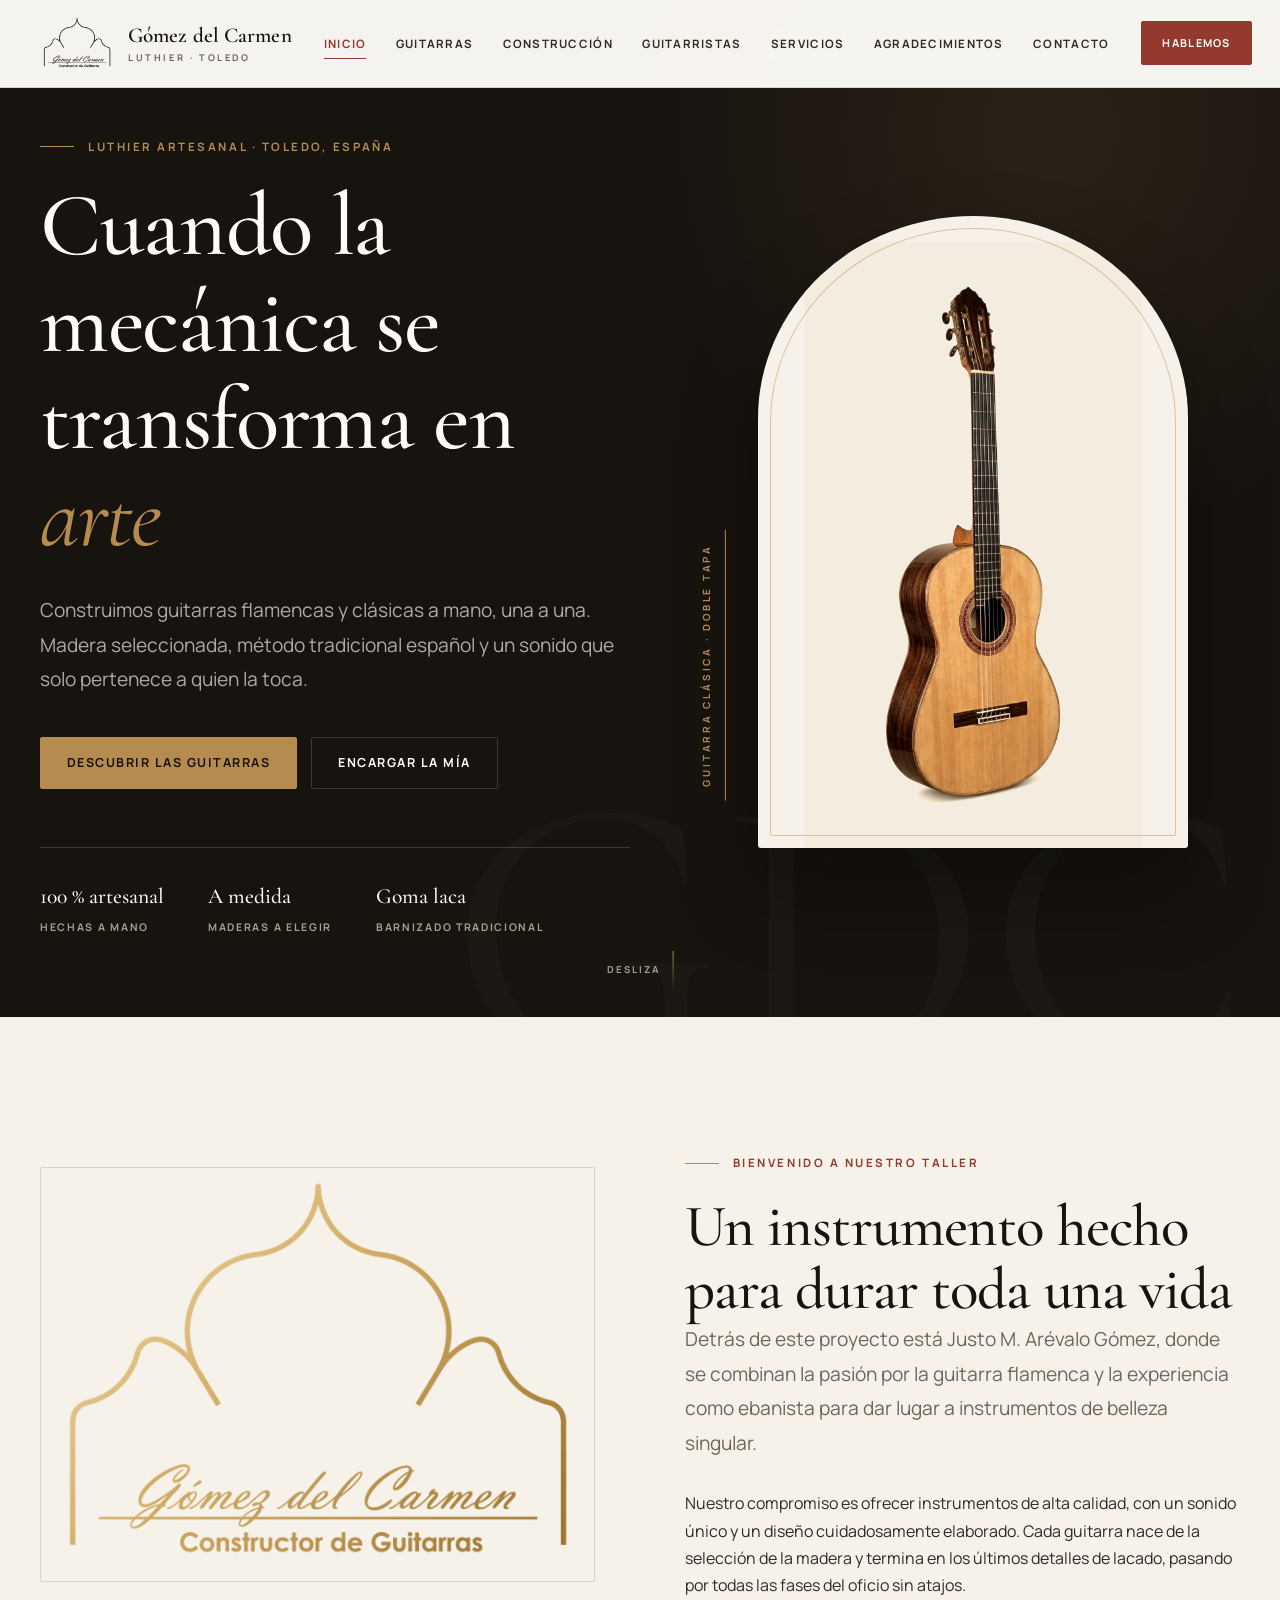
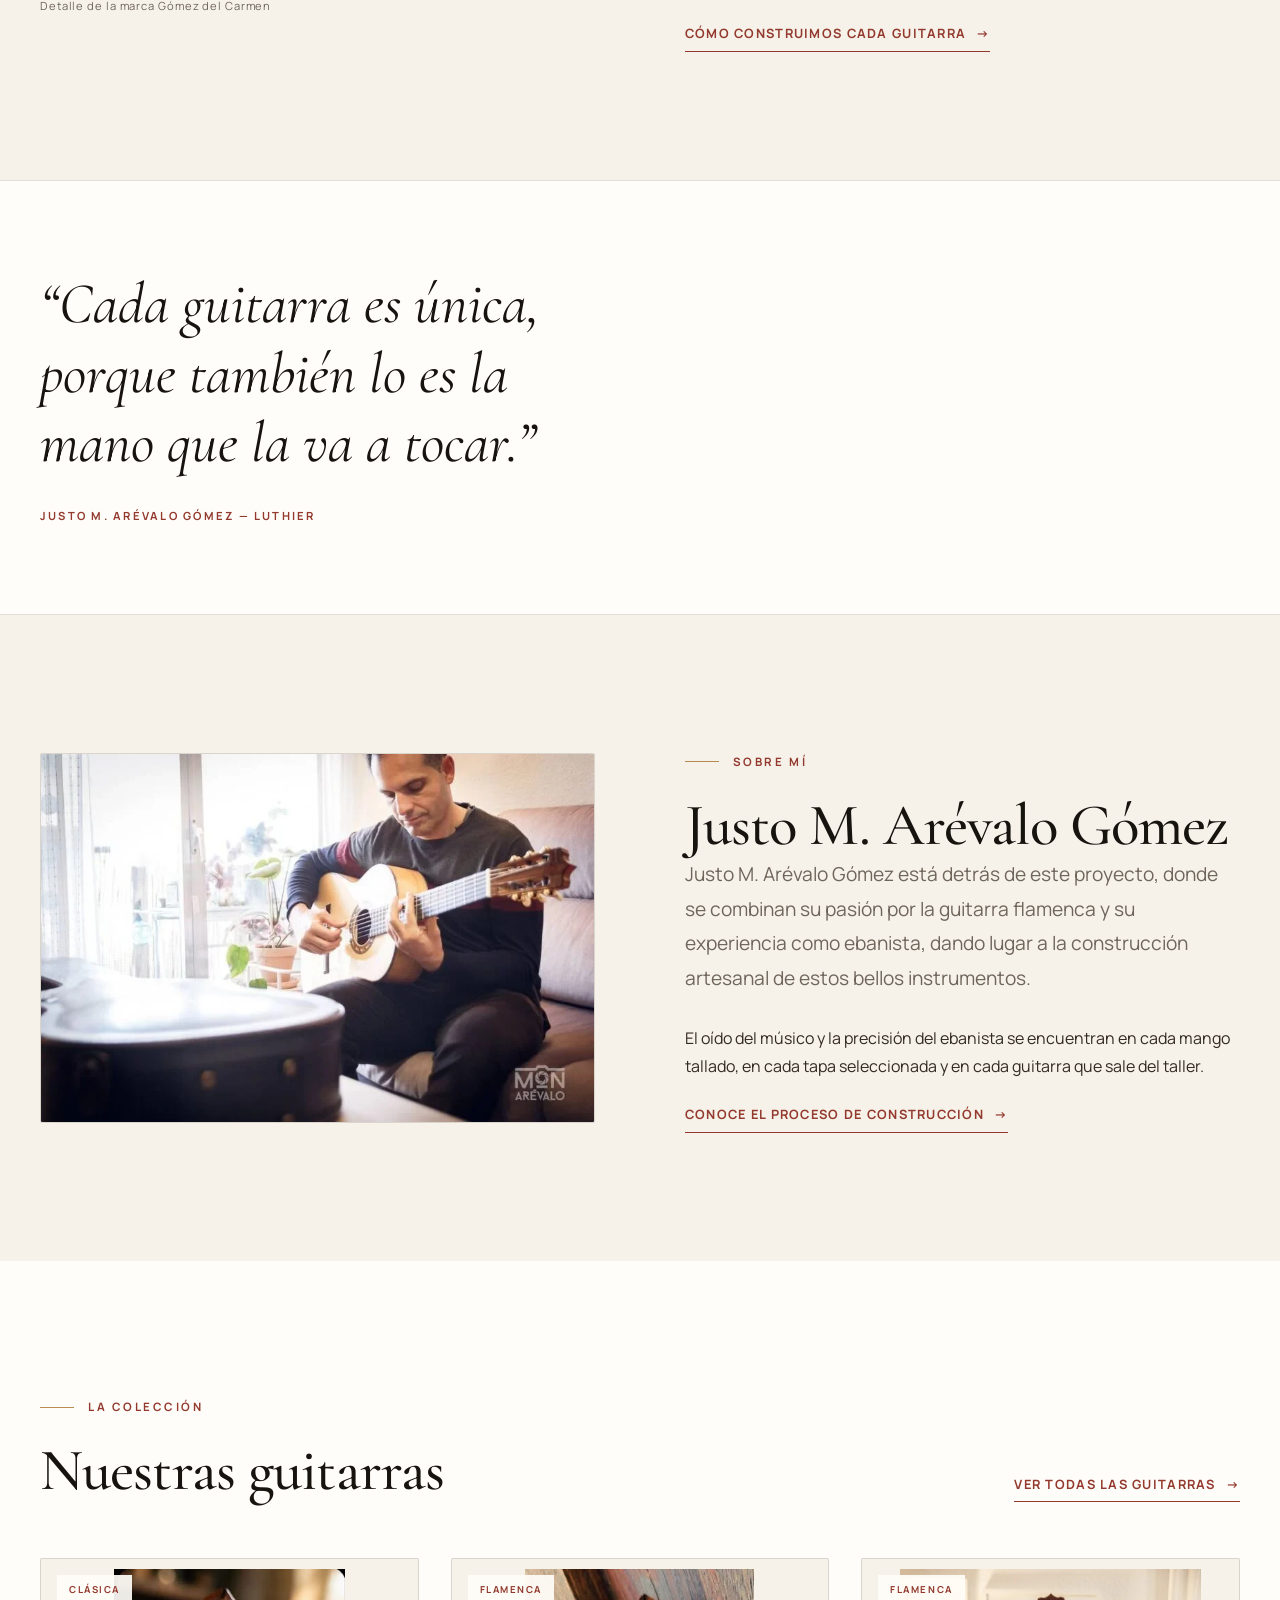
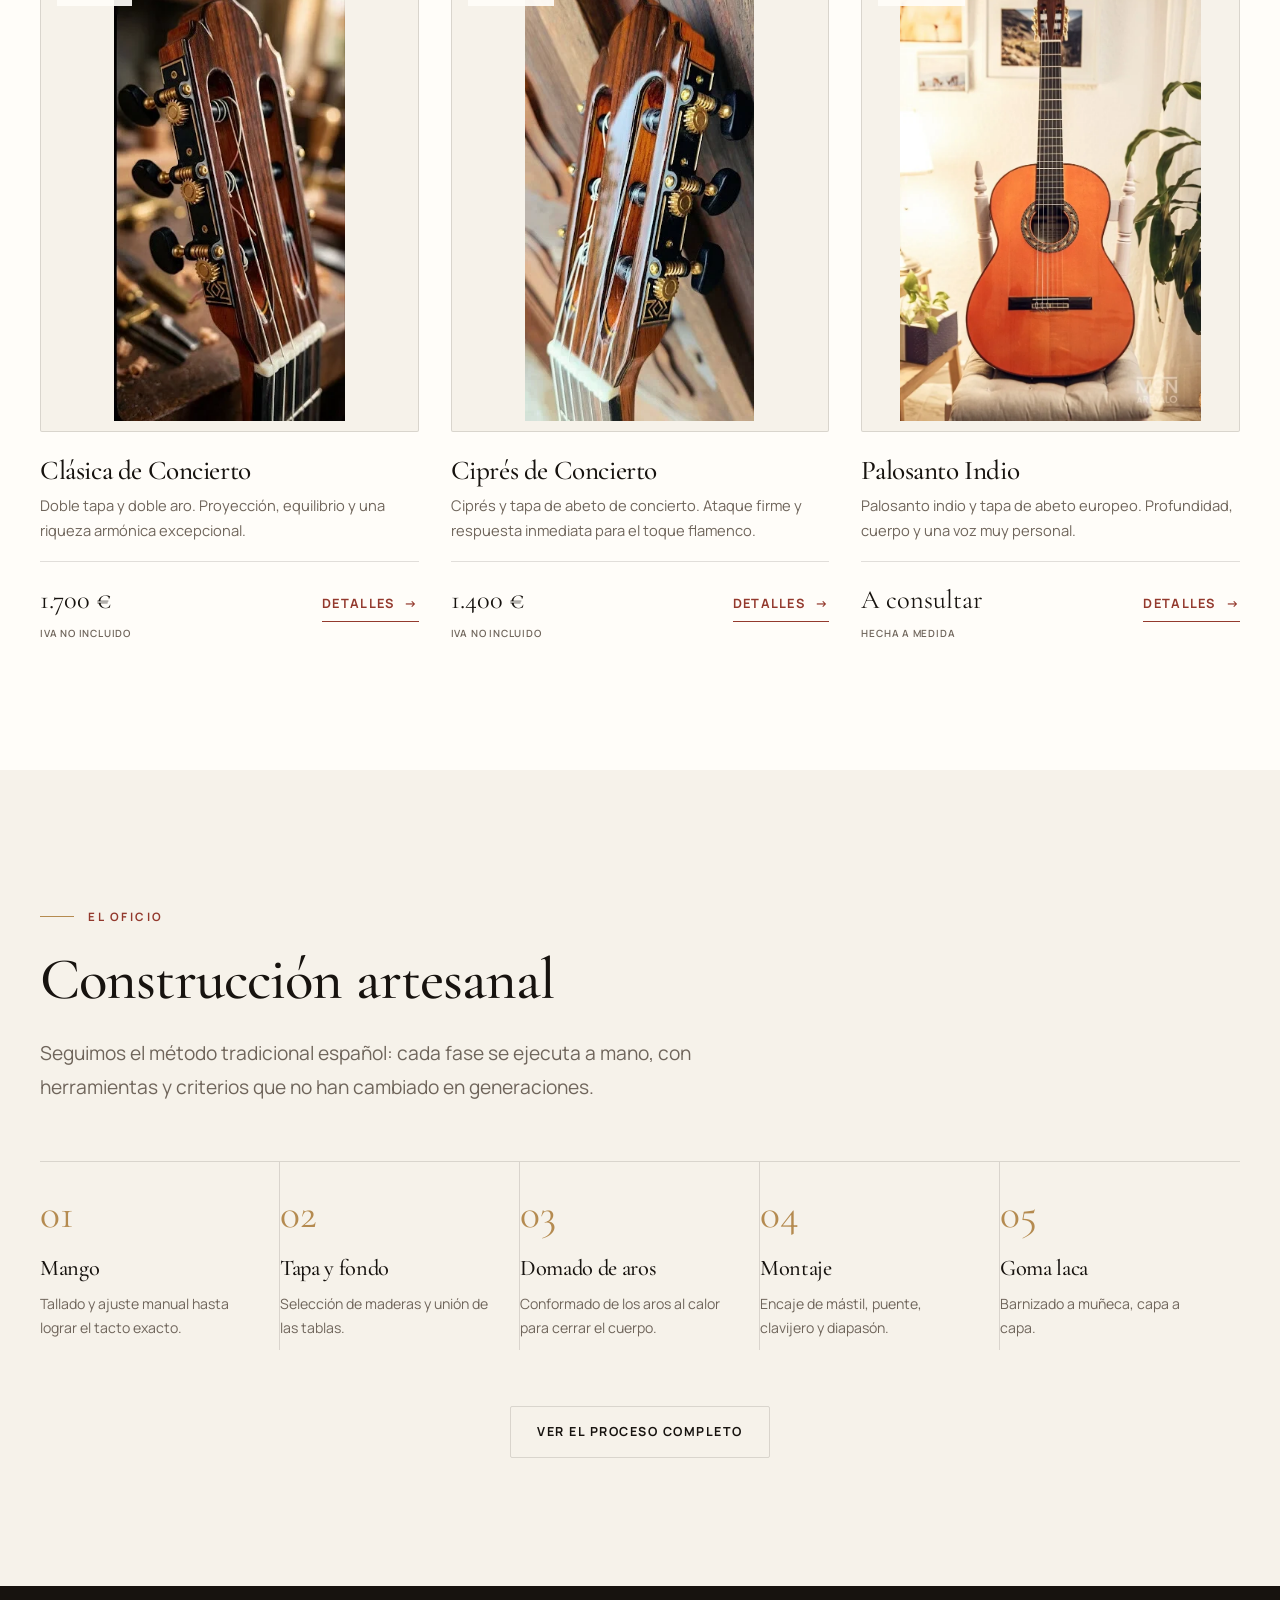
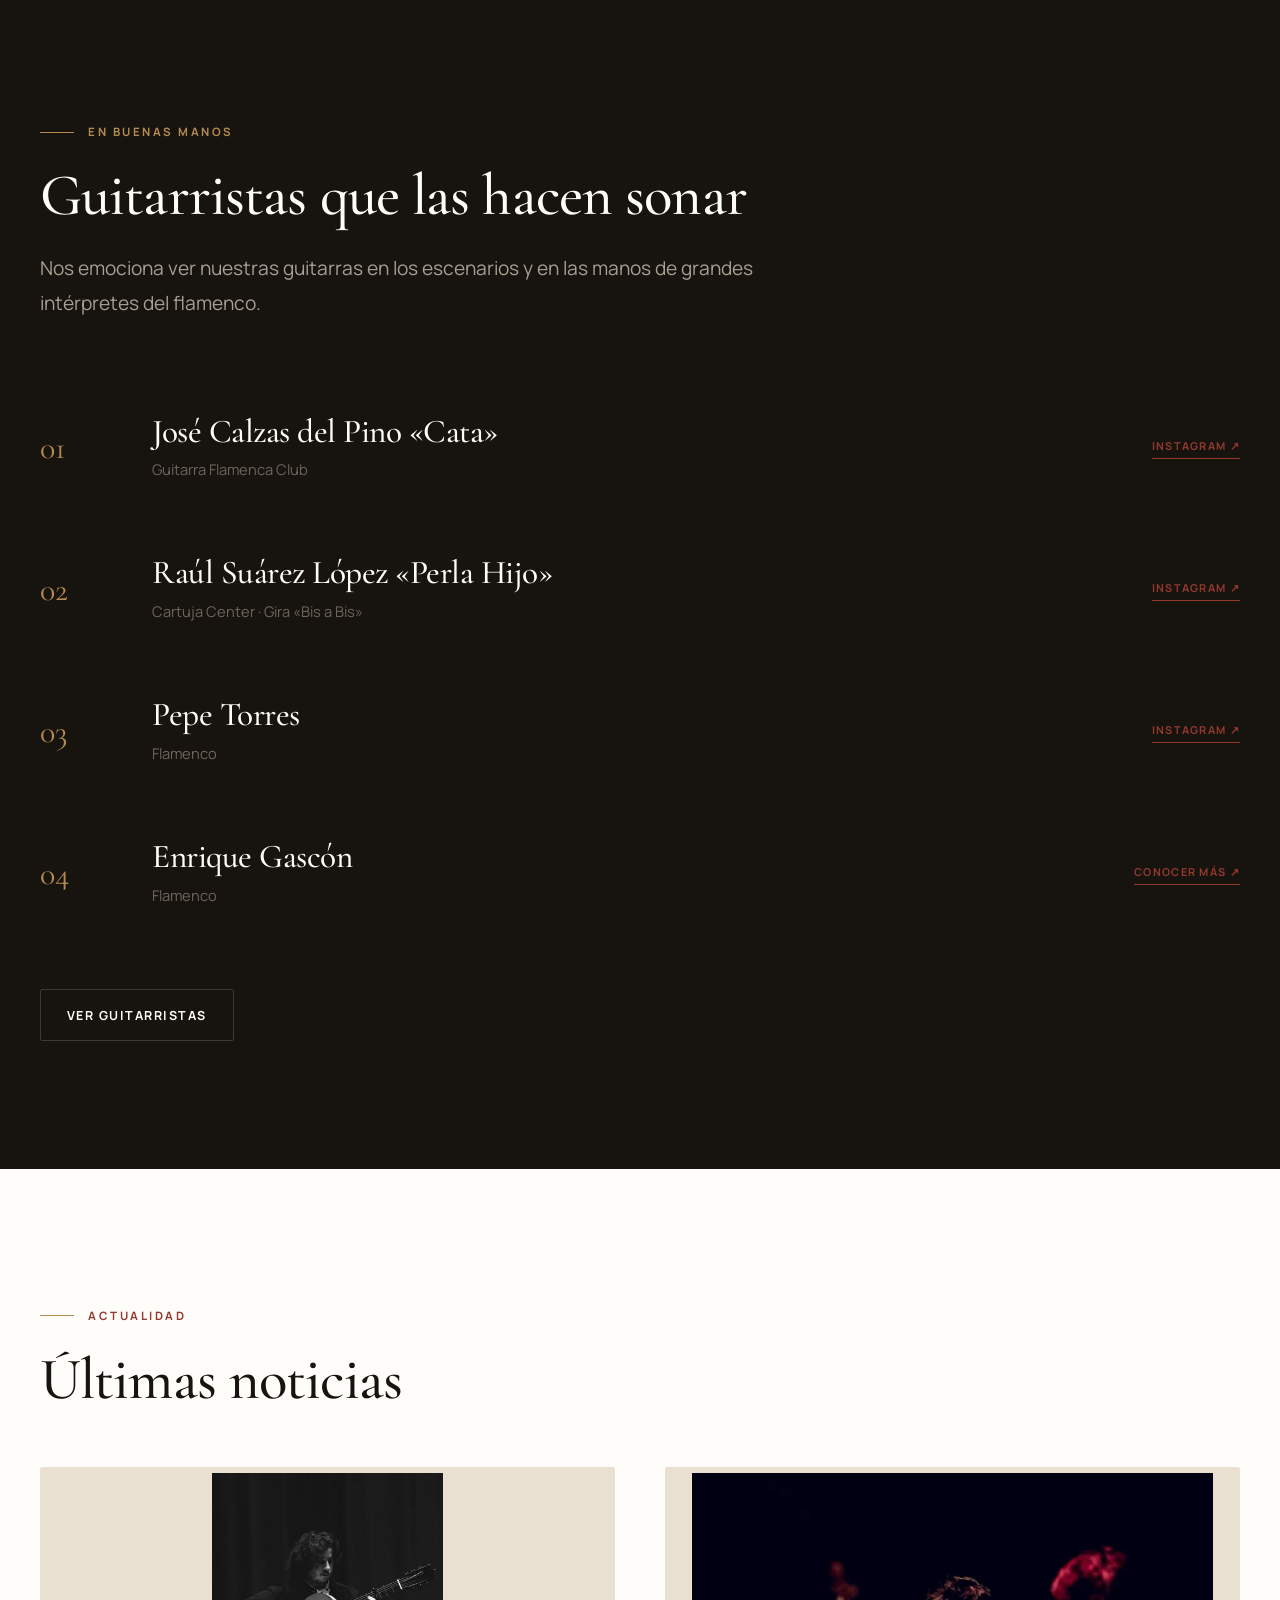
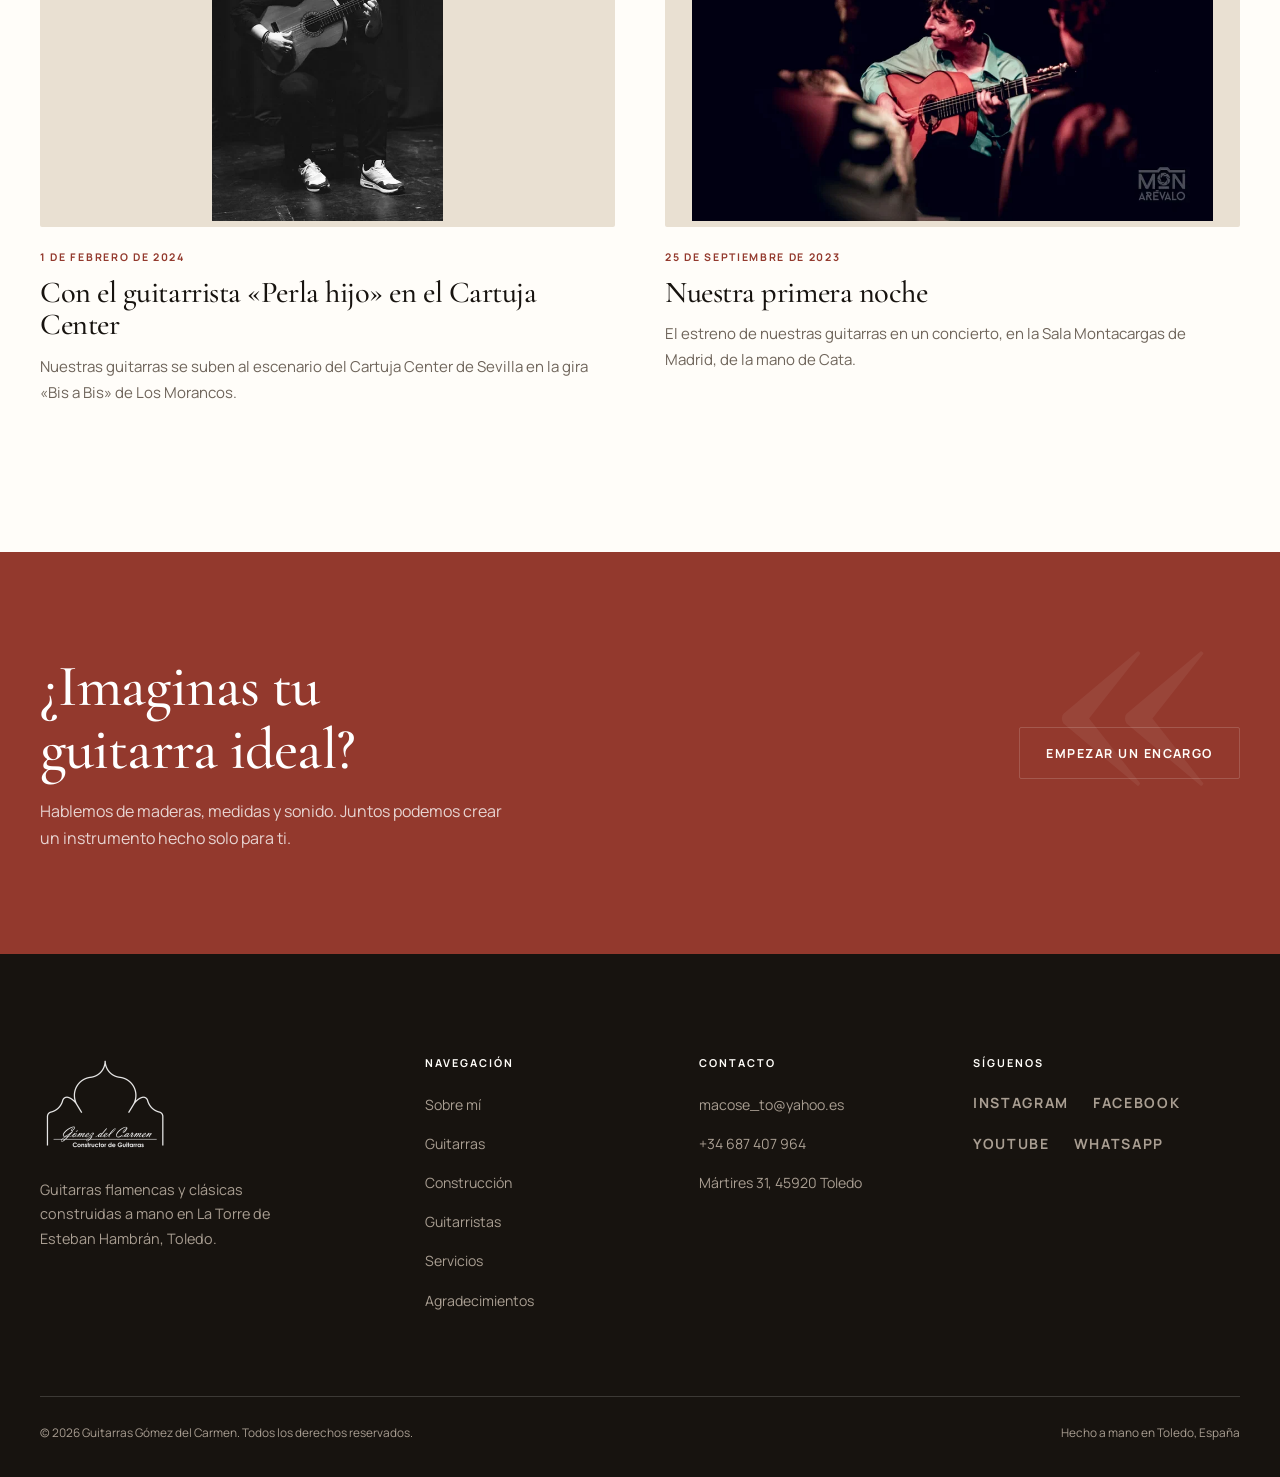
<file: index.html>
<!DOCTYPE html>
<html lang="es">
<head>
  <meta charset="UTF-8">
  <meta name="viewport" content="width=device-width, initial-scale=1">
  <title>Guitarras Gómez del Carmen — Luthier artesanal en Toledo</title>
  <meta name="description" content="Guitarras flamencas y clásicas construidas a mano siguiendo el método tradicional español. Instrumentos únicos, hechos a medida por Justo M. Arévalo Gómez en Toledo.">
  <link rel="preconnect" href="https://fonts.googleapis.com">
  <link rel="preconnect" href="https://fonts.gstatic.com" crossorigin>
  <link rel="stylesheet" href="css/styles.css">
</head>
<body>
  <a class="skip-link" href="#main-content">Ir al contenido principal</a>

  <header class="site-header">
    <div class="header-inner">
      <a class="brand" href="index.html">
        <img src="assets/logo.webp" alt="" width="520">
        <span class="brand-text"><strong>Gómez del Carmen</strong><span>Luthier · Toledo</span></span>
      </a>
      <nav class="nav-desktop" aria-label="Navegación principal">
        <a href="index.html" aria-current="page">Inicio</a>
        <a href="productos.html">Guitarras</a>
        <a href="construccion.html">Construcción</a>
        <a href="guitarristas.html">Guitarristas</a>
        <a href="servicio.html">Servicios</a>
        <a href="agradecimientos.html">Agradecimientos</a>
        <a href="contacto.html">Contacto</a>
      </nav>
      <div class="header-cta">
        <a class="btn" href="contacto.html">Hablemos</a>
        <button class="nav-toggle" type="button" aria-label="Abrir menú" aria-expanded="false" aria-controls="nav-mobile">
          <span></span><span></span><span></span>
        </button>
      </div>
    </div>
  </header>

  <nav class="nav-mobile" id="nav-mobile" aria-label="Navegación móvil">
    <a href="index.html" aria-current="page">Inicio</a>
    <a href="productos.html">Guitarras</a>
    <a href="construccion.html">Construcción artesanal</a>
    <a href="guitarristas.html">Guitarristas</a>
    <a href="servicio.html">Barnizado y reparación</a>
    <a href="agradecimientos.html">Agradecimientos</a>
    <a href="contacto.html">Contacto</a>
    <a class="btn" href="https://api.whatsapp.com/send?phone=34687407964" target="_blank" rel="noopener">Escríbenos por WhatsApp</a>
  </nav>

  <main id="main-content">

    <!-- HERO -->
    <section class="hero">
      <div class="hero-grid">
        <div class="hero-copy">
          <p class="eyebrow eyebrow--light">Luthier artesanal · Toledo, España</p>
          <h1>Cuando la mecánica se transforma en <em>arte</em></h1>
          <p class="lead">Construimos guitarras flamencas y clásicas a mano, una a una. Madera seleccionada, método tradicional español y un sonido que solo pertenece a quien la toca.</p>
          <div class="hero-actions">
            <a class="btn btn--gold" href="productos.html">Descubrir las guitarras</a>
            <a class="btn btn--light" href="contacto.html">Encargar la mía</a>
          </div>
          <div class="hero-meta">
            <div><strong>100 % artesanal</strong><span>Hechas a mano</span></div>
            <div><strong>A medida</strong><span>Maderas a elegir</span></div>
            <div><strong>Goma laca</strong><span>Barnizado tradicional</span></div>
          </div>
        </div>
        <div class="hero-visual">
          <div class="hero-badge">Guitarra clásica · Doble tapa</div>
          <div class="hero-arch">
            <img src="assets/guitarra-derecha.webp" alt="Guitarra artesanal Gómez del Carmen" width="1024" height="1835" fetchpriority="high">
          </div>
        </div>
      </div>
      <div class="hero-scroll" aria-hidden="true">Desliza</div>
    </section>

    <!-- INTRODUCCIÓN -->
    <section class="section section--cream">
      <div class="container split">
        <div class="split-media split-media--tall reveal">
          <img src="assets/marca.webp" alt="Detalle de una guitarra Gómez del Carmen" loading="lazy" width="1200" height="896">
          <p class="split-media-caption">Detalle de la marca Gómez del Carmen</p>
        </div>
        <div class="split-copy reveal reveal--delay-1">
          <p class="eyebrow">Bienvenido a nuestro taller</p>
          <h2>Un instrumento hecho para durar toda una vida</h2>
          <p class="lead">Detrás de este proyecto está Justo M. Arévalo Gómez, donde se combinan la pasión por la guitarra flamenca y la experiencia como ebanista para dar lugar a instrumentos de belleza singular.</p>
          <p>Nuestro compromiso es ofrecer instrumentos de alta calidad, con un sonido único y un diseño cuidadosamente elaborado. Cada guitarra nace de la selección de la madera y termina en los últimos detalles de lacado, pasando por todas las fases del oficio sin atajos.</p>
          <a class="link-arrow" href="construccion.html">Cómo construimos cada guitarra <span aria-hidden="true">→</span></a>
        </div>
      </div>
    </section>

    <!-- CITA -->
    <section class="quote-block">
      <div class="container">
        <blockquote>“Cada guitarra es única, porque también lo es la mano que la va a tocar.”</blockquote>
        <cite>Justo M. Arévalo Gómez — Luthier</cite>
      </div>
    </section>

    <!-- SOBRE MÍ -->
    <section class="section section--cream" id="sobre-mi">
      <div class="container split">
        <div class="split-media reveal">
          <img decoding="async" src="assets/img/4_5845684131781940778-b313ac16.webp" alt="Justo M. Arévalo Gómez en su taller" loading="lazy" width="800" height="533">
        </div>
        <div class="split-copy reveal reveal--delay-1">
          <p class="eyebrow">Sobre mí</p>
          <h2>Justo M. Arévalo Gómez</h2>
          <p class="lead">Justo M. Arévalo Gómez está detrás de este proyecto, donde se combinan su pasión por la guitarra flamenca y su experiencia como ebanista, dando lugar a la construcción artesanal de estos bellos instrumentos.</p>
          <p>El oído del músico y la precisión del ebanista se encuentran en cada mango tallado, en cada tapa seleccionada y en cada guitarra que sale del taller.</p>
          <a class="link-arrow" href="construccion.html">Conoce el proceso de construcción <span aria-hidden="true">→</span></a>
        </div>
      </div>
    </section>

    <!-- GUITARRAS DESTACADAS -->
    <section class="section">
      <div class="container">
        <div class="section-head reveal">
          <div>
            <p class="eyebrow">La colección</p>
            <h2>Nuestras guitarras</h2>
          </div>
          <a class="link-arrow" href="productos.html">Ver todas las guitarras <span aria-hidden="true">→</span></a>
        </div>
        <div class="product-grid">
          <article class="product-card reveal">
            <div class="product-card-media">
              <span class="product-card-tag">Clásica</span>
              <img width="310" height="607" decoding="async" src="assets/img/img_20261004_204218_817-high-0b3cbd89.webp" alt="Guitarra clásica de concierto de doble tapa" loading="lazy">
            </div>
            <div class="product-card-body">
              <h3>Clásica de Concierto</h3>
              <p>Doble tapa y doble aro. Proyección, equilibrio y una riqueza armónica excepcional.</p>
              <div class="product-card-foot">
                <span class="price">1.700 €<small>IVA no incluido</small></span>
                <a class="link-arrow" href="productos.html#clasica">Detalles <span aria-hidden="true">→</span></a>
              </div>
            </div>
          </article>
          <article class="product-card reveal reveal--delay-1">
            <div class="product-card-media">
              <span class="product-card-tag">Flamenca</span>
              <img width="308" height="607" decoding="async" src="assets/img/img_20261004_204243_123-high-c4911021.webp" alt="Guitarra flamenca de ciprés y tapa de abeto de concierto" loading="lazy">
            </div>
            <div class="product-card-body">
              <h3>Ciprés de Concierto</h3>
              <p>Ciprés y tapa de abeto de concierto. Ataque firme y respuesta inmediata para el toque flamenco.</p>
              <div class="product-card-foot">
                <span class="price">1.400 €<small>IVA no incluido</small></span>
                <a class="link-arrow" href="productos.html#cipres-concierto">Detalles <span aria-hidden="true">→</span></a>
              </div>
            </div>
          </article>
          <article class="product-card reveal reveal--delay-2">
            <div class="product-card-media">
              <span class="product-card-tag">Flamenca</span>
              <img width="750" height="1125" decoding="async" src="assets/img/4_5845684131781940836-4-190398c4.webp" alt="Guitarra flamenca de palosanto indio con tapa de abeto europeo" loading="lazy">
            </div>
            <div class="product-card-body">
              <h3>Palosanto Indio</h3>
              <p>Palosanto indio y tapa de abeto europeo. Profundidad, cuerpo y una voz muy personal.</p>
              <div class="product-card-foot">
                <span class="price">A consultar<small>Hecha a medida</small></span>
                <a class="link-arrow" href="productos.html#palosanto">Detalles <span aria-hidden="true">→</span></a>
              </div>
            </div>
          </article>
        </div>
      </div>
    </section>

    <!-- PROCESO -->
    <section class="section section--cream">
      <div class="container">
        <div class="section-head reveal">
          <div>
            <p class="eyebrow">El oficio</p>
            <h2>Construcción artesanal</h2>
          </div>
          <p class="lead">Seguimos el método tradicional español: cada fase se ejecuta a mano, con herramientas y criterios que no han cambiado en generaciones.</p>
        </div>
        <div class="steps reveal">
          <div class="step"><span class="step-num">01</span><h3>Mango</h3><p>Tallado y ajuste manual hasta lograr el tacto exacto.</p></div>
          <div class="step"><span class="step-num">02</span><h3>Tapa y fondo</h3><p>Selección de maderas y unión de las tablas.</p></div>
          <div class="step"><span class="step-num">03</span><h3>Domado de aros</h3><p>Conformado de los aros al calor para cerrar el cuerpo.</p></div>
          <div class="step"><span class="step-num">04</span><h3>Montaje</h3><p>Encaje de mástil, puente, clavijero y diapasón.</p></div>
          <div class="step"><span class="step-num">05</span><h3>Goma laca</h3><p>Barnizado a muñeca, capa a capa.</p></div>
        </div>
        <div style="margin-top:56px;text-align:center">
          <a class="btn btn--ghost" href="construccion.html">Ver el proceso completo</a>
        </div>
      </div>
    </section>

    <!-- GUITARRISTAS -->
    <section class="section section--ink">
      <div class="container">
        <div class="section-head reveal">
          <div>
            <p class="eyebrow eyebrow--light">En buenas manos</p>
            <h2>Guitarristas que las hacen sonar</h2>
          </div>
          <p class="lead">Nos emociona ver nuestras guitarras en los escenarios y en las manos de grandes intérpretes del flamenco.</p>
        </div>
        <div class="artist-list reveal">
          <div class="artist-row">
            <span class="artist-num">01</span>
            <div><h3>José Calzas del Pino «Cata»</h3><p>Guitarra Flamenca Club</p></div>
            <div class="artist-links"><a href="https://instagram.com/guitarras_gomez_del_carmen" target="_blank" rel="noopener">Instagram ↗</a></div>
          </div>
          <div class="artist-row">
            <span class="artist-num">02</span>
            <div><h3>Raúl Suárez López «Perla Hijo»</h3><p>Cartuja Center · Gira «Bis a Bis»</p></div>
            <div class="artist-links"><a href="https://instagram.com/perla_hijo22" target="_blank" rel="noopener">Instagram ↗</a></div>
          </div>
          <div class="artist-row">
            <span class="artist-num">03</span>
            <div><h3>Pepe Torres</h3><p>Flamenco</p></div>
            <div class="artist-links"><a href="https://instagram.com/_pepe.torres" target="_blank" rel="noopener">Instagram ↗</a></div>
          </div>
          <div class="artist-row">
            <span class="artist-num">04</span>
            <div><h3>Enrique Gascón</h3><p>Flamenco</p></div>
            <div class="artist-links"><a href="guitarristas.html">Conocer más ↗</a></div>
          </div>
        </div>
        <div style="margin-top:44px"><a class="btn btn--light" href="guitarristas.html">Ver guitarristas</a></div>
      </div>
    </section>

    <!-- NOTICIAS -->
    <section class="section">
      <div class="container">
        <div class="section-head reveal">
          <div>
            <p class="eyebrow">Actualidad</p>
            <h2>Últimas noticias</h2>
          </div>
        </div>
        <div class="news-grid">
          <a class="news-card reveal" href="blog-cartuja.html">
            <div class="news-card-media">
              <img width="417" height="625" decoding="async" src="assets/img/whatsappimage2024-01-28at2156255-1-d146a7a5.webp" alt="Guitarra en el Cartuja Center de Sevilla" loading="lazy">
            </div>
            <span class="news-card-date">1 de febrero de 2024</span>
            <h3>Con el guitarrista «Perla hijo» en el Cartuja Center</h3>
            <p>Nuestras guitarras se suben al escenario del Cartuja Center de Sevilla en la gira «Bis a Bis» de Los Morancos.</p>
          </a>
          <a class="news-card reveal reveal--delay-1" href="blog-primera-noche.html">
            <div class="news-card-media">
              <img width="937" height="625" decoding="async" src="assets/img/img_0094-427367cb.webp" alt="Estreno de las guitarras en concierto en la Sala Montacargas" loading="lazy">
            </div>
            <span class="news-card-date">25 de septiembre de 2023</span>
            <h3>Nuestra primera noche</h3>
            <p>El estreno de nuestras guitarras en un concierto, en la Sala Montacargas de Madrid, de la mano de Cata.</p>
          </a>
        </div>
      </div>
    </section>

    <!-- CTA -->
    <section class="cta-band">
      <div class="container cta-inner">
        <div>
          <h2>¿Imaginas tu guitarra ideal?</h2>
          <p>Hablemos de maderas, medidas y sonido. Juntos podemos crear un instrumento hecho solo para ti.</p>
        </div>
        <a class="btn btn--light" href="contacto.html">Empezar un encargo</a>
      </div>
    </section>

  </main>

  <footer class="site-footer">
    <div class="container footer-grid">
      <div class="footer-brand">
        <img src="assets/logo.webp" alt="Gómez del Carmen" width="520" loading="lazy">
        <p>Guitarras flamencas y clásicas construidas a mano en La Torre de Esteban Hambrán, Toledo.</p>
      </div>
      <div class="footer-col">
        <h3>Navegación</h3>
        <ul>
          <li><a href="index.html#sobre-mi">Sobre mí</a></li>
          <li><a href="productos.html">Guitarras</a></li>
          <li><a href="construccion.html">Construcción</a></li>
          <li><a href="guitarristas.html">Guitarristas</a></li>
          <li><a href="servicio.html">Servicios</a></li>
          <li><a href="agradecimientos.html">Agradecimientos</a></li>
        </ul>
      </div>
      <div class="footer-col">
        <h3>Contacto</h3>
        <ul>
          <li><a href="mailto:macose_to@yahoo.es">macose_to@yahoo.es</a></li>
          <li><a href="tel:+34687407964">+34 687 407 964</a></li>
          <li><a href="https://maps.google.com/maps?q=M%C3%A1rtires%2031%2C%20La%20Torre%20de%20Esteban%20Hambran" target="_blank" rel="noopener">Mártires 31, 45920 Toledo</a></li>
        </ul>
      </div>
      <div class="footer-col">
        <h3>Síguenos</h3>
        <div class="social-row">
          <a href="https://instagram.com/guitarras_gomez_del_carmen" target="_blank" rel="noopener">Instagram</a>
          <a href="https://facebook.com/justo.arevalogomez" target="_blank" rel="noopener">Facebook</a>
          <a href="https://youtube.com/@GUITARRASGOMEZDELCARMEN-cl9do" target="_blank" rel="noopener">YouTube</a>
          <a href="https://api.whatsapp.com/send?phone=34687407964" target="_blank" rel="noopener">WhatsApp</a>
        </div>
      </div>
    </div>
    <div class="container footer-bottom">
      <span>© <span id="current-year">2026</span> Guitarras Gómez del Carmen. Todos los derechos reservados.</span>
      <span>Hecho a mano en Toledo, España</span>
    </div>
  </footer>

  <div class="lightbox" role="dialog" aria-modal="true" aria-label="Galería de imágenes">
    <button class="lightbox-close" type="button" aria-label="Cerrar">×</button>
    <button class="lightbox-prev" type="button" aria-label="Imagen anterior">‹</button>
    <img class="lightbox-image" alt="">
    <button class="lightbox-next" type="button" aria-label="Imagen siguiente">›</button>
  </div>

  <script src="js/main.js"></script>
</body>
</html>
</file>
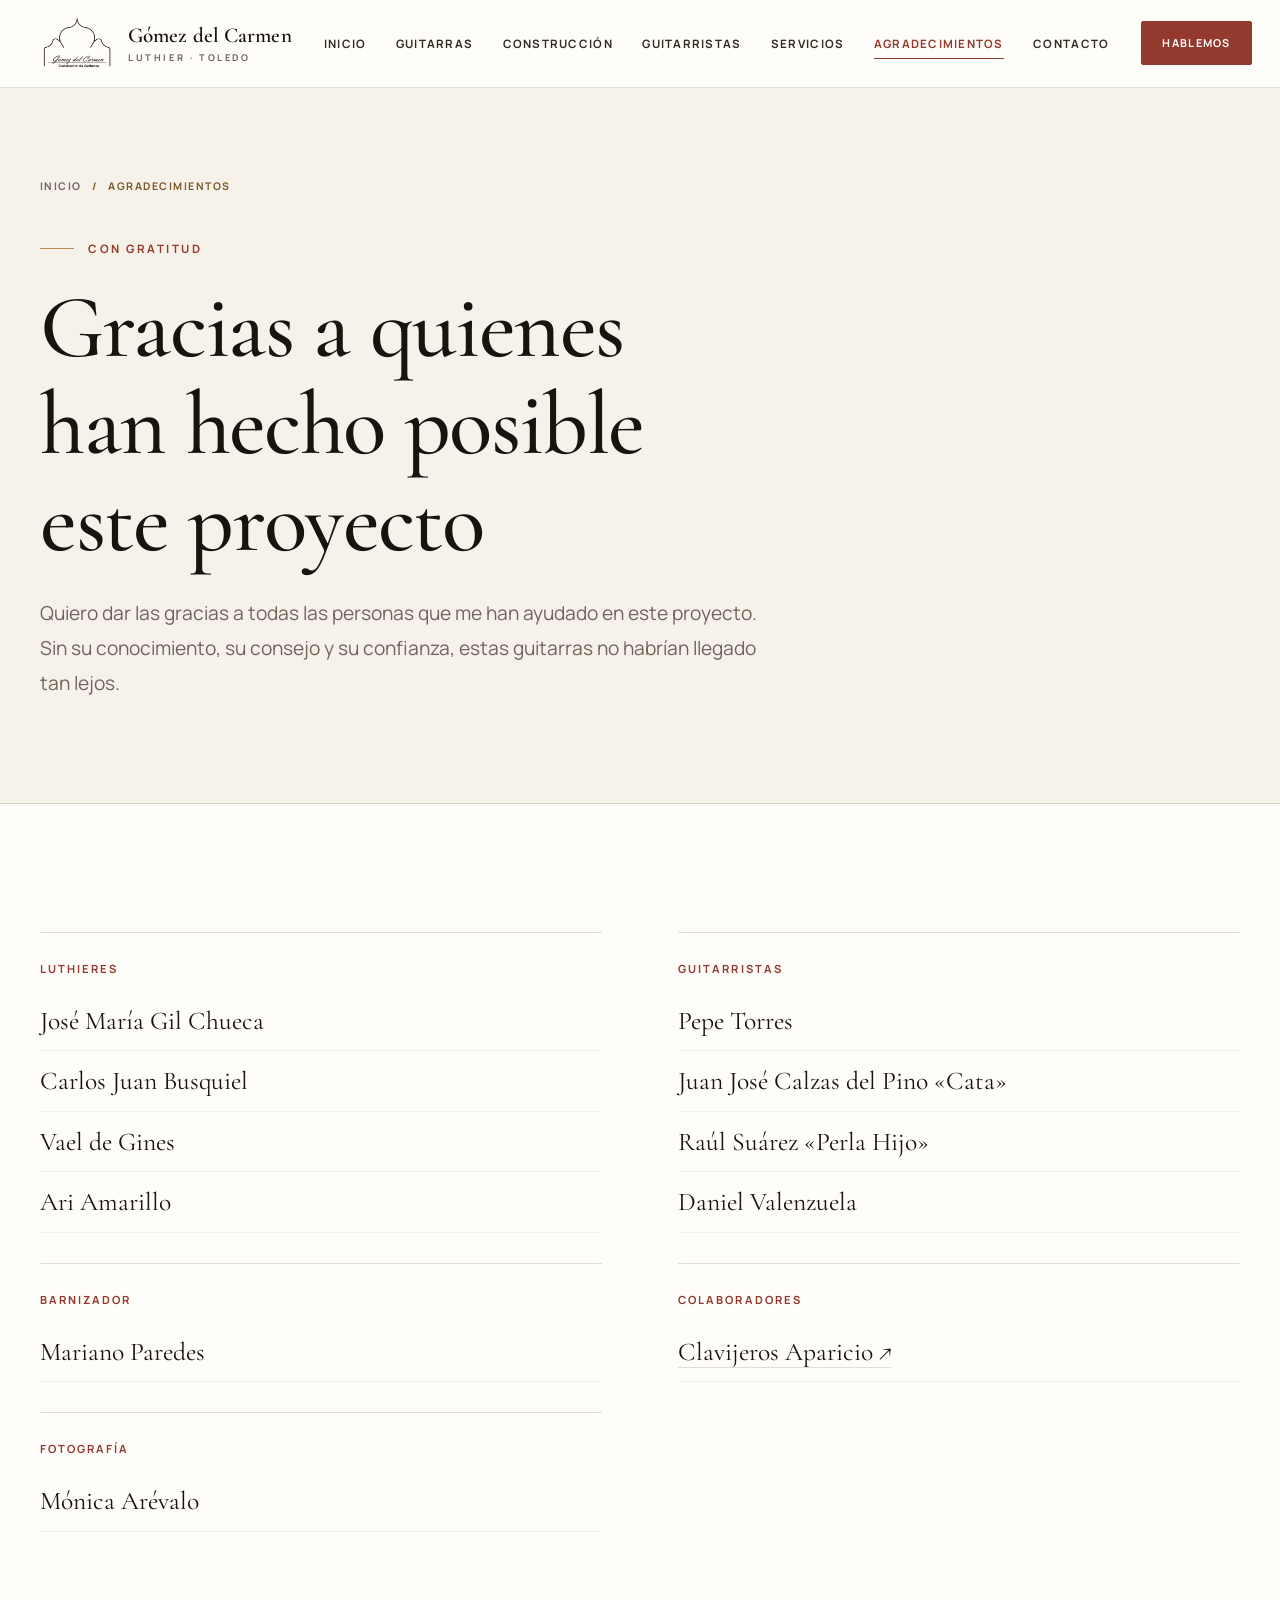
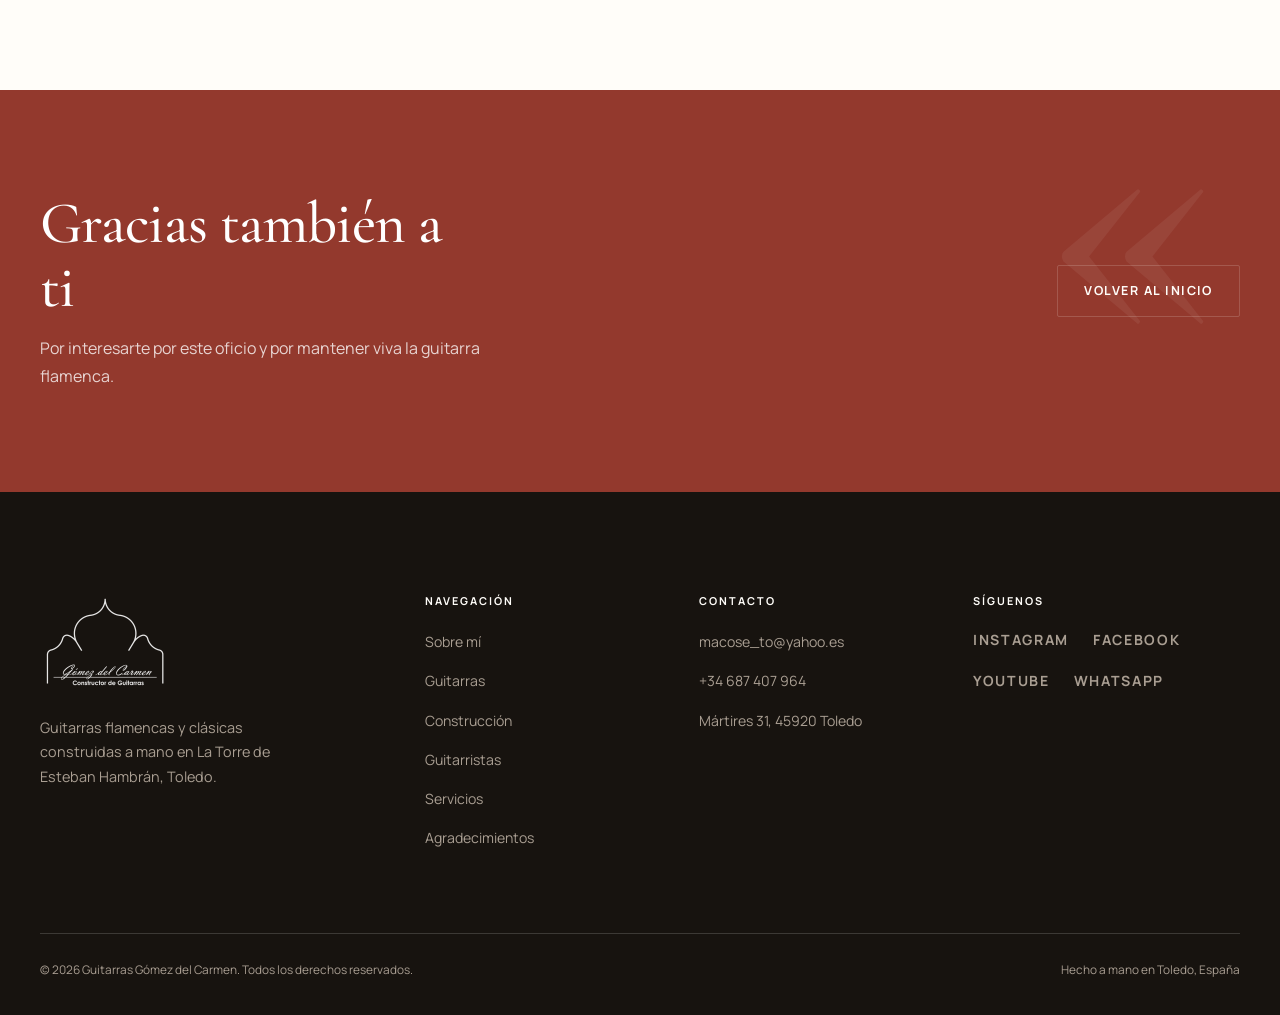
<file: agradecimientos.html>
<!DOCTYPE html>
<html lang="es">
<head>
  <meta charset="UTF-8">
  <meta name="viewport" content="width=device-width, initial-scale=1">
  <title>Agradecimientos — Guitarras Gómez del Carmen</title>
  <meta name="description" content="Agradecimientos a todas las personas que han hecho posible el proyecto Guitarras Gómez del Carmen.">
  <link rel="preconnect" href="https://fonts.googleapis.com">
  <link rel="preconnect" href="https://fonts.gstatic.com" crossorigin>
  <link rel="stylesheet" href="css/styles.css">
</head>
<body>
  <a class="skip-link" href="#main-content">Ir al contenido principal</a>

  <header class="site-header">
    <div class="header-inner">
      <a class="brand" href="index.html">
        <img src="assets/logo.webp" alt="" width="520">
        <span class="brand-text"><strong>Gómez del Carmen</strong><span>Luthier · Toledo</span></span>
      </a>
      <nav class="nav-desktop" aria-label="Navegación principal">
        <a href="index.html">Inicio</a>
        <a href="productos.html">Guitarras</a>
        <a href="construccion.html">Construcción</a>
        <a href="guitarristas.html">Guitarristas</a>
        <a href="servicio.html">Servicios</a>
        <a href="agradecimientos.html" aria-current="page">Agradecimientos</a>
        <a href="contacto.html">Contacto</a>
      </nav>
      <div class="header-cta">
        <a class="btn" href="contacto.html">Hablemos</a>
        <button class="nav-toggle" type="button" aria-label="Abrir menú" aria-expanded="false" aria-controls="nav-mobile"><span></span><span></span><span></span></button>
      </div>
    </div>
  </header>

  <nav class="nav-mobile" id="nav-mobile" aria-label="Navegación móvil">
    <a href="index.html">Inicio</a>
    <a href="productos.html">Guitarras</a>
    <a href="construccion.html">Construcción artesanal</a>
    <a href="guitarristas.html">Guitarristas</a>
    <a href="servicio.html">Barnizado y reparación</a>
    <a href="agradecimientos.html" aria-current="page">Agradecimientos</a>
    <a href="contacto.html">Contacto</a>
    <a class="btn" href="https://api.whatsapp.com/send?phone=34687407964" target="_blank" rel="noopener">Escríbenos por WhatsApp</a>
  </nav>

  <main id="main-content">

    <section class="page-hero">
      <div class="container">
        <nav class="breadcrumb" aria-label="Migas de pan"><a href="index.html">Inicio</a><span>/</span><span>Agradecimientos</span></nav>
        <p class="eyebrow">Con gratitud</p>
        <h1>Gracias a quienes han hecho posible este proyecto</h1>
        <p class="lead">Quiero dar las gracias a todas las personas que me han ayudado en este proyecto. Sin su conocimiento, su consejo y su confianza, estas guitarras no habrían llegado tan lejos.</p>
      </div>
    </section>

    <section class="section">
      <div class="container">
        <div class="thanks-grid reveal">
          <div class="thanks-group">
            <h3>Luthieres</h3>
            <ul>
              <li>José María Gil Chueca</li>
              <li>Carlos Juan Busquiel</li>
              <li>Vael de Gines</li>
              <li>Ari Amarillo</li>
            </ul>
          </div>
          <div class="thanks-group">
            <h3>Guitarristas</h3>
            <ul>
              <li>Pepe Torres</li>
              <li>Juan José Calzas del Pino «Cata»</li>
              <li>Raúl Suárez «Perla Hijo»</li>
              <li>Daniel Valenzuela</li>
            </ul>
          </div>
          <div class="thanks-group">
            <h3>Barnizador</h3>
            <ul><li>Mariano Paredes</li></ul>
          </div>
          <div class="thanks-group">
            <h3>Colaboradores</h3>
            <ul><li><a href="http://clavijerosaparicio.com" target="_blank" rel="noopener" style="border-bottom:1px solid var(--line)">Clavijeros Aparicio ↗</a></li></ul>
          </div>
          <div class="thanks-group">
            <h3>Fotografía</h3>
            <ul><li>Mónica Arévalo</li></ul>
          </div>
        </div>
      </div>
    </section>

    <section class="cta-band">
      <div class="container cta-inner">
        <div>
          <h2>Gracias también a ti</h2>
          <p>Por interesarte por este oficio y por mantener viva la guitarra flamenca.</p>
        </div>
        <a class="btn btn--light" href="index.html">Volver al inicio</a>
      </div>
    </section>
  </main>

  <footer class="site-footer">
    <div class="container footer-grid">
      <div class="footer-brand">
        <img src="assets/logo.webp" alt="Gómez del Carmen" width="520" loading="lazy">
        <p>Guitarras flamencas y clásicas construidas a mano en La Torre de Esteban Hambrán, Toledo.</p>
      </div>
      <div class="footer-col"><h3>Navegación</h3><ul>
        <li><a href="index.html#sobre-mi">Sobre mí</a></li>
        <li><a href="productos.html">Guitarras</a></li><li><a href="construccion.html">Construcción</a></li>
        <li><a href="guitarristas.html">Guitarristas</a></li><li><a href="servicio.html">Servicios</a></li>
        <li><a href="agradecimientos.html">Agradecimientos</a></li></ul></div>
      <div class="footer-col"><h3>Contacto</h3><ul>
        <li><a href="mailto:macose_to@yahoo.es">macose_to@yahoo.es</a></li>
        <li><a href="tel:+34687407964">+34 687 407 964</a></li>
        <li><a href="https://maps.google.com/maps?q=M%C3%A1rtires%2031%2C%20La%20Torre%20de%20Esteban%20Hambran" target="_blank" rel="noopener">Mártires 31, 45920 Toledo</a></li></ul></div>
      <div class="footer-col"><h3>Síguenos</h3><div class="social-row">
        <a href="https://instagram.com/guitarras_gomez_del_carmen" target="_blank" rel="noopener">Instagram</a>
        <a href="https://facebook.com/justo.arevalogomez" target="_blank" rel="noopener">Facebook</a>
        <a href="https://youtube.com/@GUITARRASGOMEZDELCARMEN-cl9do" target="_blank" rel="noopener">YouTube</a>
        <a href="https://api.whatsapp.com/send?phone=34687407964" target="_blank" rel="noopener">WhatsApp</a></div></div>
    </div>
    <div class="container footer-bottom">
      <span>© <span id="current-year">2026</span> Guitarras Gómez del Carmen. Todos los derechos reservados.</span>
      <span>Hecho a mano en Toledo, España</span>
    </div>
  </footer>

  <script src="js/main.js"></script>
</body>
</html>
</file>
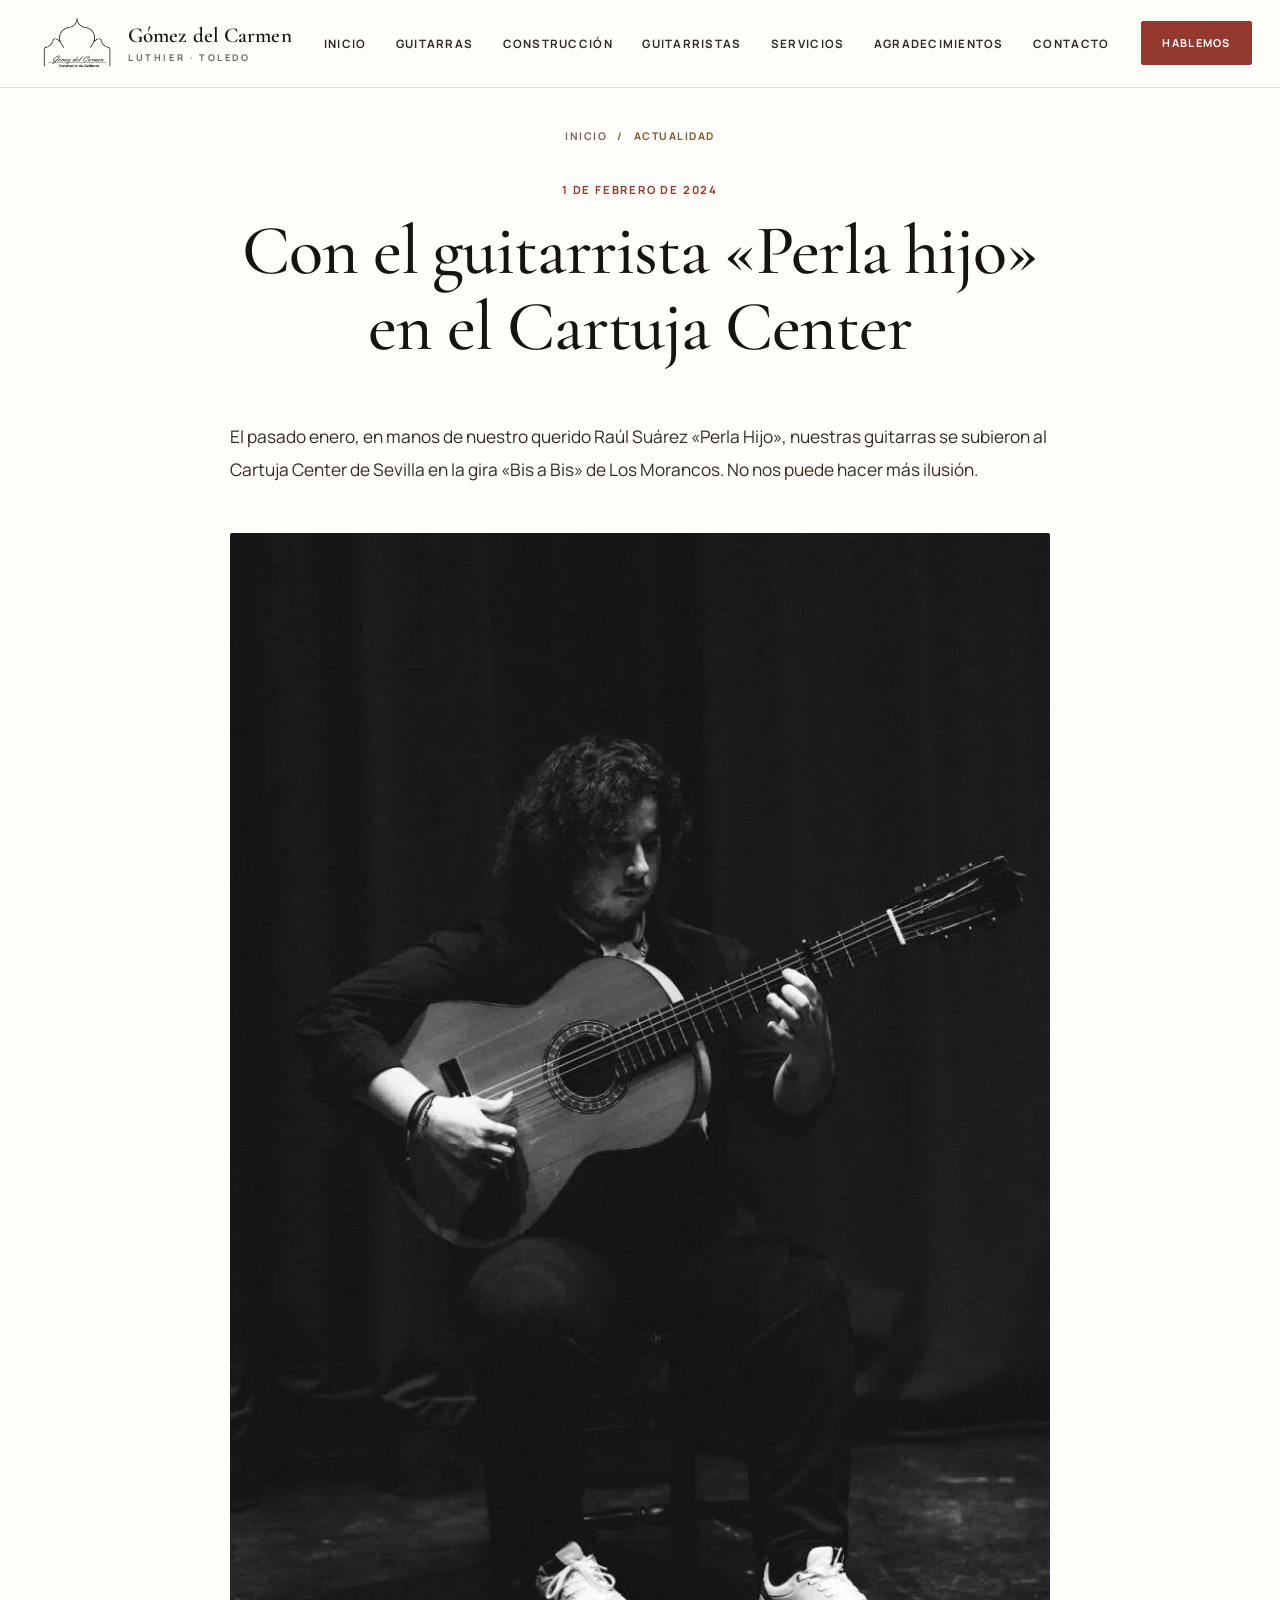
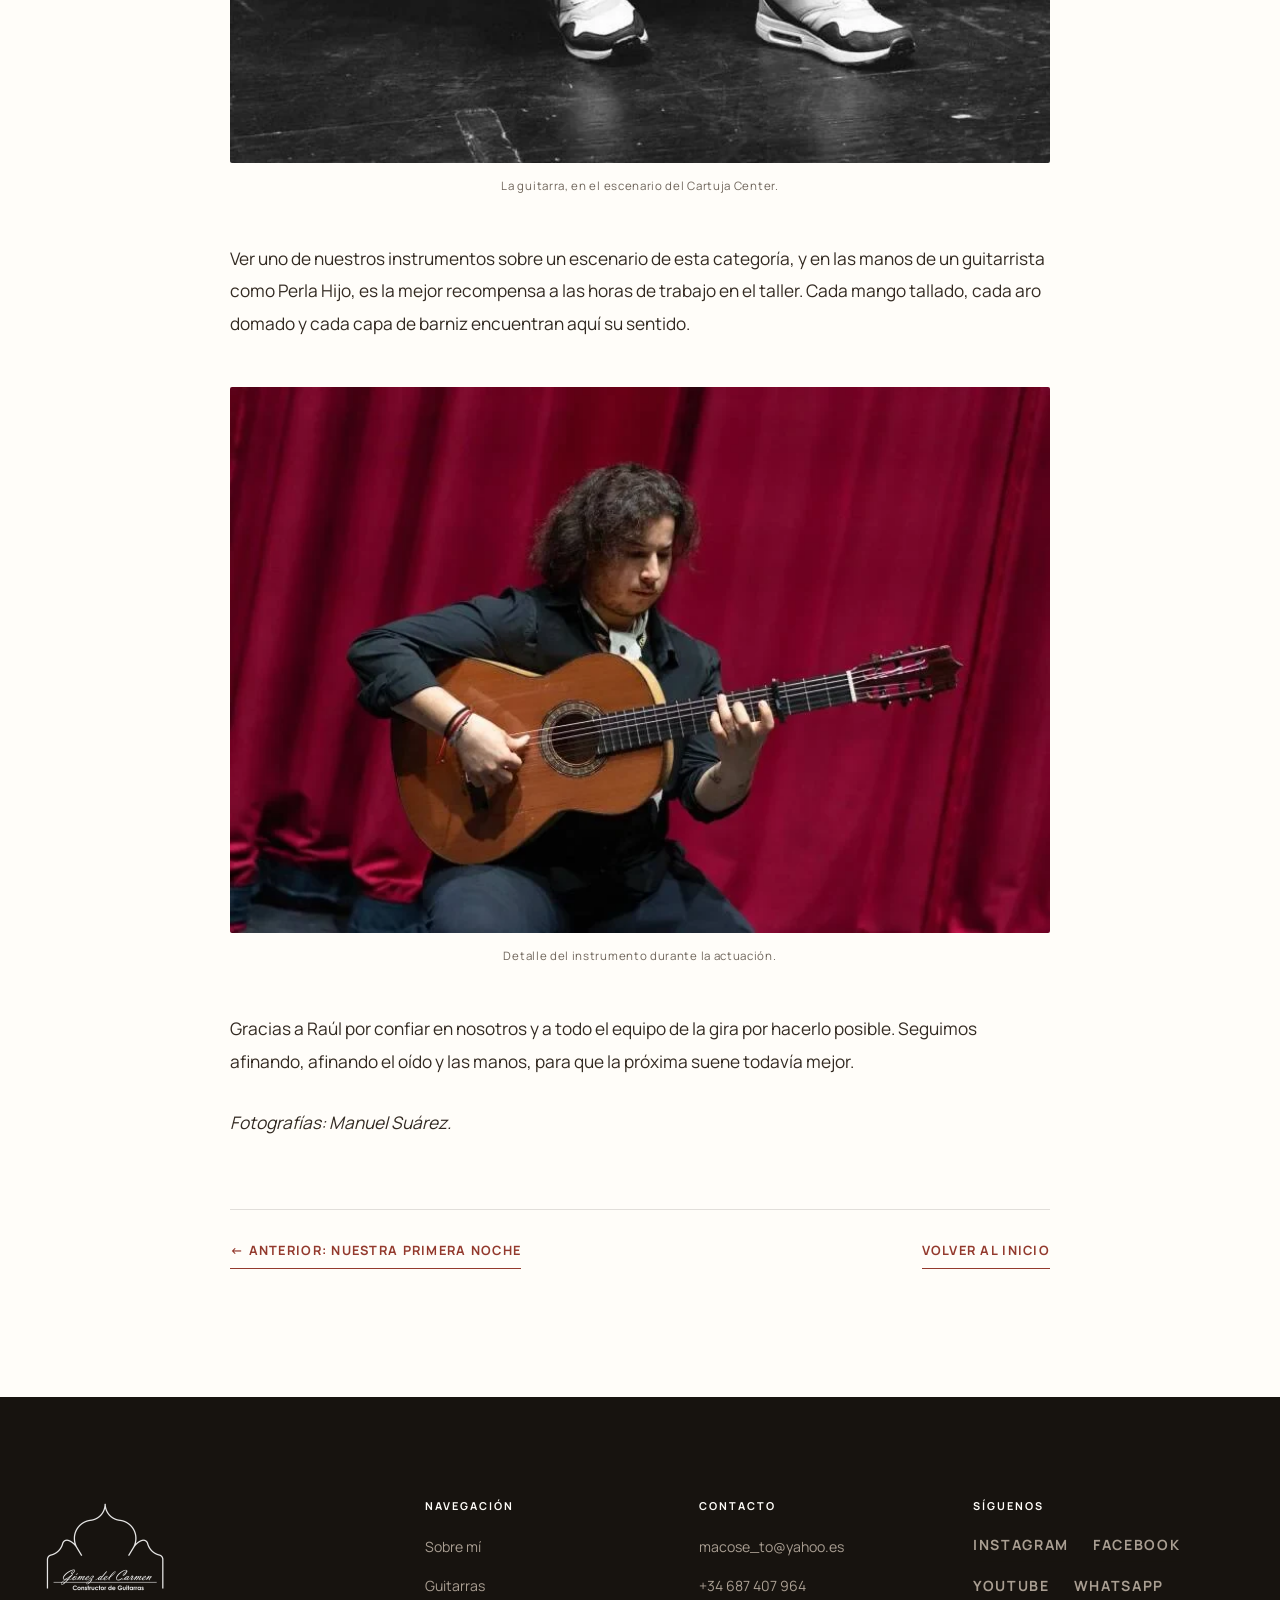
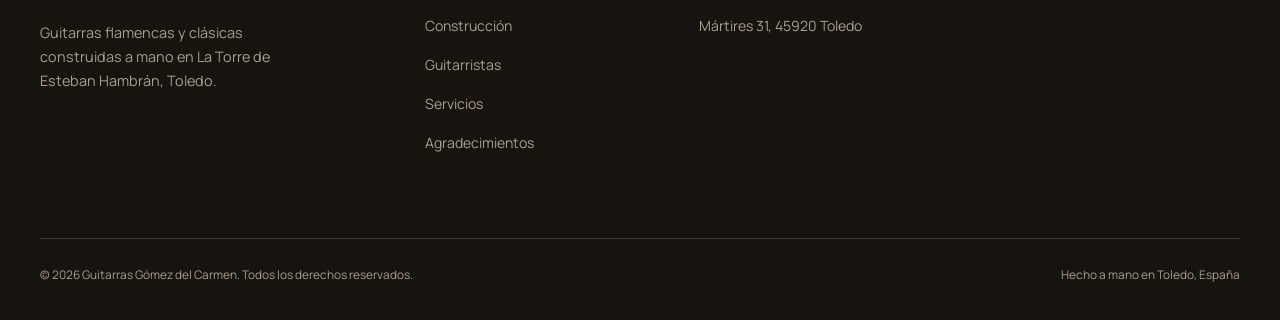
<file: blog-cartuja.html>
<!DOCTYPE html>
<html lang="es">
<head>
  <meta charset="UTF-8">
  <meta name="viewport" content="width=device-width, initial-scale=1">
  <title>Con el guitarrista «Perla hijo» en el Cartuja Center — Guitarras Gómez del Carmen</title>
  <meta name="description" content="Nuestras guitarras se suben al Cartuja Center de Sevilla en manos de Raúl Suárez «Perla Hijo», en la gira «Bis a Bis» de Los Morancos.">
  <link rel="preconnect" href="https://fonts.googleapis.com">
  <link rel="preconnect" href="https://fonts.gstatic.com" crossorigin>
  <link rel="stylesheet" href="css/styles.css">
</head>
<body>
  <a class="skip-link" href="#main-content">Ir al contenido principal</a>

  <header class="site-header">
    <div class="header-inner">
      <a class="brand" href="index.html">
        <img src="assets/logo.webp" alt="" width="520">
        <span class="brand-text"><strong>Gómez del Carmen</strong><span>Luthier · Toledo</span></span>
      </a>
      <nav class="nav-desktop" aria-label="Navegación principal">
        <a href="index.html">Inicio</a>
        <a href="productos.html">Guitarras</a>
        <a href="construccion.html">Construcción</a>
        <a href="guitarristas.html">Guitarristas</a>
        <a href="servicio.html">Servicios</a>
        <a href="agradecimientos.html">Agradecimientos</a>
        <a href="contacto.html">Contacto</a>
      </nav>
      <div class="header-cta">
        <a class="btn" href="contacto.html">Hablemos</a>
        <button class="nav-toggle" type="button" aria-label="Abrir menú" aria-expanded="false" aria-controls="nav-mobile"><span></span><span></span><span></span></button>
      </div>
    </div>
  </header>

  <nav class="nav-mobile" id="nav-mobile" aria-label="Navegación móvil">
    <a href="index.html">Inicio</a>
    <a href="productos.html">Guitarras</a>
    <a href="construccion.html">Construcción artesanal</a>
    <a href="guitarristas.html">Guitarristas</a>
    <a href="servicio.html">Barnizado y reparación</a>
    <a href="agradecimientos.html">Agradecimientos</a>
    <a href="contacto.html">Contacto</a>
    <a class="btn" href="https://api.whatsapp.com/send?phone=34687407964" target="_blank" rel="noopener">Escríbenos por WhatsApp</a>
  </nav>

  <main id="main-content">
    <article class="section article">
      <div class="article-header">
        <nav class="breadcrumb" aria-label="Migas de pan" style="justify-content:center"><a href="index.html">Inicio</a><span>/</span><span>Actualidad</span></nav>
        <p class="article-meta">1 de febrero de 2024</p>
        <h1>Con el guitarrista «Perla hijo» en el Cartuja Center</h1>
      </div>

      <div class="article-body">
        <p>El pasado enero, en manos de nuestro querido Raúl Suárez «Perla Hijo», nuestras guitarras se subieron al Cartuja Center de Sevilla en la gira «Bis a Bis» de Los Morancos. No nos puede hacer más ilusión.</p>

        <figure>
          <img width="800" height="1200" decoding="async" src="assets/img/whatsappimage2024-01-28at2156255-1-6ad1f9c6.webp" alt="Guitarra Gómez del Carmen en el Cartuja Center de Sevilla" loading="lazy">
          <figcaption>La guitarra, en el escenario del Cartuja Center.</figcaption>
        </figure>

        <p>Ver uno de nuestros instrumentos sobre un escenario de esta categoría, y en las manos de un guitarrista como Perla Hijo, es la mejor recompensa a las horas de trabajo en el taller. Cada mango tallado, cada aro domado y cada capa de barniz encuentran aquí su sentido.</p>

        <figure>
          <img width="800" height="533" decoding="async" src="assets/img/whatsappimage2024-01-28at2156256-1-937f0892.webp" alt="Detalle de la guitarra en el concierto" loading="lazy">
          <figcaption>Detalle del instrumento durante la actuación.</figcaption>
        </figure>

        <p>Gracias a Raúl por confiar en nosotros y a todo el equipo de la gira por hacerlo posible. Seguimos afinando, afinando el oído y las manos, para que la próxima suene todavía mejor.</p>

        <p><em>Fotografías: Manuel Suárez.</em></p>
      </div>

      <div class="article-nav">
        <a class="link-arrow" href="blog-primera-noche.html">← Anterior: Nuestra primera noche</a>
        <a class="link-arrow" href="index.html">Volver al inicio</a>
      </div>
    </article>
  </main>

  <footer class="site-footer">
    <div class="container footer-grid">
      <div class="footer-brand">
        <img src="assets/logo.webp" alt="Gómez del Carmen" width="520" loading="lazy">
        <p>Guitarras flamencas y clásicas construidas a mano en La Torre de Esteban Hambrán, Toledo.</p>
      </div>
      <div class="footer-col"><h3>Navegación</h3><ul>
        <li><a href="index.html#sobre-mi">Sobre mí</a></li>
        <li><a href="productos.html">Guitarras</a></li><li><a href="construccion.html">Construcción</a></li>
        <li><a href="guitarristas.html">Guitarristas</a></li><li><a href="servicio.html">Servicios</a></li>
        <li><a href="agradecimientos.html">Agradecimientos</a></li></ul></div>
      <div class="footer-col"><h3>Contacto</h3><ul>
        <li><a href="mailto:macose_to@yahoo.es">macose_to@yahoo.es</a></li>
        <li><a href="tel:+34687407964">+34 687 407 964</a></li>
        <li><a href="https://maps.google.com/maps?q=M%C3%A1rtires%2031%2C%20La%20Torre%20de%20Esteban%20Hambran" target="_blank" rel="noopener">Mártires 31, 45920 Toledo</a></li></ul></div>
      <div class="footer-col"><h3>Síguenos</h3><div class="social-row">
        <a href="https://instagram.com/guitarras_gomez_del_carmen" target="_blank" rel="noopener">Instagram</a>
        <a href="https://facebook.com/justo.arevalogomez" target="_blank" rel="noopener">Facebook</a>
        <a href="https://youtube.com/@GUITARRASGOMEZDELCARMEN-cl9do" target="_blank" rel="noopener">YouTube</a>
        <a href="https://api.whatsapp.com/send?phone=34687407964" target="_blank" rel="noopener">WhatsApp</a></div></div>
    </div>
    <div class="container footer-bottom">
      <span>© <span id="current-year">2026</span> Guitarras Gómez del Carmen. Todos los derechos reservados.</span>
      <span>Hecho a mano en Toledo, España</span>
    </div>
  </footer>

  <script src="js/main.js"></script>
</body>
</html>
</file>
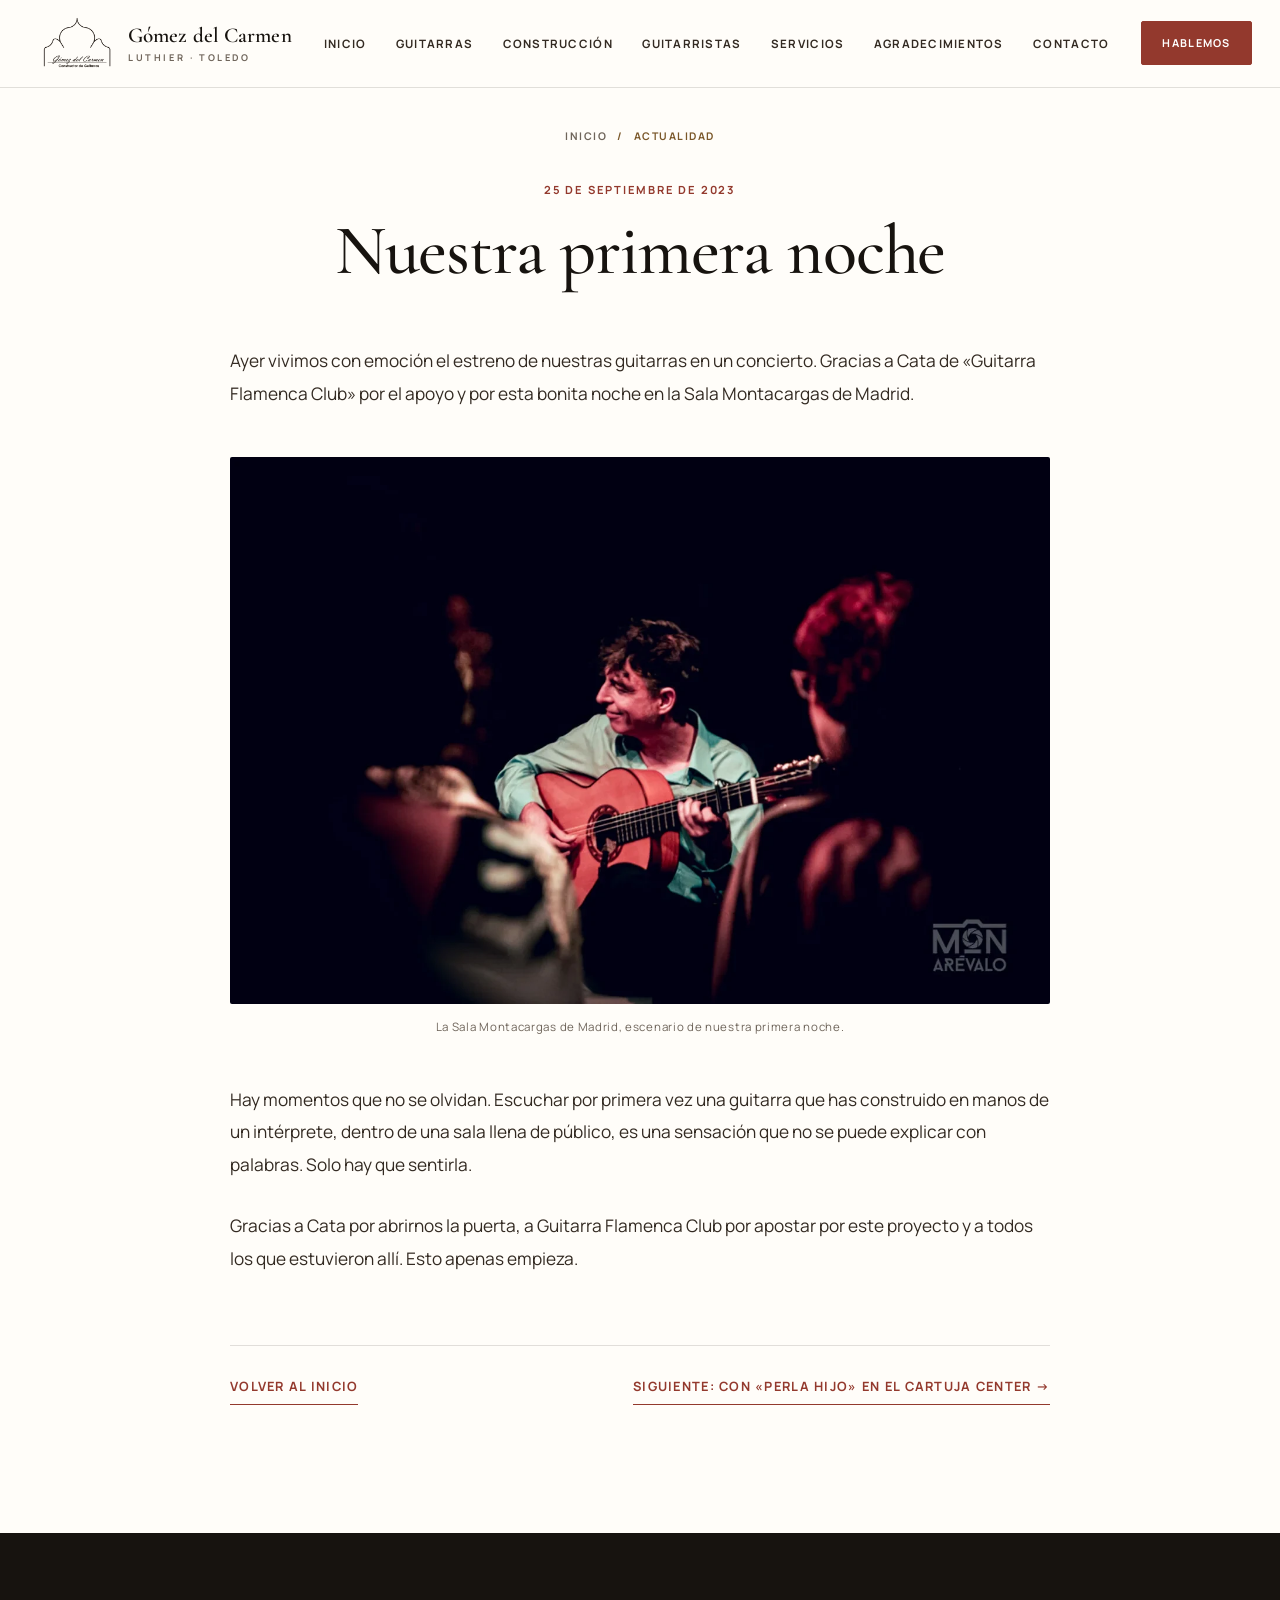
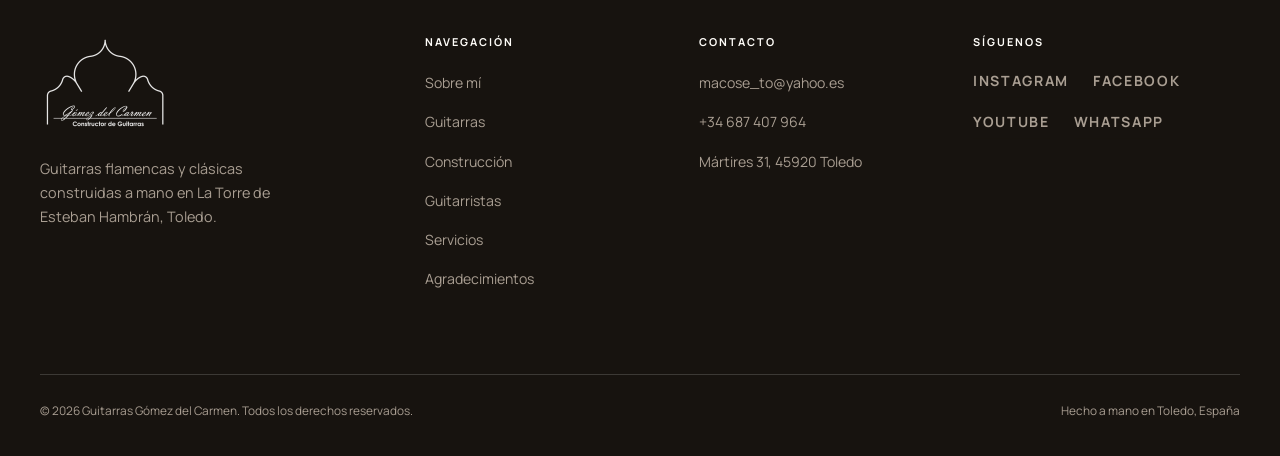
<file: blog-primera-noche.html>
<!DOCTYPE html>
<html lang="es">
<head>
  <meta charset="UTF-8">
  <meta name="viewport" content="width=device-width, initial-scale=1">
  <title>Nuestra primera noche — Guitarras Gómez del Carmen</title>
  <meta name="description" content="El estreno de nuestras guitarras en concierto, en la Sala Montacargas de Madrid, de la mano de Cata y Guitarra Flamenca Club.">
  <link rel="preconnect" href="https://fonts.googleapis.com">
  <link rel="preconnect" href="https://fonts.gstatic.com" crossorigin>
  <link rel="stylesheet" href="css/styles.css">
</head>
<body>
  <a class="skip-link" href="#main-content">Ir al contenido principal</a>

  <header class="site-header">
    <div class="header-inner">
      <a class="brand" href="index.html">
        <img src="assets/logo.webp" alt="" width="520">
        <span class="brand-text"><strong>Gómez del Carmen</strong><span>Luthier · Toledo</span></span>
      </a>
      <nav class="nav-desktop" aria-label="Navegación principal">
        <a href="index.html">Inicio</a>
        <a href="productos.html">Guitarras</a>
        <a href="construccion.html">Construcción</a>
        <a href="guitarristas.html">Guitarristas</a>
        <a href="servicio.html">Servicios</a>
        <a href="agradecimientos.html">Agradecimientos</a>
        <a href="contacto.html">Contacto</a>
      </nav>
      <div class="header-cta">
        <a class="btn" href="contacto.html">Hablemos</a>
        <button class="nav-toggle" type="button" aria-label="Abrir menú" aria-expanded="false" aria-controls="nav-mobile"><span></span><span></span><span></span></button>
      </div>
    </div>
  </header>

  <nav class="nav-mobile" id="nav-mobile" aria-label="Navegación móvil">
    <a href="index.html">Inicio</a>
    <a href="productos.html">Guitarras</a>
    <a href="construccion.html">Construcción artesanal</a>
    <a href="guitarristas.html">Guitarristas</a>
    <a href="servicio.html">Barnizado y reparación</a>
    <a href="agradecimientos.html">Agradecimientos</a>
    <a href="contacto.html">Contacto</a>
    <a class="btn" href="https://api.whatsapp.com/send?phone=34687407964" target="_blank" rel="noopener">Escríbenos por WhatsApp</a>
  </nav>

  <main id="main-content">
    <article class="section article">
      <div class="article-header">
        <nav class="breadcrumb" aria-label="Migas de pan" style="justify-content:center"><a href="index.html">Inicio</a><span>/</span><span>Actualidad</span></nav>
        <p class="article-meta">25 de septiembre de 2023</p>
        <h1>Nuestra primera noche</h1>
      </div>

      <div class="article-body">
        <p>Ayer vivimos con emoción el estreno de nuestras guitarras en un concierto. Gracias a Cata de «Guitarra Flamenca Club» por el apoyo y por esta bonita noche en la Sala Montacargas de Madrid.</p>

        <figure>
          <img width="1400" height="934" decoding="async" src="assets/img/img_0094-3bde0bb5.webp" alt="Concierto en la Sala Montacargas de Madrid" loading="lazy">
          <figcaption>La Sala Montacargas de Madrid, escenario de nuestra primera noche.</figcaption>
        </figure>

        <p>Hay momentos que no se olvidan. Escuchar por primera vez una guitarra que has construido en manos de un intérprete, dentro de una sala llena de público, es una sensación que no se puede explicar con palabras. Solo hay que sentirla.</p>

        <p>Gracias a Cata por abrirnos la puerta, a Guitarra Flamenca Club por apostar por este proyecto y a todos los que estuvieron allí. Esto apenas empieza.</p>
      </div>

      <div class="article-nav">
        <a class="link-arrow" href="index.html">Volver al inicio</a>
        <a class="link-arrow" href="blog-cartuja.html">Siguiente: Con «Perla hijo» en el Cartuja Center →</a>
      </div>
    </article>
  </main>

  <footer class="site-footer">
    <div class="container footer-grid">
      <div class="footer-brand">
        <img src="assets/logo.webp" alt="Gómez del Carmen" width="520" loading="lazy">
        <p>Guitarras flamencas y clásicas construidas a mano en La Torre de Esteban Hambrán, Toledo.</p>
      </div>
      <div class="footer-col"><h3>Navegación</h3><ul>
        <li><a href="index.html#sobre-mi">Sobre mí</a></li>
        <li><a href="productos.html">Guitarras</a></li><li><a href="construccion.html">Construcción</a></li>
        <li><a href="guitarristas.html">Guitarristas</a></li><li><a href="servicio.html">Servicios</a></li>
        <li><a href="agradecimientos.html">Agradecimientos</a></li></ul></div>
      <div class="footer-col"><h3>Contacto</h3><ul>
        <li><a href="mailto:macose_to@yahoo.es">macose_to@yahoo.es</a></li>
        <li><a href="tel:+34687407964">+34 687 407 964</a></li>
        <li><a href="https://maps.google.com/maps?q=M%C3%A1rtires%2031%2C%20La%20Torre%20de%20Esteban%20Hambran" target="_blank" rel="noopener">Mártires 31, 45920 Toledo</a></li></ul></div>
      <div class="footer-col"><h3>Síguenos</h3><div class="social-row">
        <a href="https://instagram.com/guitarras_gomez_del_carmen" target="_blank" rel="noopener">Instagram</a>
        <a href="https://facebook.com/justo.arevalogomez" target="_blank" rel="noopener">Facebook</a>
        <a href="https://youtube.com/@GUITARRASGOMEZDELCARMEN-cl9do" target="_blank" rel="noopener">YouTube</a>
        <a href="https://api.whatsapp.com/send?phone=34687407964" target="_blank" rel="noopener">WhatsApp</a></div></div>
    </div>
    <div class="container footer-bottom">
      <span>© <span id="current-year">2026</span> Guitarras Gómez del Carmen. Todos los derechos reservados.</span>
      <span>Hecho a mano en Toledo, España</span>
    </div>
  </footer>

  <script src="js/main.js"></script>
</body>
</html>
</file>
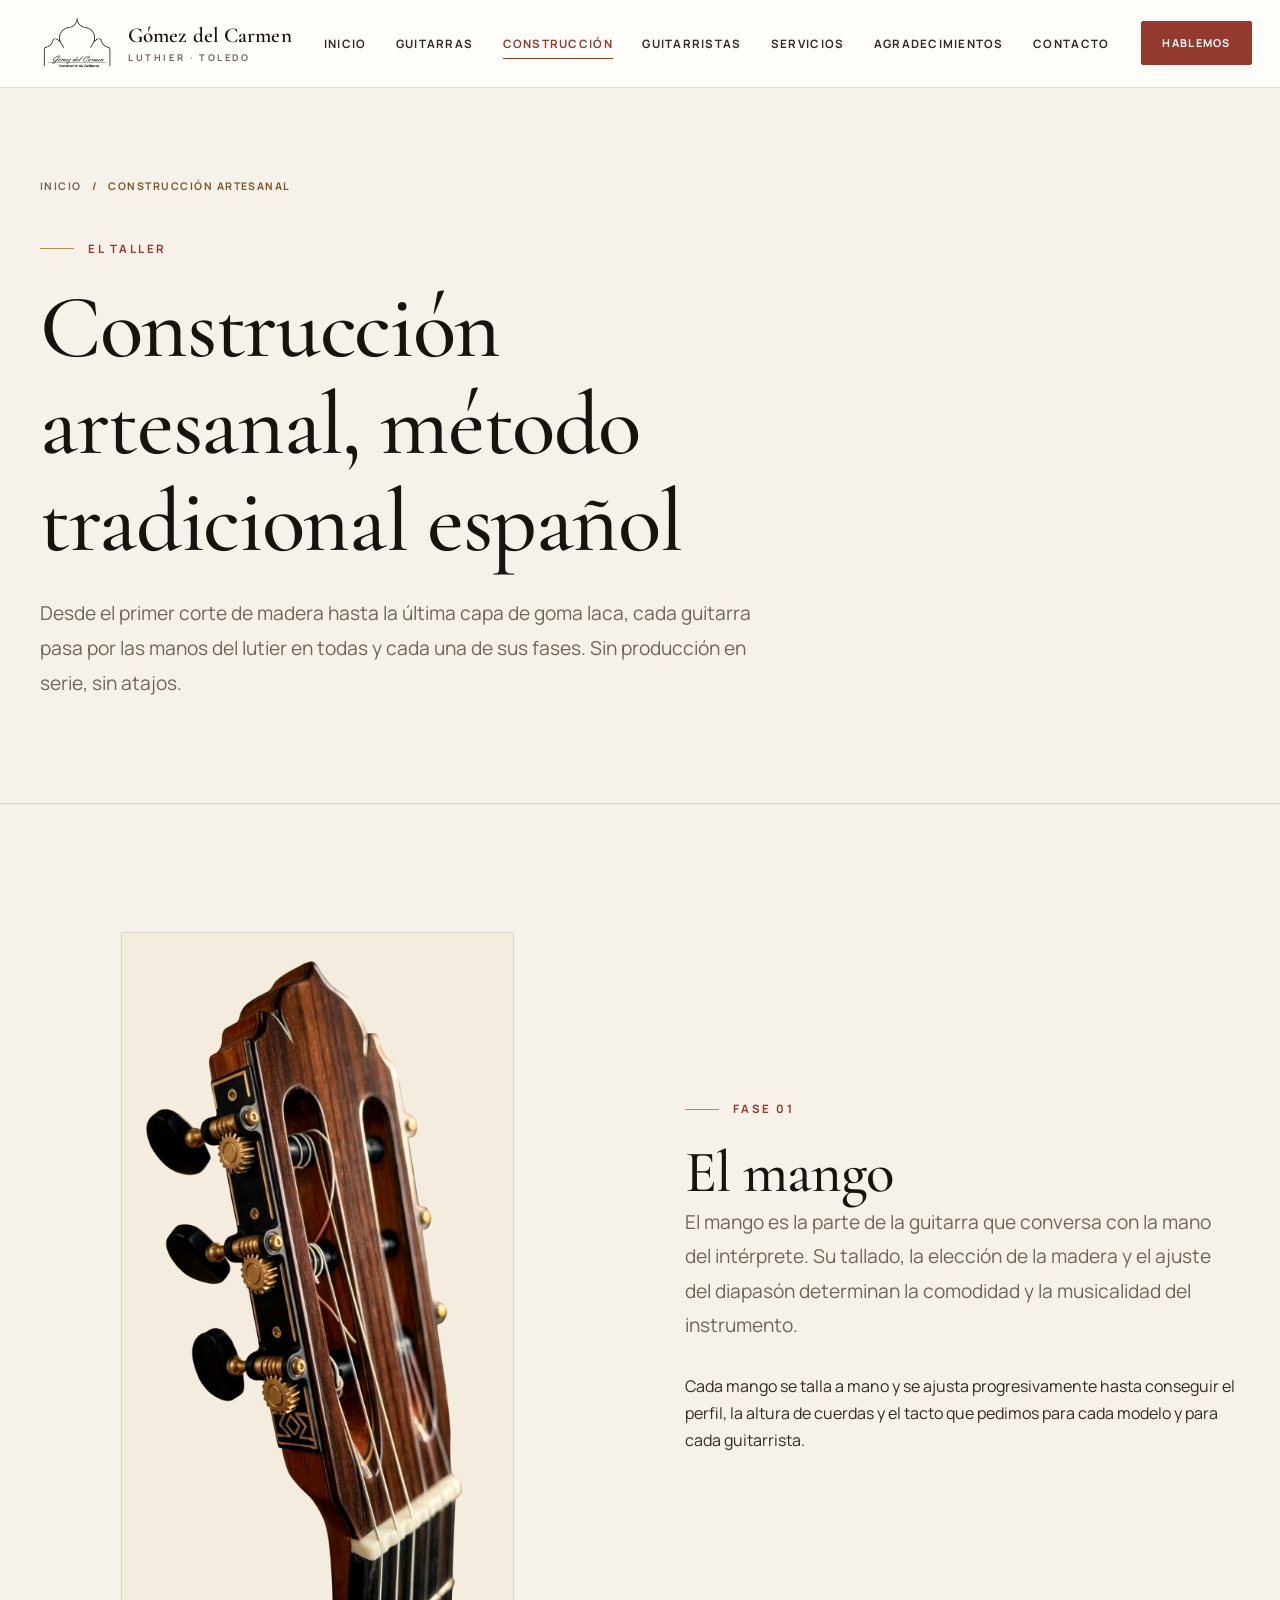
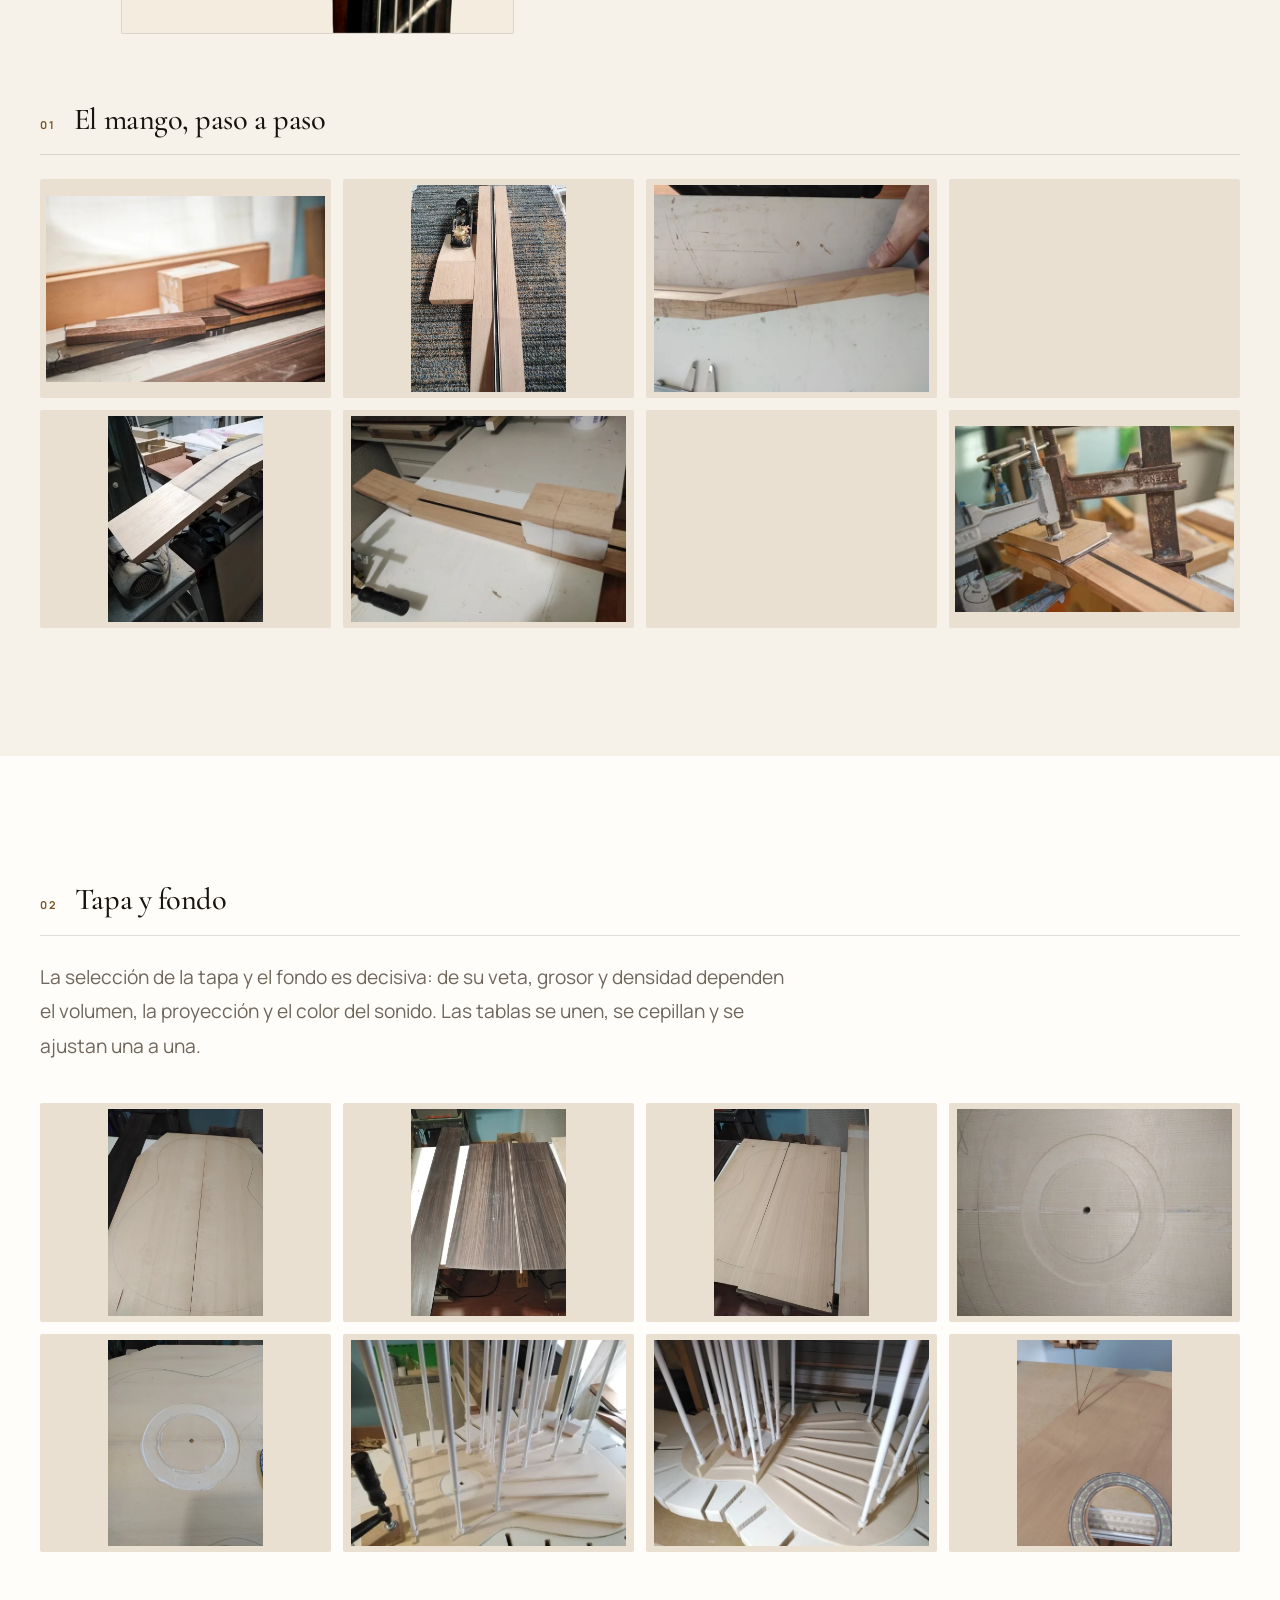
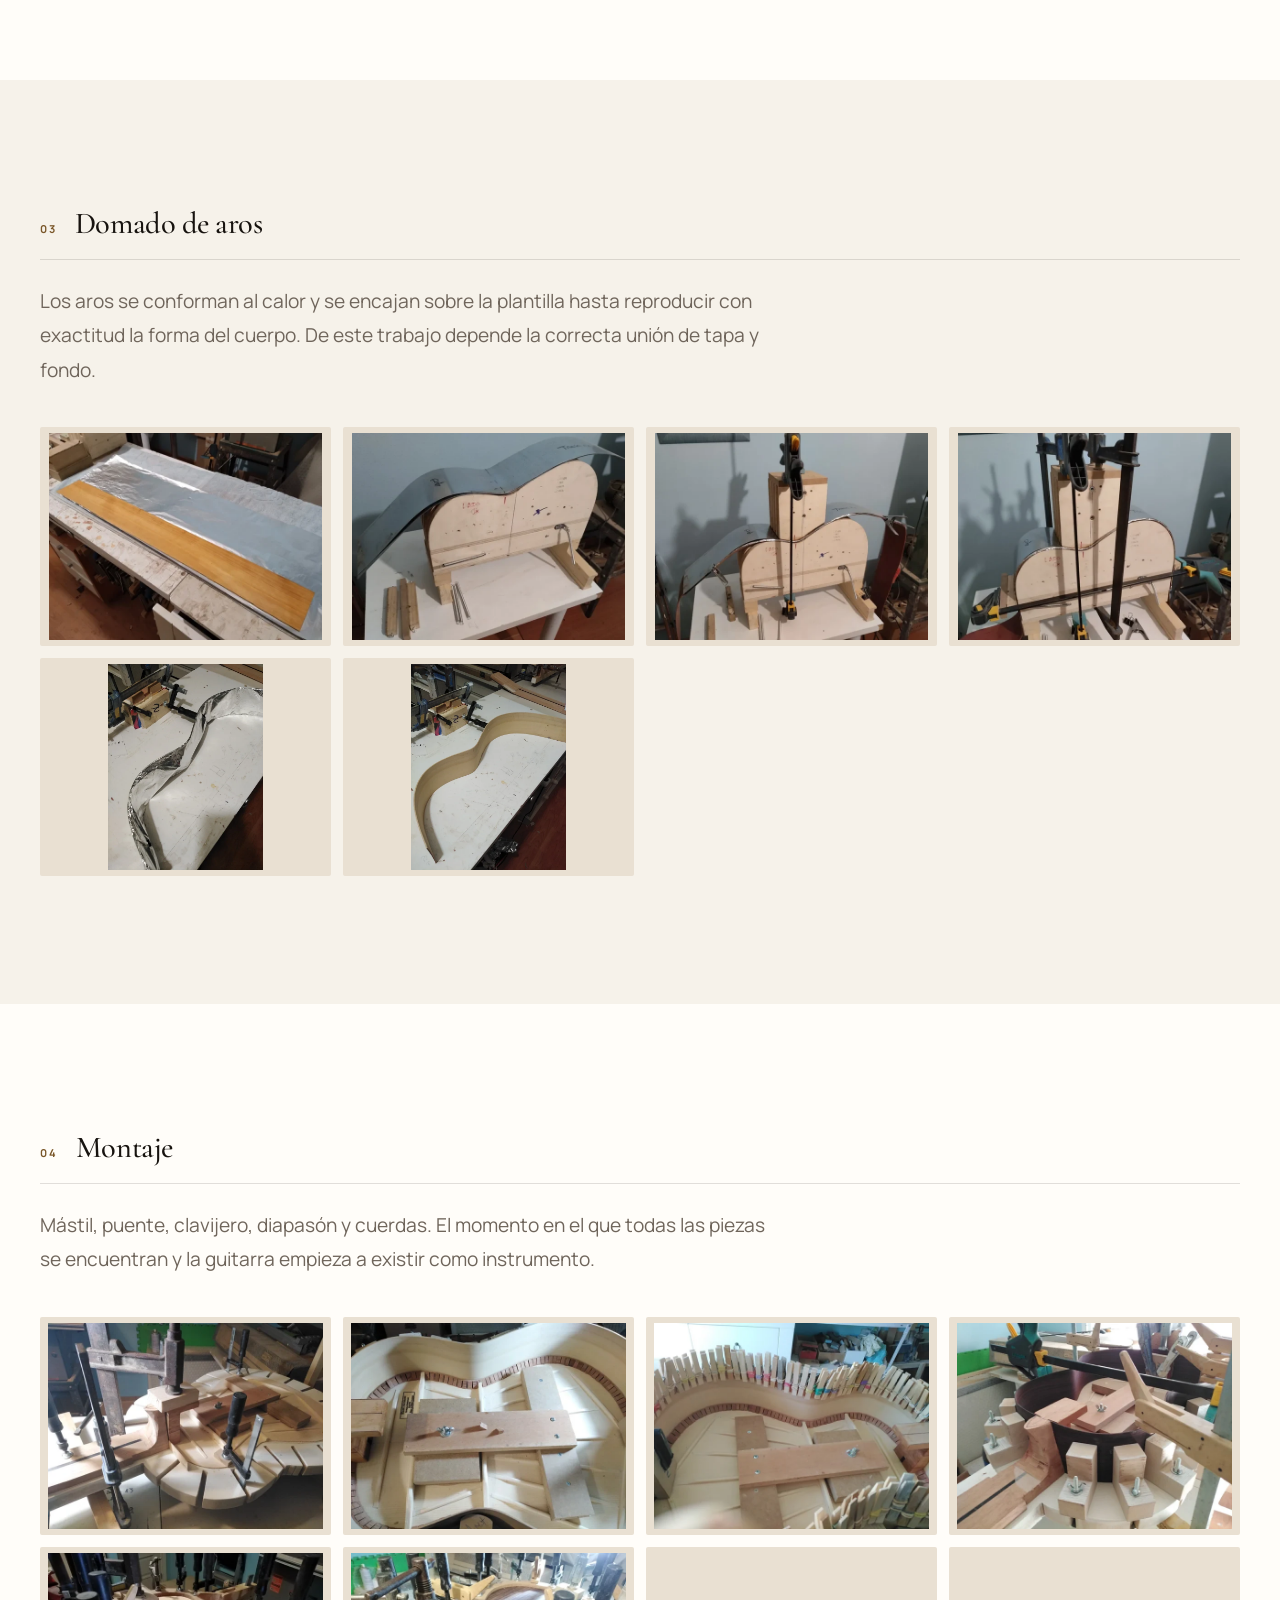
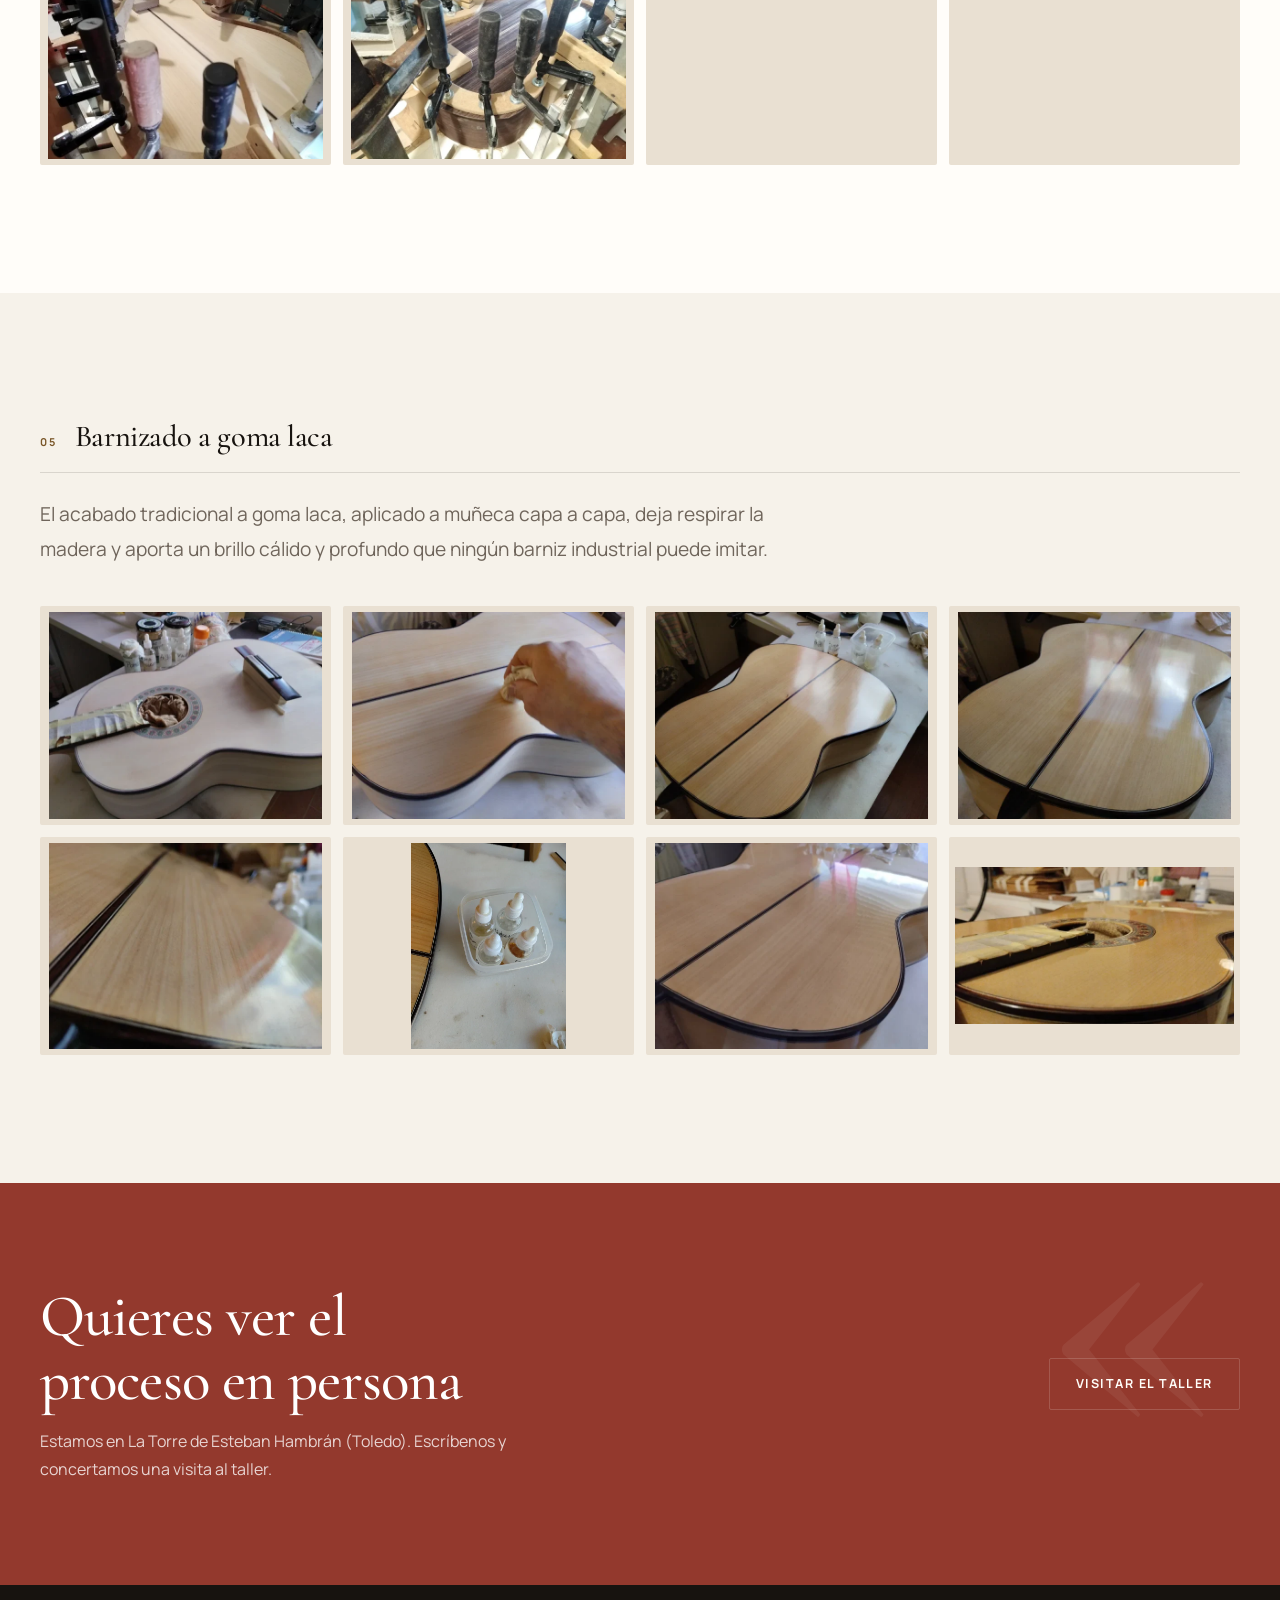
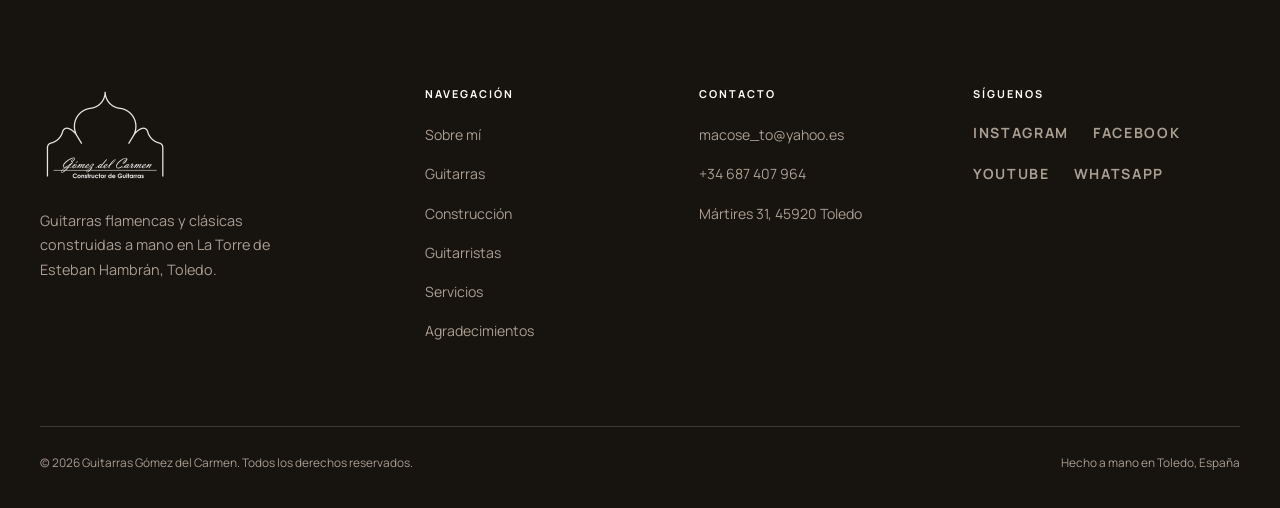
<file: construccion.html>
<!DOCTYPE html>
<html lang="es">
<head>
  <meta charset="UTF-8">
  <meta name="viewport" content="width=device-width, initial-scale=1">
  <title>Construcción artesanal — Guitarras Gómez del Carmen</title>
  <meta name="description" content="Construcción artesanal siguiendo el método tradicional español: mango, tapa y fondo, domado de aros, montaje y barnizado a goma laca.">
  <link rel="preconnect" href="https://fonts.googleapis.com">
  <link rel="preconnect" href="https://fonts.gstatic.com" crossorigin>
  <link rel="stylesheet" href="css/styles.css">
</head>
<body>
  <a class="skip-link" href="#main-content">Ir al contenido principal</a>

  <header class="site-header">
    <div class="header-inner">
      <a class="brand" href="index.html">
        <img src="assets/logo.webp" alt="" width="520">
        <span class="brand-text"><strong>Gómez del Carmen</strong><span>Luthier · Toledo</span></span>
      </a>
      <nav class="nav-desktop" aria-label="Navegación principal">
        <a href="index.html">Inicio</a>
        <a href="productos.html">Guitarras</a>
        <a href="construccion.html" aria-current="page">Construcción</a>
        <a href="guitarristas.html">Guitarristas</a>
        <a href="servicio.html">Servicios</a>
        <a href="agradecimientos.html">Agradecimientos</a>
        <a href="contacto.html">Contacto</a>
      </nav>
      <div class="header-cta">
        <a class="btn" href="contacto.html">Hablemos</a>
        <button class="nav-toggle" type="button" aria-label="Abrir menú" aria-expanded="false" aria-controls="nav-mobile"><span></span><span></span><span></span></button>
      </div>
    </div>
  </header>

  <nav class="nav-mobile" id="nav-mobile" aria-label="Navegación móvil">
    <a href="index.html">Inicio</a>
    <a href="productos.html">Guitarras</a>
    <a href="construccion.html" aria-current="page">Construcción artesanal</a>
    <a href="guitarristas.html">Guitarristas</a>
    <a href="servicio.html">Barnizado y reparación</a>
    <a href="agradecimientos.html">Agradecimientos</a>
    <a href="contacto.html">Contacto</a>
    <a class="btn" href="https://api.whatsapp.com/send?phone=34687407964" target="_blank" rel="noopener">Escríbenos por WhatsApp</a>
  </nav>

  <main id="main-content">

    <section class="page-hero">
      <div class="container">
        <nav class="breadcrumb" aria-label="Migas de pan"><a href="index.html">Inicio</a><span>/</span><span>Construcción artesanal</span></nav>
        <p class="eyebrow">El taller</p>
        <h1>Construcción artesanal, método tradicional español</h1>
        <p class="lead">Desde el primer corte de madera hasta la última capa de goma laca, cada guitarra pasa por las manos del lutier en todas y cada una de sus fases. Sin producción en serie, sin atajos.</p>
      </div>
    </section>

    <section class="section section--cream">
      <div class="container">
        <div class="split reveal">
          <div class="split-media split-media--tall">
            <img src="assets/clavijero.webp" alt="Clavijero artesanal de una guitarra Gómez del Carmen" loading="lazy">
          </div>
          <div class="split-copy">
            <p class="eyebrow">Fase 01</p>
            <h2>El mango</h2>
            <p class="lead">El mango es la parte de la guitarra que conversa con la mano del intérprete. Su tallado, la elección de la madera y el ajuste del diapasón determinan la comodidad y la musicalidad del instrumento.</p>
            <p>Cada mango se talla a mano y se ajusta progresivamente hasta conseguir el perfil, la altura de cuerdas y el tacto que pedimos para cada modelo y para cada guitarrista.</p>
          </div>
        </div>

        <div class="gallery-title"><span>01</span><h3>El mango, paso a paso</h3></div>
        <div class="gallery reveal">
          <a href="assets/img/4_5845684131781940737-26e3acb0.webp"><img width="600" height="400" decoding="async" src="assets/img/4_5845684131781940737-79aa4354.webp" alt="Tallado del mango" loading="lazy"></a>
          <a href="assets/img/img_20211208_132205-6b3e707c.webp"><img width="600" height="800" decoding="async" src="assets/img/img_20211208_132205-696dd73d.webp" alt="Trabajo del mango en el banco" loading="lazy"></a>
          <a href="assets/img/img_20230105_121918-1-0e455163.webp"><img width="600" height="450" decoding="async" src="assets/img/img_20230105_121918-1-c68fd06f.webp" alt="Ajuste del diapasón" loading="lazy"></a>
          <a href="assets/img/img_20210314_123703-b2f23c2d.webp"><img width="600" height="800" decoding="async" src="assets/img/img_20210314_123703-464ec7c6.webp" alt="Mango en construcción" loading="lazy"></a>
          <a href="assets/img/img_20211213_200617-1411c305.webp"><img width="600" height="800" decoding="async" src="assets/img/img_20211213_200617-bdedadac.webp" alt="Detalle del tallado del mango" loading="lazy"></a>
          <a href="assets/img/img_20230107_161040-1-53a9dbf4.webp"><img width="600" height="450" decoding="async" src="assets/img/img_20230107_161040-1-ee319b96.webp" alt="Mango terminado" loading="lazy"></a>
          <a href="assets/img/img-20231007-wa0035-332835d8.webp"><img width="600" height="1067" decoding="async" src="assets/img/img-20231007-wa0035-79267294.webp" alt="Clavijero y mango" loading="lazy"></a>
          <a href="assets/img/4_5845684131781940728-1-bb3233f5.webp"><img width="600" height="400" decoding="async" src="assets/img/4_5845684131781940728-1-98eccac0.webp" alt="Mango de guitarra flamenca" loading="lazy"></a>
        </div>
      </div>
    </section>

    <section class="section">
      <div class="container">
        <div class="gallery-title" style="margin-top:0"><span>02</span><h3>Tapa y fondo</h3></div>
        <p class="lead reveal" style="margin-bottom:40px">La selección de la tapa y el fondo es decisiva: de su veta, grosor y densidad dependen el volumen, la proyección y el color del sonido. Las tablas se unen, se cepillan y se ajustan una a una.</p>
        <div class="gallery reveal">
          <a href="assets/img/img_20221231_182153-1-74674a15.webp"><img width="600" height="800" decoding="async" src="assets/img/img_20221231_182153-1-d8dbc439.webp" alt="Selección de la tapa" loading="lazy"></a>
          <a href="assets/img/img_20221231_182122-4f2c9514.webp"><img width="600" height="800" decoding="async" src="assets/img/img_20221231_182122-7ae93e87.webp" alt="Tablas de madera" loading="lazy"></a>
          <a href="assets/img/img_20221231_182129-1-dc4106d5.webp"><img width="600" height="800" decoding="async" src="assets/img/img_20221231_182129-1-122461f8.webp" alt="Unión de la tapa" loading="lazy"></a>
          <a href="assets/img/img_20230105_092433-2-35c314a1.webp"><img width="600" height="450" decoding="async" src="assets/img/img_20230105_092433-2-f599d3ef.webp" alt="Cepillado de la tapa" loading="lazy"></a>
          <a href="assets/img/img_20230105_094551-1-9f206172.webp"><img width="600" height="800" decoding="async" src="assets/img/img_20230105_094551-1-0f42e5e9.webp" alt="Tapa y fondo ajustados" loading="lazy"></a>
          <a href="assets/img/img_20230108_102453-1-75d2fc70.webp"><img width="600" height="450" decoding="async" src="assets/img/img_20230108_102453-1-e5b17e95.webp" alt="Detalle de la veta de la madera" loading="lazy"></a>
          <a href="assets/img/img_20230113_201318-1-7b208805.webp"><img width="600" height="450" decoding="async" src="assets/img/img_20230113_201318-1-b050a562.webp" alt="Trabajo de la tapa" loading="lazy"></a>
          <a href="assets/img/img_20231001_092411-b3a76dbe.webp"><img width="600" height="797" decoding="async" src="assets/img/img_20231001_092411-9437f780.webp" alt="Tapa terminada" loading="lazy"></a>
        </div>
      </div>
    </section>

    <section class="section section--cream">
      <div class="container">
        <div class="gallery-title" style="margin-top:0"><span>03</span><h3>Domado de aros</h3></div>
        <p class="lead reveal" style="margin-bottom:40px">Los aros se conforman al calor y se encajan sobre la plantilla hasta reproducir con exactitud la forma del cuerpo. De este trabajo depende la correcta unión de tapa y fondo.</p>
        <div class="gallery reveal">
          <a href="assets/img/img_20231001_074102-18699c8a.webp"><img width="600" height="452" decoding="async" src="assets/img/img_20231001_074102-2c5c699e.webp" alt="Domado de aros al calor" loading="lazy"></a>
          <a href="assets/img/img_20231001_073700-eed7398c.webp"><img width="600" height="452" decoding="async" src="assets/img/img_20231001_073700-93157425.webp" alt="Aros sobre la plantilla" loading="lazy"></a>
          <a href="assets/img/img_20231001_075105-526ccae0.webp"><img width="600" height="452" decoding="async" src="assets/img/img_20231001_075105-5aac7a9b.webp" alt="Ajuste de los aros" loading="lazy"></a>
          <a href="assets/img/img_20231001_075507-5c747e3d.webp"><img width="600" height="452" decoding="async" src="assets/img/img_20231001_075507-d1a7ee5a.webp" alt="Cuerpo de la guitarra en formación" loading="lazy"></a>
          <a href="assets/img/img_20230107_212503-1-5d485ea1.webp"><img width="600" height="800" decoding="async" src="assets/img/img_20230107_212503-1-a24dbe90.webp" alt="Aros ya conformados" loading="lazy"></a>
          <a href="assets/img/img_20230107_212530-1-e4e66aa3.webp"><img width="600" height="800" decoding="async" src="assets/img/img_20230107_212530-1-f02eda21.webp" alt="Detalle del domado" loading="lazy"></a>
        </div>
      </div>
    </section>

    <section class="section">
      <div class="container">
        <div class="gallery-title" style="margin-top:0"><span>04</span><h3>Montaje</h3></div>
        <p class="lead reveal" style="margin-bottom:40px">Mástil, puente, clavijero, diapasón y cuerdas. El momento en el que todas las piezas se encuentran y la guitarra empieza a existir como instrumento.</p>
        <div class="gallery reveal">
          <a href="assets/img/img_20230116_204037-2-721b2f8e.webp"><img width="600" height="450" decoding="async" src="assets/img/img_20230116_204037-2-aa63a70d.webp" alt="Montaje del mástil" loading="lazy"></a>
          <a href="assets/img/img_20230121_083842-1-7db6a99d.webp"><img width="600" height="450" decoding="async" src="assets/img/img_20230121_083842-1-f68d78a0.webp" alt="Encaje del mástil" loading="lazy"></a>
          <a href="assets/img/img_20230121_102800-2-85d507d4.webp"><img width="600" height="450" decoding="async" src="assets/img/img_20230121_102800-2-1db22a77.webp" alt="Montaje del puente" loading="lazy"></a>
          <a href="assets/img/img_20230128_125023-1-b3b45815.webp"><img width="600" height="450" decoding="async" src="assets/img/img_20230128_125023-1-dda87117.webp" alt="Montaje del clavijero" loading="lazy"></a>
          <a href="assets/img/img_20230127_002508-1-14be54f1.webp"><img width="600" height="450" decoding="async" src="assets/img/img_20230127_002508-1-a879e91f.webp" alt="Guitarra en montaje" loading="lazy"></a>
          <a href="assets/img/img_20230201_202309-1-4b3d3d0c.webp"><img width="600" height="450" decoding="async" src="assets/img/img_20230201_202309-1-234f9c7e.webp" alt="Ajustes finales del montaje" loading="lazy"></a>
          <a href="assets/img/img_20230127_203049-1-f4c020b2.webp"><img width="600" height="800" decoding="async" src="assets/img/img_20230127_203049-1-6174fb80.webp" alt="Montaje en el banco de trabajo" loading="lazy"></a>
          <a href="assets/img/img_20240122_190647_0032-931bc085.webp"><img width="600" height="940" decoding="async" src="assets/img/img_20240122_190647_0032-511f68e3.webp" alt="Guitarra montada" loading="lazy"></a>
        </div>
      </div>
    </section>

    <section class="section section--cream">
      <div class="container">
        <div class="gallery-title" style="margin-top:0"><span>05</span><h3>Barnizado a goma laca</h3></div>
        <p class="lead reveal" style="margin-bottom:40px">El acabado tradicional a goma laca, aplicado a muñeca capa a capa, deja respirar la madera y aporta un brillo cálido y profundo que ningún barniz industrial puede imitar.</p>
        <div class="gallery reveal">
          <a href="assets/img/img_20240515_161247-high-432b33b6.webp"><img width="600" height="452" decoding="async" src="assets/img/img_20240515_161247-high-d2ed89f9.webp" alt="Aplicación de goma laca" loading="lazy"></a>
          <a href="assets/img/img_20240515_165256-high-8d677223.webp"><img width="600" height="452" decoding="async" src="assets/img/img_20240515_165256-high-14e4c8a5.webp" alt="Barnizado de la tapa" loading="lazy"></a>
          <a href="assets/img/img_20240515_173352-high-1f8de285.webp"><img width="600" height="452" decoding="async" src="assets/img/img_20240515_173352-high-29745391.webp" alt="Capas de goma laca" loading="lazy"></a>
          <a href="assets/img/img_20240515_175405-high-13ffcf95.webp"><img width="600" height="452" decoding="async" src="assets/img/img_20240515_175405-high-2d10642e.webp" alt="Barnizando a muñeca" loading="lazy"></a>
          <a href="assets/img/img_20240517_193144-high-033239ce.webp"><img width="600" height="452" decoding="async" src="assets/img/img_20240517_193144-high-40738971.webp" alt="Brillado del barniz" loading="lazy"></a>
          <a href="assets/img/img_20240517_194404-high-aaf380a4.webp"><img width="600" height="797" decoding="async" src="assets/img/img_20240517_194404-high-e9d68082.webp" alt="Acabado de la guitarra" loading="lazy"></a>
          <a href="assets/img/img_20240525_091222-high-eb05f52f.webp"><img width="600" height="452" decoding="async" src="assets/img/img_20240525_091222-high-dca6703f.webp" alt="Guitarra barnizada" loading="lazy"></a>
          <a href="assets/img/img-20240601-wa0007-high-a3735470.webp"><img width="600" height="338" decoding="async" src="assets/img/img-20240601-wa0007-high-c9c04545.webp" alt="Guitarra terminada con goma laca" loading="lazy"></a>
        </div>
      </div>
    </section>

    <section class="cta-band">
      <div class="container cta-inner">
        <div>
          <h2>Quieres ver el proceso en persona</h2>
          <p>Estamos en La Torre de Esteban Hambrán (Toledo). Escríbenos y concertamos una visita al taller.</p>
        </div>
        <a class="btn btn--light" href="contacto.html">Visitar el taller</a>
      </div>
    </section>
  </main>

  <footer class="site-footer">
    <div class="container footer-grid">
      <div class="footer-brand">
        <img src="assets/logo.webp" alt="Gómez del Carmen" width="520" loading="lazy">
        <p>Guitarras flamencas y clásicas construidas a mano en La Torre de Esteban Hambrán, Toledo.</p>
      </div>
      <div class="footer-col"><h3>Navegación</h3><ul>
        <li><a href="index.html#sobre-mi">Sobre mí</a></li>
        <li><a href="productos.html">Guitarras</a></li><li><a href="construccion.html">Construcción</a></li>
        <li><a href="guitarristas.html">Guitarristas</a></li><li><a href="servicio.html">Servicios</a></li>
        <li><a href="agradecimientos.html">Agradecimientos</a></li></ul></div>
      <div class="footer-col"><h3>Contacto</h3><ul>
        <li><a href="mailto:macose_to@yahoo.es">macose_to@yahoo.es</a></li>
        <li><a href="tel:+34687407964">+34 687 407 964</a></li>
        <li><a href="https://maps.google.com/maps?q=M%C3%A1rtires%2031%2C%20La%20Torre%20de%20Esteban%20Hambran" target="_blank" rel="noopener">Mártires 31, 45920 Toledo</a></li></ul></div>
      <div class="footer-col"><h3>Síguenos</h3><div class="social-row">
        <a href="https://instagram.com/guitarras_gomez_del_carmen" target="_blank" rel="noopener">Instagram</a>
        <a href="https://facebook.com/justo.arevalogomez" target="_blank" rel="noopener">Facebook</a>
        <a href="https://youtube.com/@GUITARRASGOMEZDELCARMEN-cl9do" target="_blank" rel="noopener">YouTube</a>
        <a href="https://api.whatsapp.com/send?phone=34687407964" target="_blank" rel="noopener">WhatsApp</a></div></div>
    </div>
    <div class="container footer-bottom">
      <span>© <span id="current-year">2026</span> Guitarras Gómez del Carmen. Todos los derechos reservados.</span>
      <span>Hecho a mano en Toledo, España</span>
    </div>
  </footer>

  <div class="lightbox" role="dialog" aria-modal="true" aria-label="Galería de imágenes">
    <button class="lightbox-close" type="button" aria-label="Cerrar">×</button>
    <button class="lightbox-prev" type="button" aria-label="Imagen anterior">‹</button>
    <img class="lightbox-image" alt="">
    <button class="lightbox-next" type="button" aria-label="Imagen siguiente">›</button>
  </div>

  <script src="js/main.js"></script>
</body>
</html>
</file>
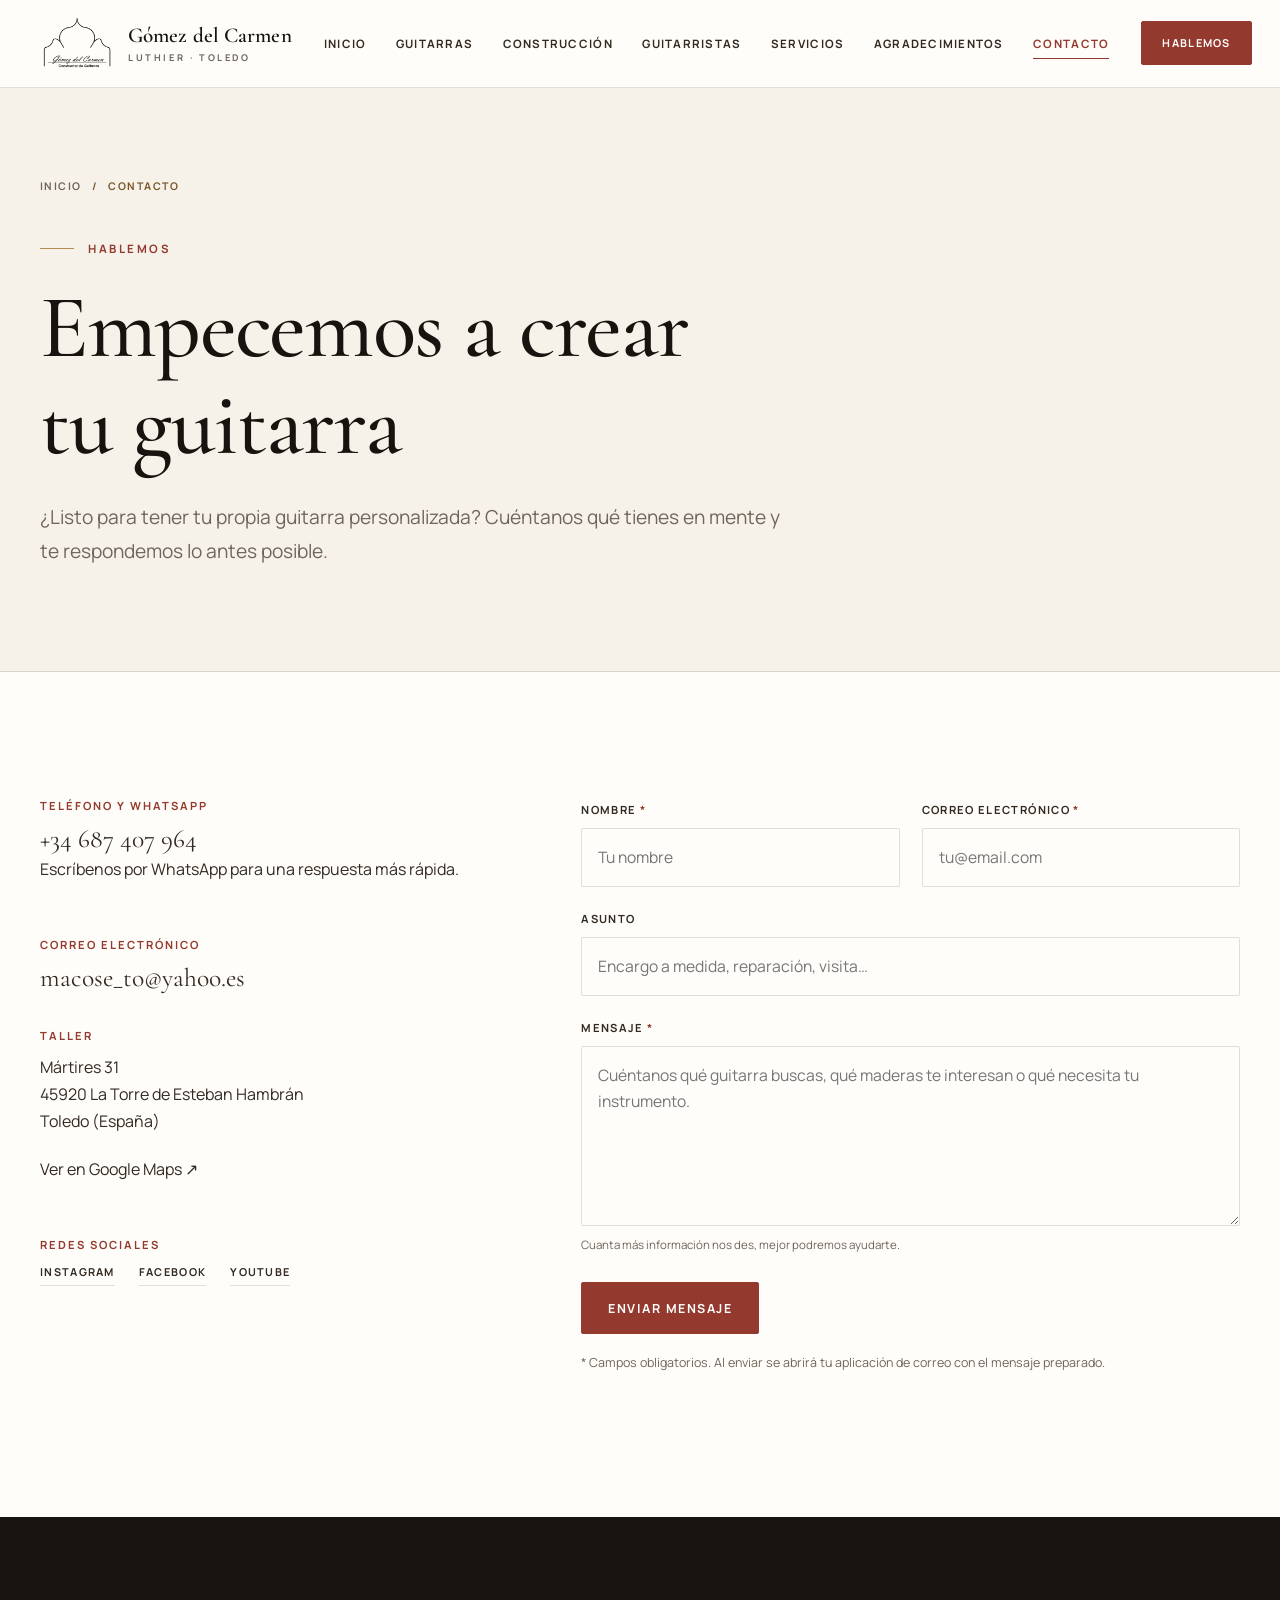
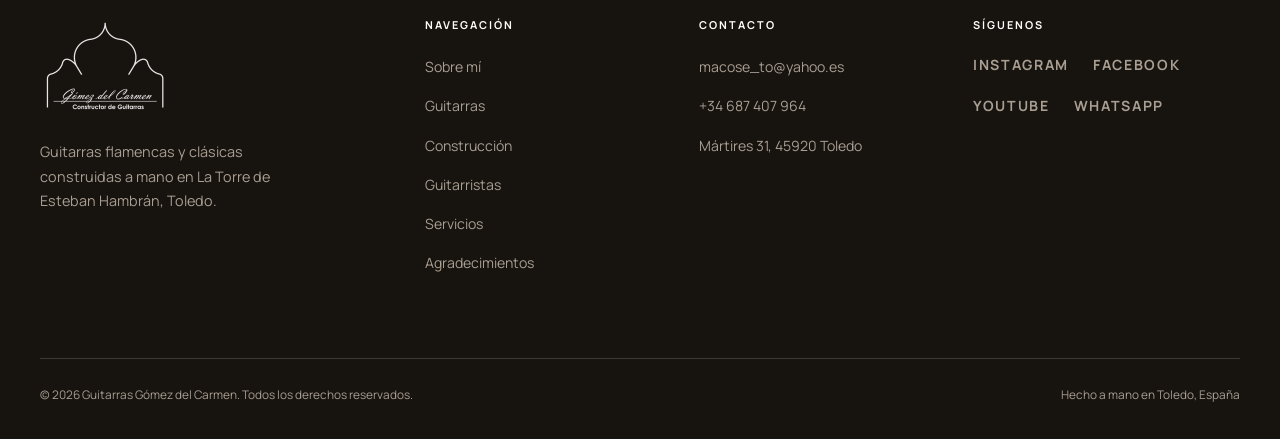
<file: contacto.html>
<!DOCTYPE html>
<html lang="es">
<head>
  <meta charset="UTF-8">
  <meta name="viewport" content="width=device-width, initial-scale=1">
  <title>Contacto — Guitarras Gómez del Carmen</title>
  <meta name="description" content="Contacta con Guitarras Gómez del Carmen para encargar una guitarra a medida, pedir un presupuesto o concertar una visita al taller en Toledo.">
  <link rel="preconnect" href="https://fonts.googleapis.com">
  <link rel="preconnect" href="https://fonts.gstatic.com" crossorigin>
  <link rel="stylesheet" href="css/styles.css">
</head>
<body>
  <a class="skip-link" href="#main-content">Ir al contenido principal</a>

  <header class="site-header">
    <div class="header-inner">
      <a class="brand" href="index.html">
        <img src="assets/logo.webp" alt="" width="520">
        <span class="brand-text"><strong>Gómez del Carmen</strong><span>Luthier · Toledo</span></span>
      </a>
      <nav class="nav-desktop" aria-label="Navegación principal">
        <a href="index.html">Inicio</a>
        <a href="productos.html">Guitarras</a>
        <a href="construccion.html">Construcción</a>
        <a href="guitarristas.html">Guitarristas</a>
        <a href="servicio.html">Servicios</a>
        <a href="agradecimientos.html">Agradecimientos</a>
        <a href="contacto.html" aria-current="page">Contacto</a>
      </nav>
      <div class="header-cta">
        <a class="btn" href="contacto.html">Hablemos</a>
        <button class="nav-toggle" type="button" aria-label="Abrir menú" aria-expanded="false" aria-controls="nav-mobile"><span></span><span></span><span></span></button>
      </div>
    </div>
  </header>

  <nav class="nav-mobile" id="nav-mobile" aria-label="Navegación móvil">
    <a href="index.html">Inicio</a>
    <a href="productos.html">Guitarras</a>
    <a href="construccion.html">Construcción artesanal</a>
    <a href="guitarristas.html">Guitarristas</a>
    <a href="servicio.html">Barnizado y reparación</a>
    <a href="agradecimientos.html">Agradecimientos</a>
    <a href="contacto.html" aria-current="page">Contacto</a>
    <a class="btn" href="https://api.whatsapp.com/send?phone=34687407964" target="_blank" rel="noopener">Escríbenos por WhatsApp</a>
  </nav>

  <main id="main-content">

    <section class="page-hero">
      <div class="container">
        <nav class="breadcrumb" aria-label="Migas de pan"><a href="index.html">Inicio</a><span>/</span><span>Contacto</span></nav>
        <p class="eyebrow">Hablemos</p>
        <h1>Empecemos a crear tu guitarra</h1>
        <p class="lead">¿Listo para tener tu propia guitarra personalizada? Cuéntanos qué tienes en mente y te respondemos lo antes posible.</p>
      </div>
    </section>

    <section class="section">
      <div class="container contact-grid">
        <div class="contact-info reveal">
          <div class="contact-block">
            <h3>Teléfono y WhatsApp</h3>
            <a class="big-link" href="tel:+34687407964">+34 687 407 964</a>
            <p>Escríbenos por <a href="https://api.whatsapp.com/send?phone=34687407964" target="_blank" rel="noopener">WhatsApp</a> para una respuesta más rápida.</p>
          </div>
          <div class="contact-block">
            <h3>Correo electrónico</h3>
            <a class="big-link" href="mailto:macose_to@yahoo.es">macose_to@yahoo.es</a>
          </div>
          <div class="contact-block">
            <h3>Taller</h3>
            <p>Mártires 31<br>45920 La Torre de Esteban Hambrán<br>Toledo (España)</p>
            <p><a href="https://maps.google.com/maps?q=M%C3%A1rtires%2031%2C%20La%20Torre%20de%20Esteban%20Hambran" target="_blank" rel="noopener">Ver en Google Maps ↗</a></p>
          </div>
          <div class="contact-block">
            <h3>Redes sociales</h3>
            <div class="social-row">
              <a href="https://instagram.com/guitarras_gomez_del_carmen" target="_blank" rel="noopener">Instagram</a>
              <a href="https://facebook.com/justo.arevalogomez" target="_blank" rel="noopener">Facebook</a>
              <a href="https://youtube.com/@GUITARRASGOMEZDELCARMEN-cl9do" target="_blank" rel="noopener">YouTube</a>
            </div>
          </div>
        </div>

        <div class="reveal reveal--delay-1">
          <form id="contact-form" novalidate>
            <div class="form-grid">
              <div class="field">
                <label for="nombre">Nombre <span class="req" aria-hidden="true">*</span></label>
                <input id="nombre" name="nombre" type="text" autocomplete="name" required placeholder="Tu nombre">
              </div>
              <div class="field">
                <label for="email">Correo electrónico <span class="req" aria-hidden="true">*</span></label>
                <input id="email" name="email" type="email" autocomplete="email" required placeholder="tu@email.com">
              </div>
              <div class="field field--full">
                <label for="asunto">Asunto</label>
                <input id="asunto" name="asunto" type="text" placeholder="Encargo a medida, reparación, visita…">
              </div>
              <div class="field field--full">
                <label for="mensaje">Mensaje <span class="req" aria-hidden="true">*</span></label>
                <textarea id="mensaje" name="mensaje" required placeholder="Cuéntanos qué guitarra buscas, qué maderas te interesan o qué necesita tu instrumento."></textarea>
                <span class="field-hint">Cuanta más información nos des, mejor podremos ayudarte.</span>
              </div>
              <div class="hp-field" aria-hidden="true">
                <label for="website">Dejar este campo vacío</label>
                <input id="website" name="website" type="text" tabindex="-1" autocomplete="off">
              </div>
            </div>
            <button class="btn" type="submit" style="margin-top:28px">Enviar mensaje</button>
            <p class="form-note">* Campos obligatorios. Al enviar se abrirá tu aplicación de correo con el mensaje preparado.</p>
            <p class="form-status" role="status"></p>
          </form>
        </div>
      </div>
    </section>
  </main>

  <footer class="site-footer">
    <div class="container footer-grid">
      <div class="footer-brand">
        <img src="assets/logo.webp" alt="Gómez del Carmen" width="520" loading="lazy">
        <p>Guitarras flamencas y clásicas construidas a mano en La Torre de Esteban Hambrán, Toledo.</p>
      </div>
      <div class="footer-col"><h3>Navegación</h3><ul>
        <li><a href="index.html#sobre-mi">Sobre mí</a></li>
        <li><a href="productos.html">Guitarras</a></li><li><a href="construccion.html">Construcción</a></li>
        <li><a href="guitarristas.html">Guitarristas</a></li><li><a href="servicio.html">Servicios</a></li>
        <li><a href="agradecimientos.html">Agradecimientos</a></li></ul></div>
      <div class="footer-col"><h3>Contacto</h3><ul>
        <li><a href="mailto:macose_to@yahoo.es">macose_to@yahoo.es</a></li>
        <li><a href="tel:+34687407964">+34 687 407 964</a></li>
        <li><a href="https://maps.google.com/maps?q=M%C3%A1rtires%2031%2C%20La%20Torre%20de%20Esteban%20Hambran" target="_blank" rel="noopener">Mártires 31, 45920 Toledo</a></li></ul></div>
      <div class="footer-col"><h3>Síguenos</h3><div class="social-row">
        <a href="https://instagram.com/guitarras_gomez_del_carmen" target="_blank" rel="noopener">Instagram</a>
        <a href="https://facebook.com/justo.arevalogomez" target="_blank" rel="noopener">Facebook</a>
        <a href="https://youtube.com/@GUITARRASGOMEZDELCARMEN-cl9do" target="_blank" rel="noopener">YouTube</a>
        <a href="https://api.whatsapp.com/send?phone=34687407964" target="_blank" rel="noopener">WhatsApp</a></div></div>
    </div>
    <div class="container footer-bottom">
      <span>© <span id="current-year">2026</span> Guitarras Gómez del Carmen. Todos los derechos reservados.</span>
      <span>Hecho a mano en Toledo, España</span>
    </div>
  </footer>

  <script src="js/main.js"></script>
</body>
</html>
</file>
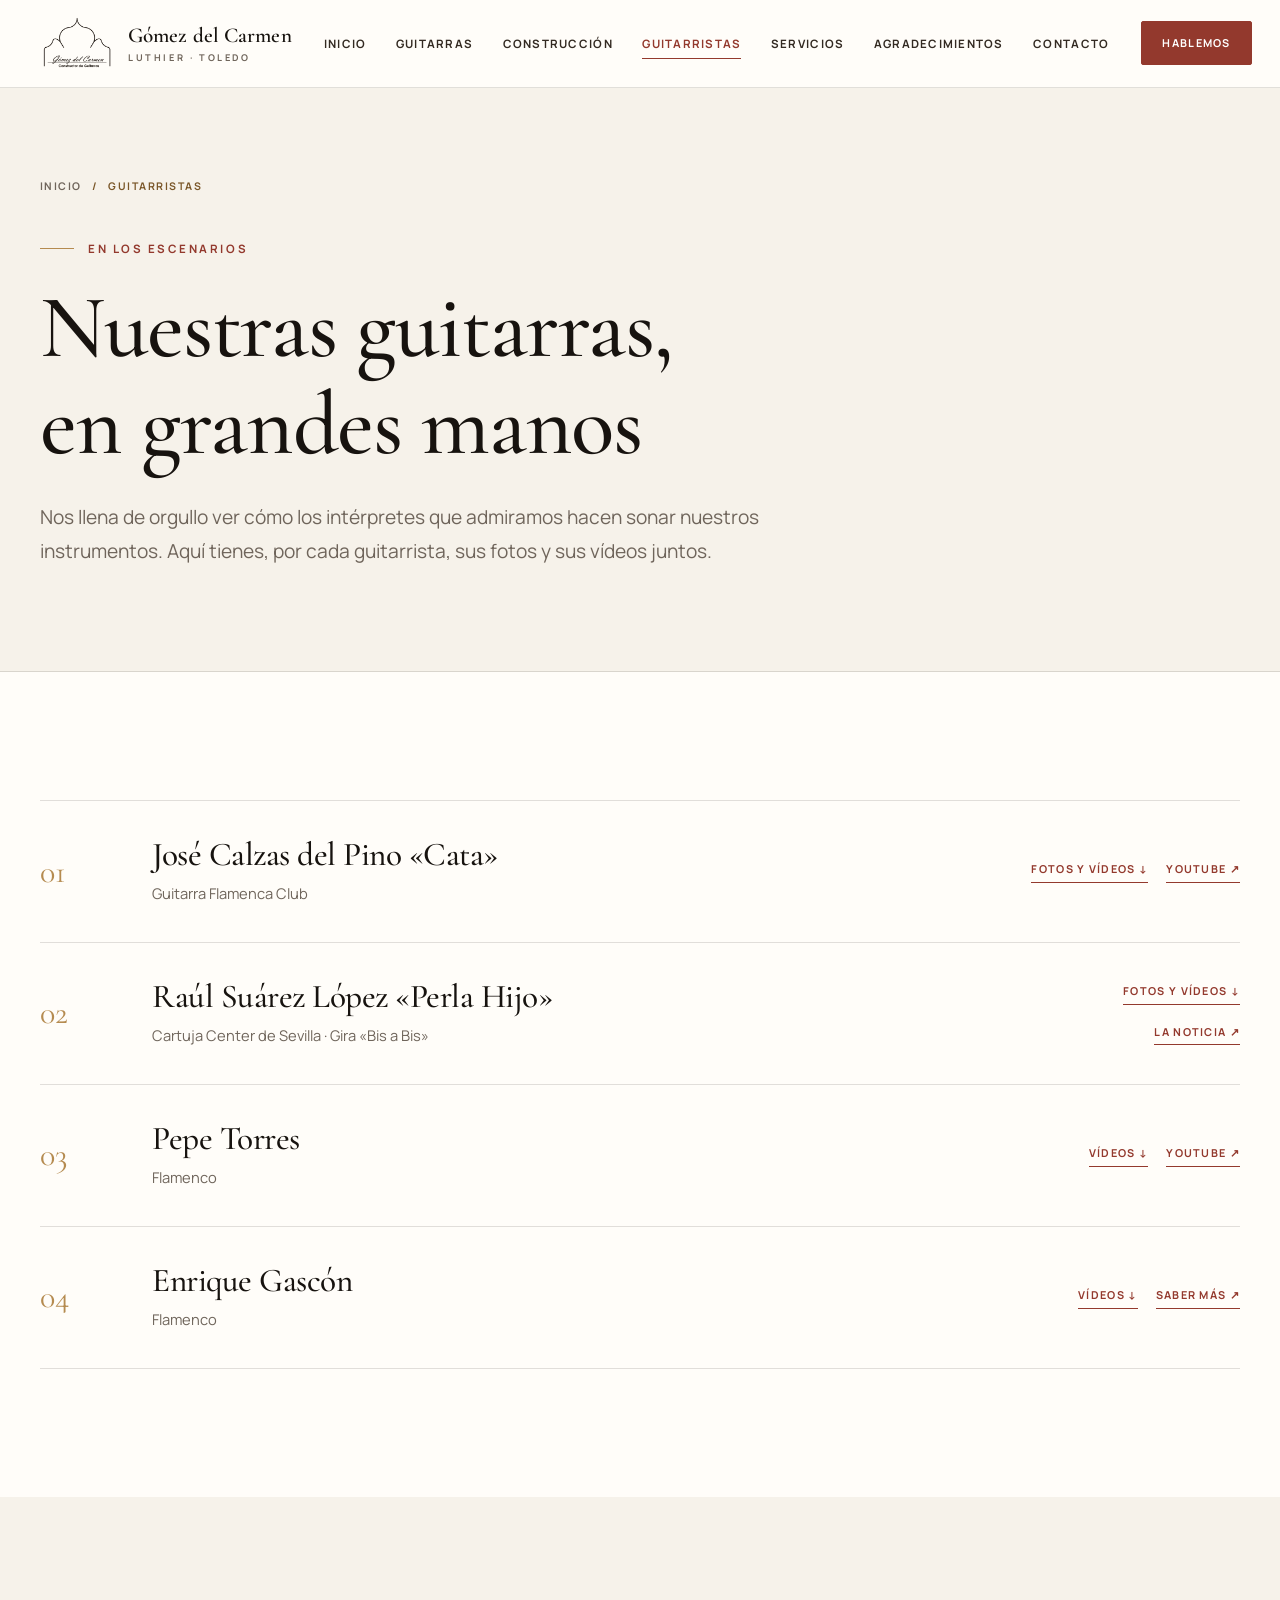
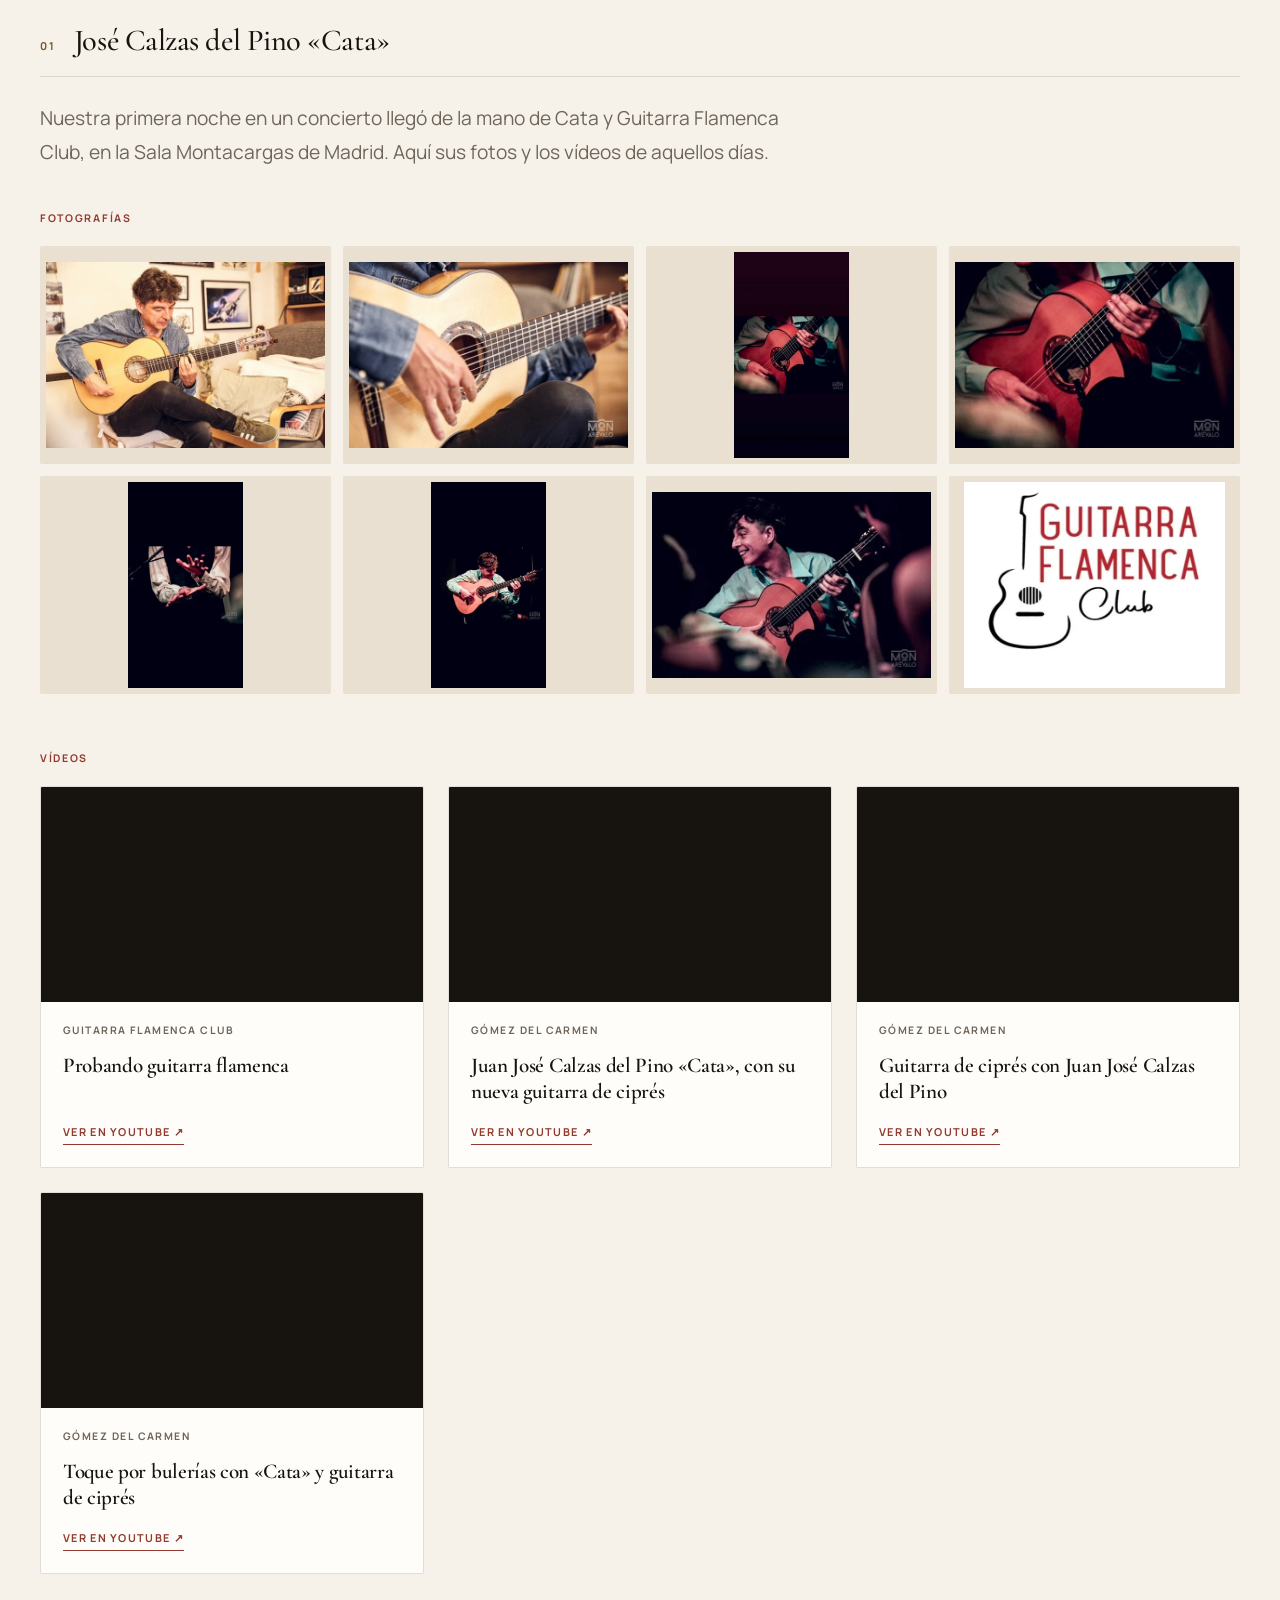
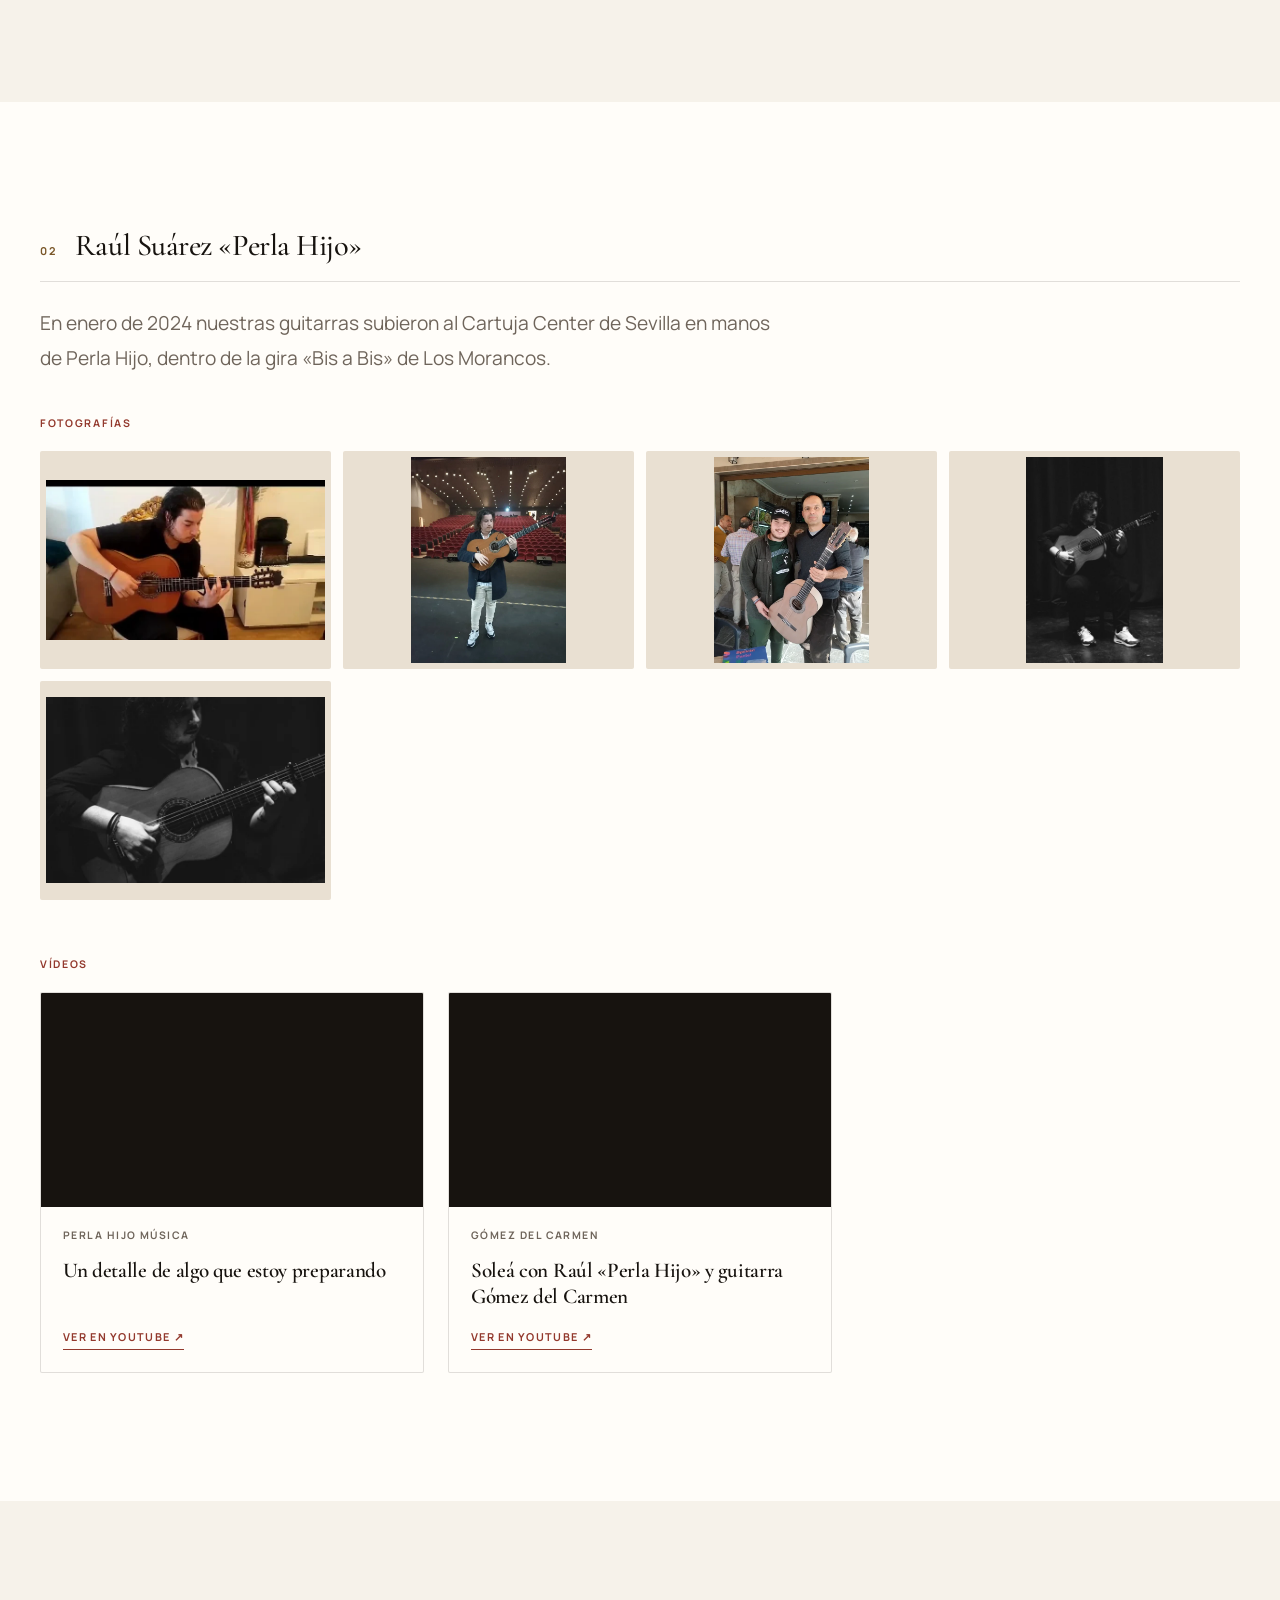
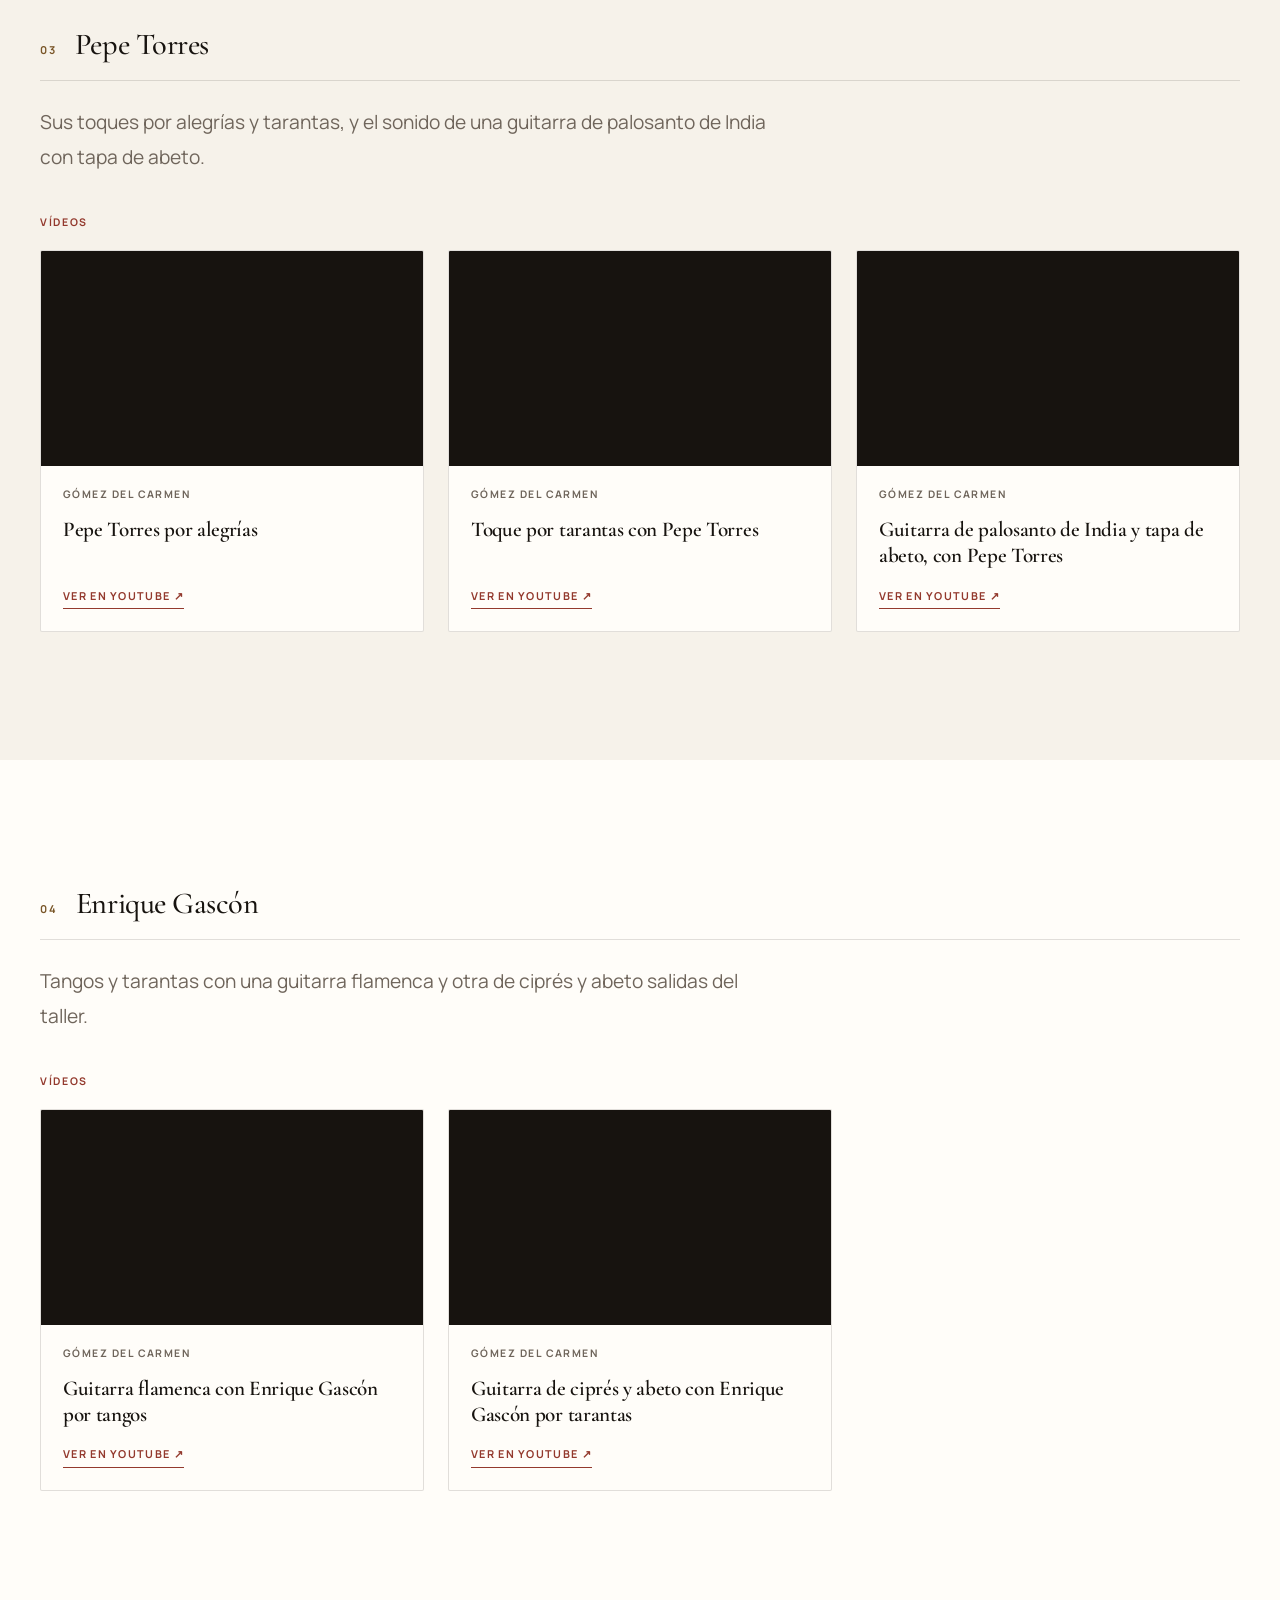
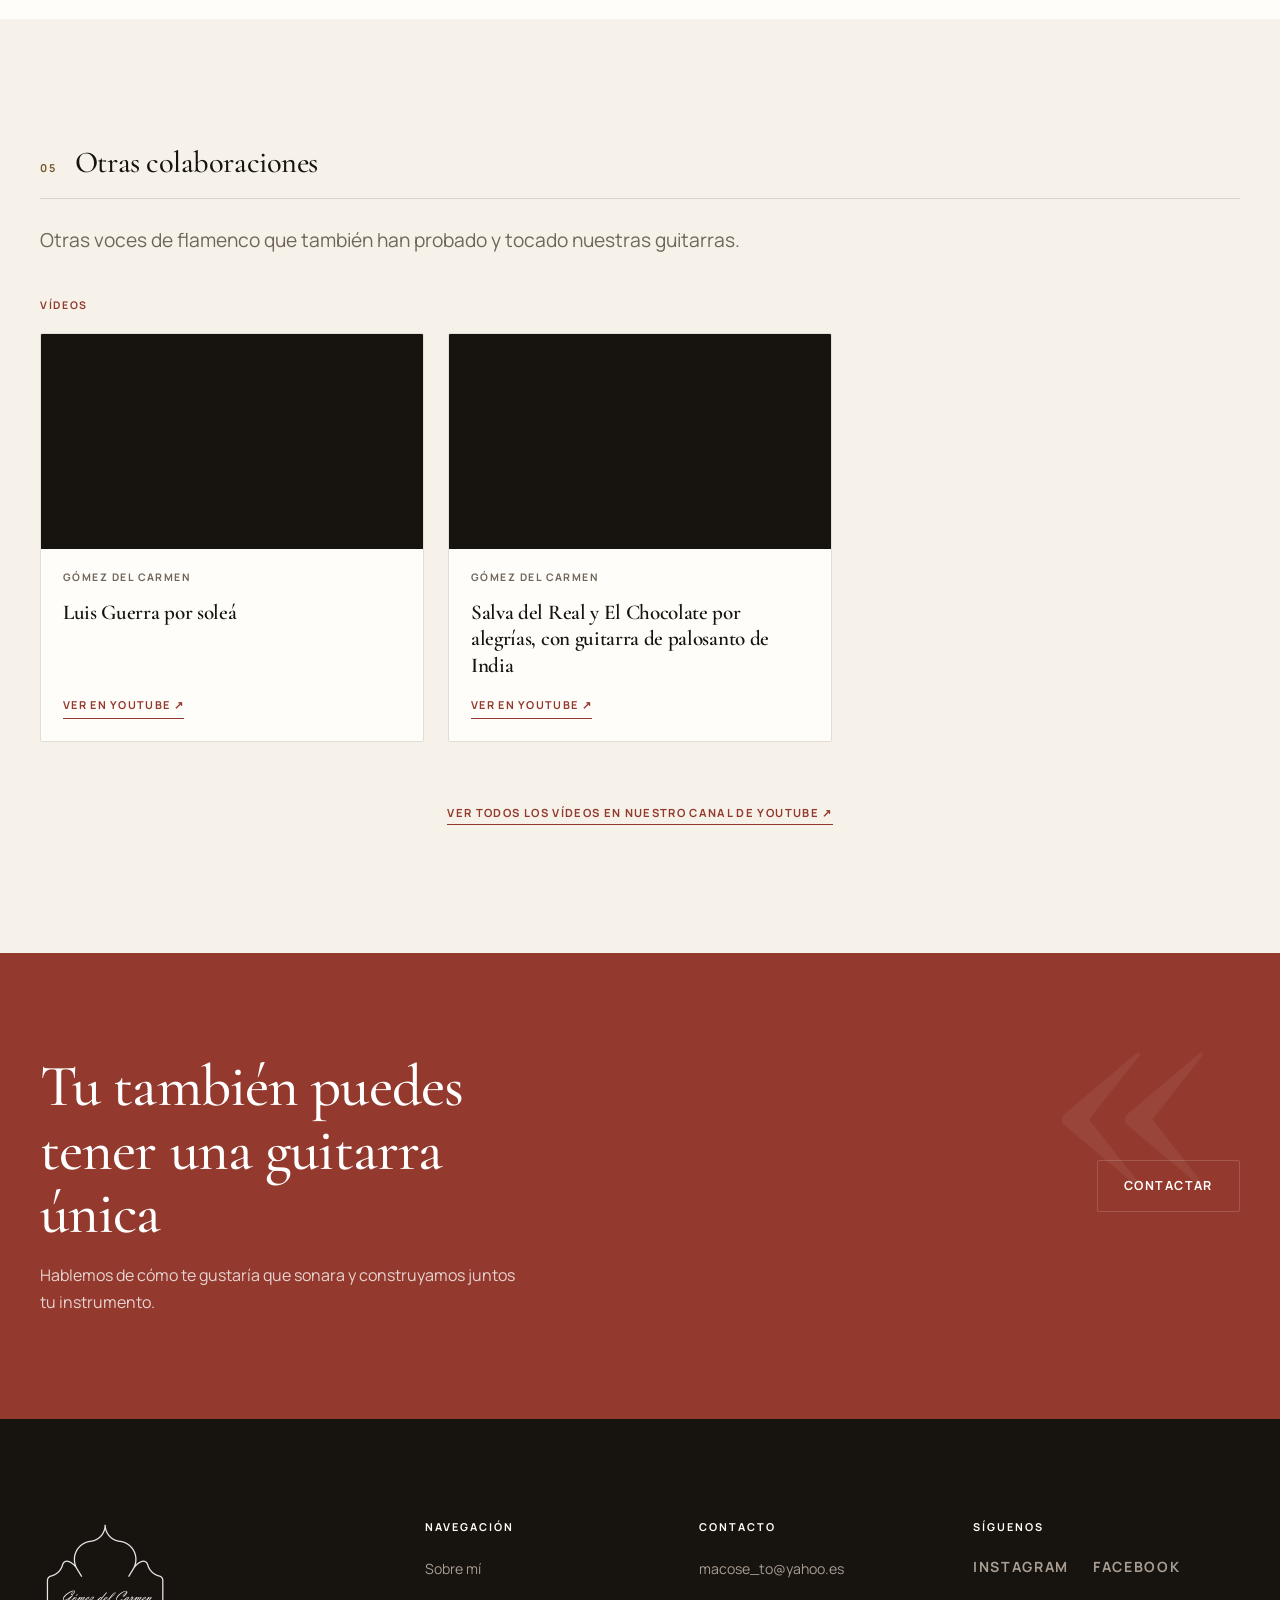
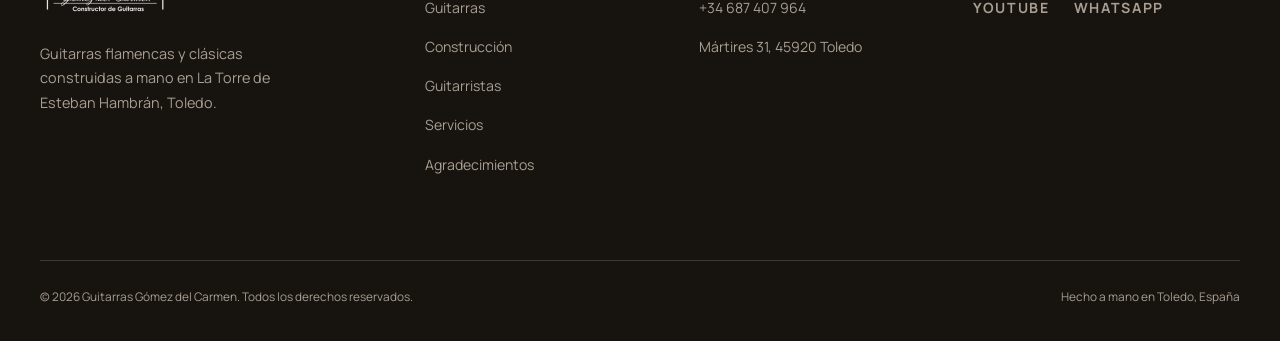
<file: guitarristas.html>
<!DOCTYPE html>
<html lang="es">
<head>
  <meta charset="UTF-8">
  <meta name="viewport" content="width=device-width, initial-scale=1">
  <title>Guitarristas — Guitarras Gómez del Carmen</title>
  <meta name="description" content="Fotos y vídeos de los guitarristas que tocan con nuestras guitarras: José Calzas «Cata», Raúl Suárez «Perla Hijo», Pepe Torres y Enrique Gascón.">
  <link rel="preconnect" href="https://fonts.googleapis.com">
  <link rel="preconnect" href="https://fonts.gstatic.com" crossorigin>
  <link rel="stylesheet" href="css/styles.css">
</head>
<body>
  <a class="skip-link" href="#main-content">Ir al contenido principal</a>

  <header class="site-header">
    <div class="header-inner">
      <a class="brand" href="index.html">
        <img src="assets/logo.webp" alt="" width="520">
        <span class="brand-text"><strong>Gómez del Carmen</strong><span>Luthier · Toledo</span></span>
      </a>
      <nav class="nav-desktop" aria-label="Navegación principal">
        <a href="index.html">Inicio</a>
        <a href="productos.html">Guitarras</a>
        <a href="construccion.html">Construcción</a>
        <a href="guitarristas.html" aria-current="page">Guitarristas</a>
        <a href="servicio.html">Servicios</a>
        <a href="agradecimientos.html">Agradecimientos</a>
        <a href="contacto.html">Contacto</a>
      </nav>
      <div class="header-cta">
        <a class="btn" href="contacto.html">Hablemos</a>
        <button class="nav-toggle" type="button" aria-label="Abrir menú" aria-expanded="false" aria-controls="nav-mobile"><span></span><span></span><span></span></button>
      </div>
    </div>
  </header>

  <nav class="nav-mobile" id="nav-mobile" aria-label="Navegación móvil">
    <a href="index.html">Inicio</a>
    <a href="productos.html">Guitarras</a>
    <a href="construccion.html">Construcción artesanal</a>
    <a href="guitarristas.html" aria-current="page">Guitarristas</a>
    <a href="servicio.html">Barnizado y reparación</a>
    <a href="agradecimientos.html">Agradecimientos</a>
    <a href="contacto.html">Contacto</a>
    <a class="btn" href="https://api.whatsapp.com/send?phone=34687407964" target="_blank" rel="noopener">Escríbenos por WhatsApp</a>
  </nav>

  <main id="main-content">

    <section class="page-hero">
      <div class="container">
        <nav class="breadcrumb" aria-label="Migas de pan"><a href="index.html">Inicio</a><span>/</span><span>Guitarristas</span></nav>
        <p class="eyebrow">En los escenarios</p>
        <h1>Nuestras guitarras, en grandes manos</h1>
        <p class="lead">Nos llena de orgullo ver cómo los intérpretes que admiramos hacen sonar nuestros instrumentos. Aquí tienes, por cada guitarrista, sus fotos y sus vídeos juntos.</p>
      </div>
    </section>

    <section class="section" aria-labelledby="guitarristas-title">
      <div class="container">
        <h2 class="sr-only" id="guitarristas-title">Nuestros guitarristas</h2>
        <div class="artist-list reveal">
          <div class="artist-row">
            <span class="artist-num">01</span>
            <div><h3>José Calzas del Pino «Cata»</h3><p>Guitarra Flamenca Club</p></div>
            <div class="artist-links">
              <a href="#cata">Fotos y vídeos ↓</a>
              <a href="https://youtube.com/@GUITARRASGOMEZDELCARMEN-cl9do" target="_blank" rel="noopener">YouTube ↗</a>
            </div>
          </div>
          <div class="artist-row">
            <span class="artist-num">02</span>
            <div><h3>Raúl Suárez López «Perla Hijo»</h3><p>Cartuja Center de Sevilla · Gira «Bis a Bis»</p></div>
            <div class="artist-links">
              <a href="#perla">Fotos y vídeos ↓</a>
              <a href="blog-cartuja.html">La noticia ↗</a>
            </div>
          </div>
          <div class="artist-row">
            <span class="artist-num">03</span>
            <div><h3>Pepe Torres</h3><p>Flamenco</p></div>
            <div class="artist-links">
              <a href="#pepe">Vídeos ↓</a>
              <a href="https://youtube.com/@GUITARRASGOMEZDELCARMEN-cl9do" target="_blank" rel="noopener">YouTube ↗</a>
            </div>
          </div>
          <div class="artist-row">
            <span class="artist-num">04</span>
            <div><h3>Enrique Gascón</h3><p>Flamenco</p></div>
            <div class="artist-links">
              <a href="#enrique">Vídeos ↓</a>
              <a href="contacto.html">Saber más ↗</a>
            </div>
          </div>
        </div>
      </div>
    </section>

    <section class="section section--cream" id="cata" aria-labelledby="cata-title">
      <div class="container">
        <div class="gallery-title" style="margin-top:0"><span>01</span><h2 id="cata-title">José Calzas del Pino «Cata»</h2></div>
        <p class="lead reveal" style="margin-bottom:40px">Nuestra primera noche en un concierto llegó de la mano de Cata y Guitarra Flamenca Club, en la Sala Montacargas de Madrid. Aquí sus fotos y los vídeos de aquellos días.</p>
        <p class="content-label">Fotografías</p>
        <div class="gallery reveal">
          <a href="assets/img/img-20230513-wa0025-c717a219.webp"><img width="600" height="400" decoding="async" src="assets/img/img-20230513-wa0025-5596b645.webp" alt="Cata con una guitarra Gómez del Carmen" loading="lazy"></a>
          <a href="assets/img/img-20230513-wa0026-ab2f18c3.webp"><img width="600" height="400" decoding="async" src="assets/img/img-20230513-wa0026-8990fffc.webp" alt="Cata tocando en concierto" loading="lazy"></a>
          <a href="assets/img/img_20240118_221742_666-57b5a24d.webp"><img width="600" height="1067" decoding="async" src="assets/img/img_20240118_221742_666-d5d440fb.webp" alt="Guitarra de Cata" loading="lazy"></a>
          <a href="assets/img/img_20240118_221742_657-83b78c5e.webp"><img width="600" height="400" decoding="async" src="assets/img/img_20240118_221742_657-465babe2.webp" alt="Detalle de la guitarra de Cata" loading="lazy"></a>
          <a href="assets/img/img_20240118_221742_812-edf26769.webp"><img width="600" height="1067" decoding="async" src="assets/img/img_20240118_221742_812-bd8046a3.webp" alt="Cata con su guitarra flamenca" loading="lazy"></a>
          <a href="assets/img/img_20240118_221742_939-0bdbb979.webp"><img width="600" height="1067" decoding="async" src="assets/img/img_20240118_221742_939-ea57ac6f.webp" alt="Concierto de guitarra flamenca" loading="lazy"></a>
          <a href="assets/img/img_20240118_221742_883-74213be3.webp"><img width="600" height="400" decoding="async" src="assets/img/img_20240118_221742_883-3b0045a8.webp" alt="Guitarra en el escenario" loading="lazy"></a>
          <a href="assets/img/img_20230107_142918_477-22cefdfd.webp"><img width="600" height="473" decoding="async" src="assets/img/img_20230107_142918_477-a48b952a.webp" alt="Cata y guitarra Gómez del Carmen" loading="lazy"></a>
        </div>
        <p class="content-label content-label--videos">Vídeos</p>
        <div class="video-grid">
          <article class="video-card">
            <div class="video-frame"><iframe src="https://www.youtube-nocookie.com/embed/JM7NIztrHrY?rel=0&amp;modestbranding=1&amp;controls=1" title="Probando guitarra flamenca — Guitarra Flamenca Club" loading="lazy" allow="accelerometer; autoplay; clipboard-write; encrypted-media; gyroscope; picture-in-picture; web-share" referrerpolicy="strict-origin-when-cross-origin" allowfullscreen></iframe></div>
            <div class="video-card-body">
              <p class="video-card-meta">Guitarra Flamenca Club</p>
              <h3 class="video-card-title">Probando guitarra flamenca</h3>
              <a class="video-link" href="https://www.youtube.com/watch?v=JM7NIztrHrY" target="_blank" rel="noopener">Ver en YouTube ↗</a>
            </div>
          </article>
          <article class="video-card">
            <div class="video-frame"><iframe src="https://www.youtube-nocookie.com/embed/uKWAPnNjL00?rel=0&amp;modestbranding=1&amp;controls=1" title="Juan José Calzas del Pino «Cata», con su nueva guitarra de ciprés" loading="lazy" allow="accelerometer; autoplay; clipboard-write; encrypted-media; gyroscope; picture-in-picture; web-share" referrerpolicy="strict-origin-when-cross-origin" allowfullscreen></iframe></div>
            <div class="video-card-body">
              <p class="video-card-meta">Gómez del Carmen</p>
              <h3 class="video-card-title">Juan José Calzas del Pino «Cata», con su nueva guitarra de ciprés</h3>
              <a class="video-link" href="https://www.youtube.com/watch?v=uKWAPnNjL00" target="_blank" rel="noopener">Ver en YouTube ↗</a>
            </div>
          </article>
          <article class="video-card">
            <div class="video-frame"><iframe src="https://www.youtube-nocookie.com/embed/TygAM0gj07A?rel=0&amp;modestbranding=1&amp;controls=1" title="Guitarra de ciprés con Juan José Calzas del Pino" loading="lazy" allow="accelerometer; autoplay; clipboard-write; encrypted-media; gyroscope; picture-in-picture; web-share" referrerpolicy="strict-origin-when-cross-origin" allowfullscreen></iframe></div>
            <div class="video-card-body">
              <p class="video-card-meta">Gómez del Carmen</p>
              <h3 class="video-card-title">Guitarra de ciprés con Juan José Calzas del Pino</h3>
              <a class="video-link" href="https://www.youtube.com/watch?v=TygAM0gj07A" target="_blank" rel="noopener">Ver en YouTube ↗</a>
            </div>
          </article>
          <article class="video-card">
            <div class="video-frame"><iframe src="https://www.youtube-nocookie.com/embed/hg8UaruwAJ8?rel=0&amp;modestbranding=1&amp;controls=1" title="Toque por bulerías con «Cata» y guitarra de ciprés" loading="lazy" allow="accelerometer; autoplay; clipboard-write; encrypted-media; gyroscope; picture-in-picture; web-share" referrerpolicy="strict-origin-when-cross-origin" allowfullscreen></iframe></div>
            <div class="video-card-body">
              <p class="video-card-meta">Gómez del Carmen</p>
              <h3 class="video-card-title">Toque por bulerías con «Cata» y guitarra de ciprés</h3>
              <a class="video-link" href="https://www.youtube.com/watch?v=hg8UaruwAJ8" target="_blank" rel="noopener">Ver en YouTube ↗</a>
            </div>
          </article>
        </div>
      </div>
    </section>

    <section class="section" id="perla" aria-labelledby="perla-title">
      <div class="container">
        <div class="gallery-title" style="margin-top:0"><span>02</span><h2 id="perla-title">Raúl Suárez «Perla Hijo»</h2></div>
        <p class="lead reveal" style="margin-bottom:40px">En enero de 2024 nuestras guitarras subieron al Cartuja Center de Sevilla en manos de Perla Hijo, dentro de la gira «Bis a Bis» de Los Morancos.</p>
        <p class="content-label">Fotografías</p>
        <div class="gallery reveal">
          <a href="assets/img/screenshot_2024-01-20-12-32-43-751_comwhatsapp-e-07278e65.webp"><img width="600" height="345" decoding="async" src="assets/img/screenshot_2024-01-20-12-32-43-751_comwhatsapp-e-7bfb7eb3.webp" alt="Perla Hijo con guitarra Gómez del Carmen" loading="lazy"></a>
          <a href="assets/img/img-20240112-wa0015-1-eabe2c50.webp"><img width="600" height="799" decoding="async" src="assets/img/img-20240112-wa0015-1-f0678107.webp" alt="Perla Hijo en el escenario" loading="lazy"></a>
          <a href="assets/img/img_20231118_123404-1-9e864fd6.webp"><img width="600" height="797" decoding="async" src="assets/img/img_20231118_123404-1-e372f3e7.webp" alt="Guitarra flamenca en concierto" loading="lazy"></a>
          <a href="assets/img/whatsappimage2024-01-28at2156251-15111a7d.webp"><img width="600" height="901" decoding="async" src="assets/img/whatsappimage2024-01-28at2156251-97ab8928.webp" alt="Perla Hijo en el Cartuja Center" loading="lazy"></a>
          <a href="assets/img/whatsappimage2024-01-28at215625-96dfec02.webp"><img width="600" height="400" decoding="async" src="assets/img/whatsappimage2024-01-28at215625-d66f0ce7.webp" alt="Guitarra en el Cartuja Center de Sevilla" loading="lazy"></a>
        </div>
        <p class="content-label content-label--videos">Vídeos</p>
        <div class="video-grid">
          <article class="video-card">
            <div class="video-frame"><iframe src="https://www.youtube-nocookie.com/embed/PP862IP71Eo?rel=0&amp;modestbranding=1&amp;controls=1" title="Un detalle de algo que estoy preparando — Perla Hijo" loading="lazy" allow="accelerometer; autoplay; clipboard-write; encrypted-media; gyroscope; picture-in-picture; web-share" referrerpolicy="strict-origin-when-cross-origin" allowfullscreen></iframe></div>
            <div class="video-card-body">
              <p class="video-card-meta">Perla Hijo Música</p>
              <h3 class="video-card-title">Un detalle de algo que estoy preparando</h3>
              <a class="video-link" href="https://www.youtube.com/watch?v=PP862IP71Eo" target="_blank" rel="noopener">Ver en YouTube ↗</a>
            </div>
          </article>
          <article class="video-card">
            <div class="video-frame"><iframe src="https://www.youtube-nocookie.com/embed/c4xQdWjO09U?rel=0&amp;modestbranding=1&amp;controls=1" title="Soleá con Raúl «Perla Hijo» y guitarra Gómez del Carmen" loading="lazy" allow="accelerometer; autoplay; clipboard-write; encrypted-media; gyroscope; picture-in-picture; web-share" referrerpolicy="strict-origin-when-cross-origin" allowfullscreen></iframe></div>
            <div class="video-card-body">
              <p class="video-card-meta">Gómez del Carmen</p>
              <h3 class="video-card-title">Soleá con Raúl «Perla Hijo» y guitarra Gómez del Carmen</h3>
              <a class="video-link" href="https://www.youtube.com/watch?v=c4xQdWjO09U" target="_blank" rel="noopener">Ver en YouTube ↗</a>
            </div>
          </article>
        </div>
      </div>
    </section>

    <section class="section section--cream" id="pepe" aria-labelledby="pepe-title">
      <div class="container">
        <div class="gallery-title" style="margin-top:0"><span>03</span><h2 id="pepe-title">Pepe Torres</h2></div>
        <p class="lead reveal" style="margin-bottom:40px">Sus toques por alegrías y tarantas, y el sonido de una guitarra de palosanto de India con tapa de abeto.</p>
        <p class="content-label">Vídeos</p>
        <div class="video-grid">
          <article class="video-card">
            <div class="video-frame"><iframe src="https://www.youtube-nocookie.com/embed/gIqVJSeGJYc?rel=0&amp;modestbranding=1&amp;controls=1" title="Pepe Torres por alegrías — Guitarras Gómez del Carmen" loading="lazy" allow="accelerometer; autoplay; clipboard-write; encrypted-media; gyroscope; picture-in-picture; web-share" referrerpolicy="strict-origin-when-cross-origin" allowfullscreen></iframe></div>
            <div class="video-card-body">
              <p class="video-card-meta">Gómez del Carmen</p>
              <h3 class="video-card-title">Pepe Torres por alegrías</h3>
              <a class="video-link" href="https://www.youtube.com/watch?v=gIqVJSeGJYc" target="_blank" rel="noopener">Ver en YouTube ↗</a>
            </div>
          </article>
          <article class="video-card">
            <div class="video-frame"><iframe src="https://www.youtube-nocookie.com/embed/dlBtMZooJKc?rel=0&amp;modestbranding=1&amp;controls=1" title="Toque por tarantas con Pepe Torres y Guitarras Gómez del Carmen" loading="lazy" allow="accelerometer; autoplay; clipboard-write; encrypted-media; gyroscope; picture-in-picture; web-share" referrerpolicy="strict-origin-when-cross-origin" allowfullscreen></iframe></div>
            <div class="video-card-body">
              <p class="video-card-meta">Gómez del Carmen</p>
              <h3 class="video-card-title">Toque por tarantas con Pepe Torres</h3>
              <a class="video-link" href="https://www.youtube.com/watch?v=dlBtMZooJKc" target="_blank" rel="noopener">Ver en YouTube ↗</a>
            </div>
          </article>
          <article class="video-card">
            <div class="video-frame"><iframe src="https://www.youtube-nocookie.com/embed/WTyUMUe9iFI?rel=0&amp;modestbranding=1&amp;controls=1" title="Guitarra de palosanto de India y tapa de abeto, con Pepe Torres" loading="lazy" allow="accelerometer; autoplay; clipboard-write; encrypted-media; gyroscope; picture-in-picture; web-share" referrerpolicy="strict-origin-when-cross-origin" allowfullscreen></iframe></div>
            <div class="video-card-body">
              <p class="video-card-meta">Gómez del Carmen</p>
              <h3 class="video-card-title">Guitarra de palosanto de India y tapa de abeto, con Pepe Torres</h3>
              <a class="video-link" href="https://www.youtube.com/watch?v=WTyUMUe9iFI" target="_blank" rel="noopener">Ver en YouTube ↗</a>
            </div>
          </article>
        </div>
      </div>
    </section>

    <section class="section" id="enrique" aria-labelledby="enrique-title">
      <div class="container">
        <div class="gallery-title" style="margin-top:0"><span>04</span><h2 id="enrique-title">Enrique Gascón</h2></div>
        <p class="lead reveal" style="margin-bottom:40px">Tangos y tarantas con una guitarra flamenca y otra de ciprés y abeto salidas del taller.</p>
        <p class="content-label">Vídeos</p>
        <div class="video-grid">
          <article class="video-card">
            <div class="video-frame"><iframe src="https://www.youtube-nocookie.com/embed/2iMMbcNTLKs?rel=0&amp;modestbranding=1&amp;controls=1" title="Guitarra flamenca con Enrique Gascón por tangos" loading="lazy" allow="accelerometer; autoplay; clipboard-write; encrypted-media; gyroscope; picture-in-picture; web-share" referrerpolicy="strict-origin-when-cross-origin" allowfullscreen></iframe></div>
            <div class="video-card-body">
              <p class="video-card-meta">Gómez del Carmen</p>
              <h3 class="video-card-title">Guitarra flamenca con Enrique Gascón por tangos</h3>
              <a class="video-link" href="https://www.youtube.com/watch?v=2iMMbcNTLKs" target="_blank" rel="noopener">Ver en YouTube ↗</a>
            </div>
          </article>
          <article class="video-card">
            <div class="video-frame"><iframe src="https://www.youtube-nocookie.com/embed/-UaNywvG0BI?rel=0&amp;modestbranding=1&amp;controls=1" title="Guitarra de ciprés y abeto con Enrique Gascón por tarantas" loading="lazy" allow="accelerometer; autoplay; clipboard-write; encrypted-media; gyroscope; picture-in-picture; web-share" referrerpolicy="strict-origin-when-cross-origin" allowfullscreen></iframe></div>
            <div class="video-card-body">
              <p class="video-card-meta">Gómez del Carmen</p>
              <h3 class="video-card-title">Guitarra de ciprés y abeto con Enrique Gascón por tarantas</h3>
              <a class="video-link" href="https://www.youtube.com/watch?v=-UaNywvG0BI" target="_blank" rel="noopener">Ver en YouTube ↗</a>
            </div>
          </article>
        </div>
      </div>
    </section>

    <section class="section section--cream" id="colaboraciones" aria-labelledby="colaboraciones-title">
      <div class="container">
        <div class="gallery-title" style="margin-top:0"><span>05</span><h2 id="colaboraciones-title">Otras colaboraciones</h2></div>
        <p class="lead reveal" style="margin-bottom:40px">Otras voces de flamenco que también han probado y tocado nuestras guitarras.</p>
        <p class="content-label">Vídeos</p>
        <div class="video-grid">
          <article class="video-card">
            <div class="video-frame"><iframe src="https://www.youtube-nocookie.com/embed/ondGpbX6k_U?rel=0&amp;modestbranding=1&amp;controls=1" title="Luis Guerra por soleá — Guitarras Gómez del Carmen" loading="lazy" allow="accelerometer; autoplay; clipboard-write; encrypted-media; gyroscope; picture-in-picture; web-share" referrerpolicy="strict-origin-when-cross-origin" allowfullscreen></iframe></div>
            <div class="video-card-body">
              <p class="video-card-meta">Gómez del Carmen</p>
              <h3 class="video-card-title">Luis Guerra por soleá</h3>
              <a class="video-link" href="https://www.youtube.com/watch?v=ondGpbX6k_U" target="_blank" rel="noopener">Ver en YouTube ↗</a>
            </div>
          </article>
          <article class="video-card">
            <div class="video-frame"><iframe src="https://www.youtube-nocookie.com/embed/pzNi0li6vqY?rel=0&amp;modestbranding=1&amp;controls=1" title="Salva del Real y El Chocolate por alegrías, con guitarra de palosanto de India" loading="lazy" allow="accelerometer; autoplay; clipboard-write; encrypted-media; gyroscope; picture-in-picture; web-share" referrerpolicy="strict-origin-when-cross-origin" allowfullscreen></iframe></div>
            <div class="video-card-body">
              <p class="video-card-meta">Gómez del Carmen</p>
              <h3 class="video-card-title">Salva del Real y El Chocolate por alegrías, con guitarra de palosanto de India</h3>
              <a class="video-link" href="https://www.youtube.com/watch?v=pzNi0li6vqY" target="_blank" rel="noopener">Ver en YouTube ↗</a>
            </div>
          </article>
        </div>
        <p class="video-all"><a href="https://youtube.com/@GUITARRASGOMEZDELCARMEN-cl9do" target="_blank" rel="noopener">Ver todos los vídeos en nuestro canal de YouTube ↗</a></p>
      </div>
    </section>

    <section class="cta-band">
      <div class="container cta-inner">
        <div>
          <h2>Tu también puedes tener una guitarra única</h2>
          <p>Hablemos de cómo te gustaría que sonara y construyamos juntos tu instrumento.</p>
        </div>
        <a class="btn btn--light" href="contacto.html">Contactar</a>
      </div>
    </section>
  </main>

  <footer class="site-footer">
    <div class="container footer-grid">
      <div class="footer-brand">
        <img src="assets/logo.webp" alt="Gómez del Carmen" width="520" loading="lazy">
        <p>Guitarras flamencas y clásicas construidas a mano en La Torre de Esteban Hambrán, Toledo.</p>
      </div>
      <div class="footer-col"><h3>Navegación</h3><ul>
        <li><a href="index.html#sobre-mi">Sobre mí</a></li>
        <li><a href="productos.html">Guitarras</a></li><li><a href="construccion.html">Construcción</a></li>
        <li><a href="guitarristas.html">Guitarristas</a></li><li><a href="servicio.html">Servicios</a></li>
        <li><a href="agradecimientos.html">Agradecimientos</a></li></ul></div>
      <div class="footer-col"><h3>Contacto</h3><ul>
        <li><a href="mailto:macose_to@yahoo.es">macose_to@yahoo.es</a></li>
        <li><a href="tel:+34687407964">+34 687 407 964</a></li>
        <li><a href="https://maps.google.com/maps?q=M%C3%A1rtires%2031%2C%20La%20Torre%20de%20Esteban%20Hambran" target="_blank" rel="noopener">Mártires 31, 45920 Toledo</a></li></ul></div>
      <div class="footer-col"><h3>Síguenos</h3><div class="social-row">
        <a href="https://instagram.com/guitarras_gomez_del_carmen" target="_blank" rel="noopener">Instagram</a>
        <a href="https://facebook.com/justo.arevalogomez" target="_blank" rel="noopener">Facebook</a>
        <a href="https://youtube.com/@GUITARRASGOMEZDELCARMEN-cl9do" target="_blank" rel="noopener">YouTube</a>
        <a href="https://api.whatsapp.com/send?phone=34687407964" target="_blank" rel="noopener">WhatsApp</a></div></div>
    </div>
    <div class="container footer-bottom">
      <span>© <span id="current-year">2026</span> Guitarras Gómez del Carmen. Todos los derechos reservados.</span>
      <span>Hecho a mano en Toledo, España</span>
    </div>
  </footer>

  <div class="lightbox" role="dialog" aria-modal="true" aria-label="Galería de imágenes">
    <button class="lightbox-close" type="button" aria-label="Cerrar">×</button>
    <button class="lightbox-prev" type="button" aria-label="Imagen anterior">‹</button>
    <img class="lightbox-image" alt="">
    <button class="lightbox-next" type="button" aria-label="Imagen siguiente">›</button>
  </div>

  <script src="js/main.js"></script>
</body>
</html>
</file>
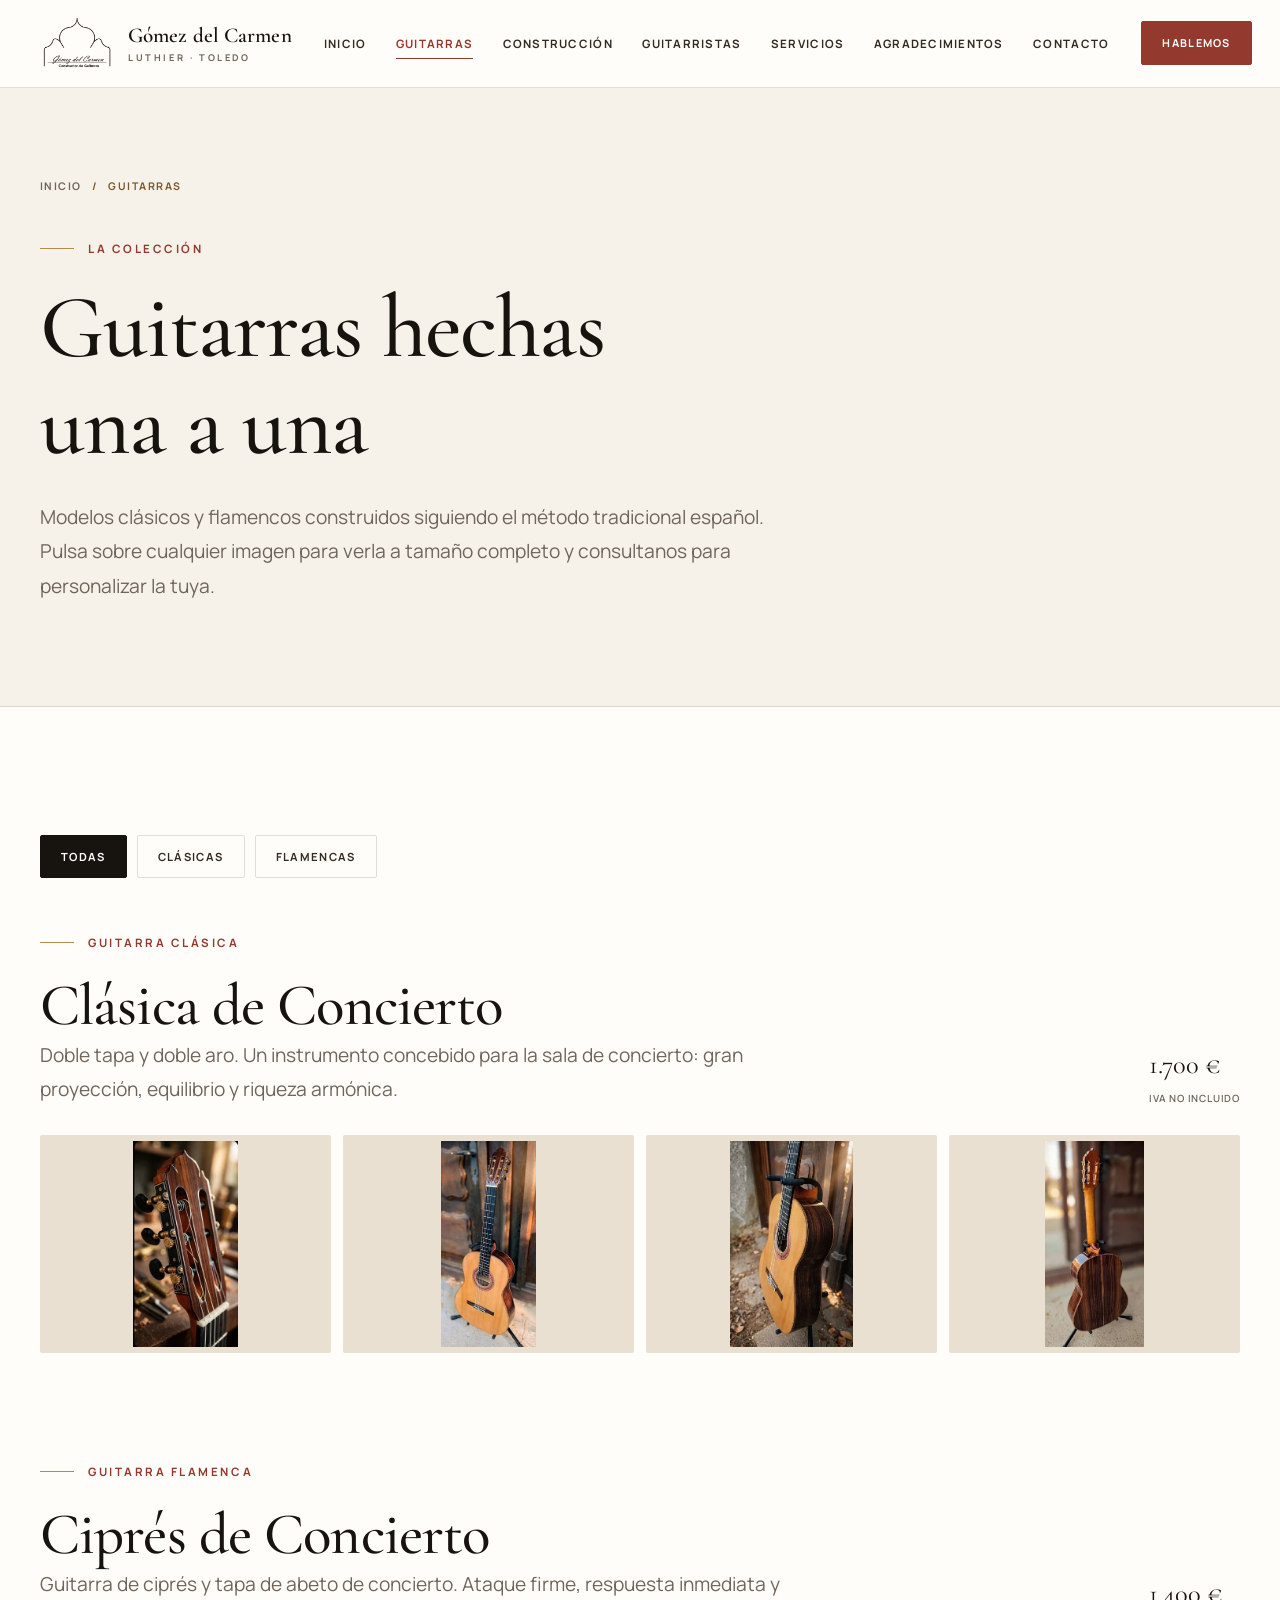
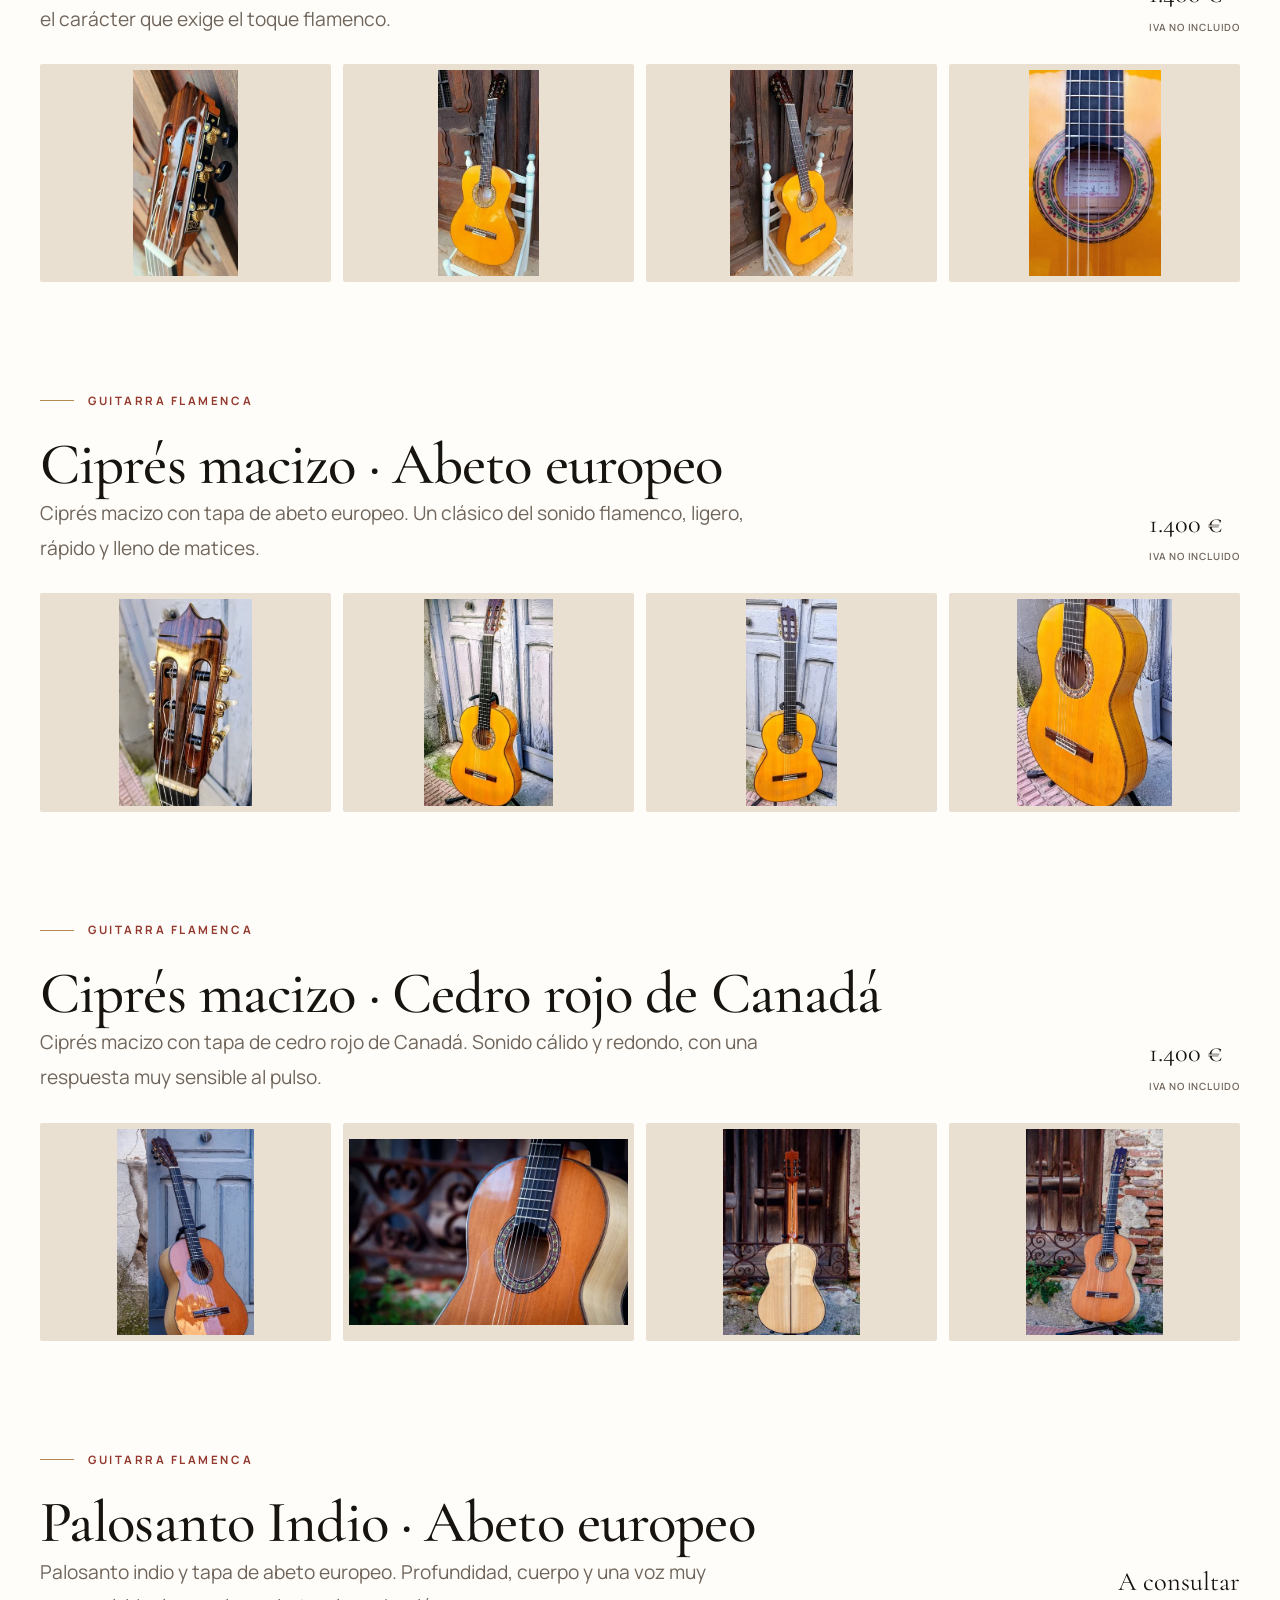
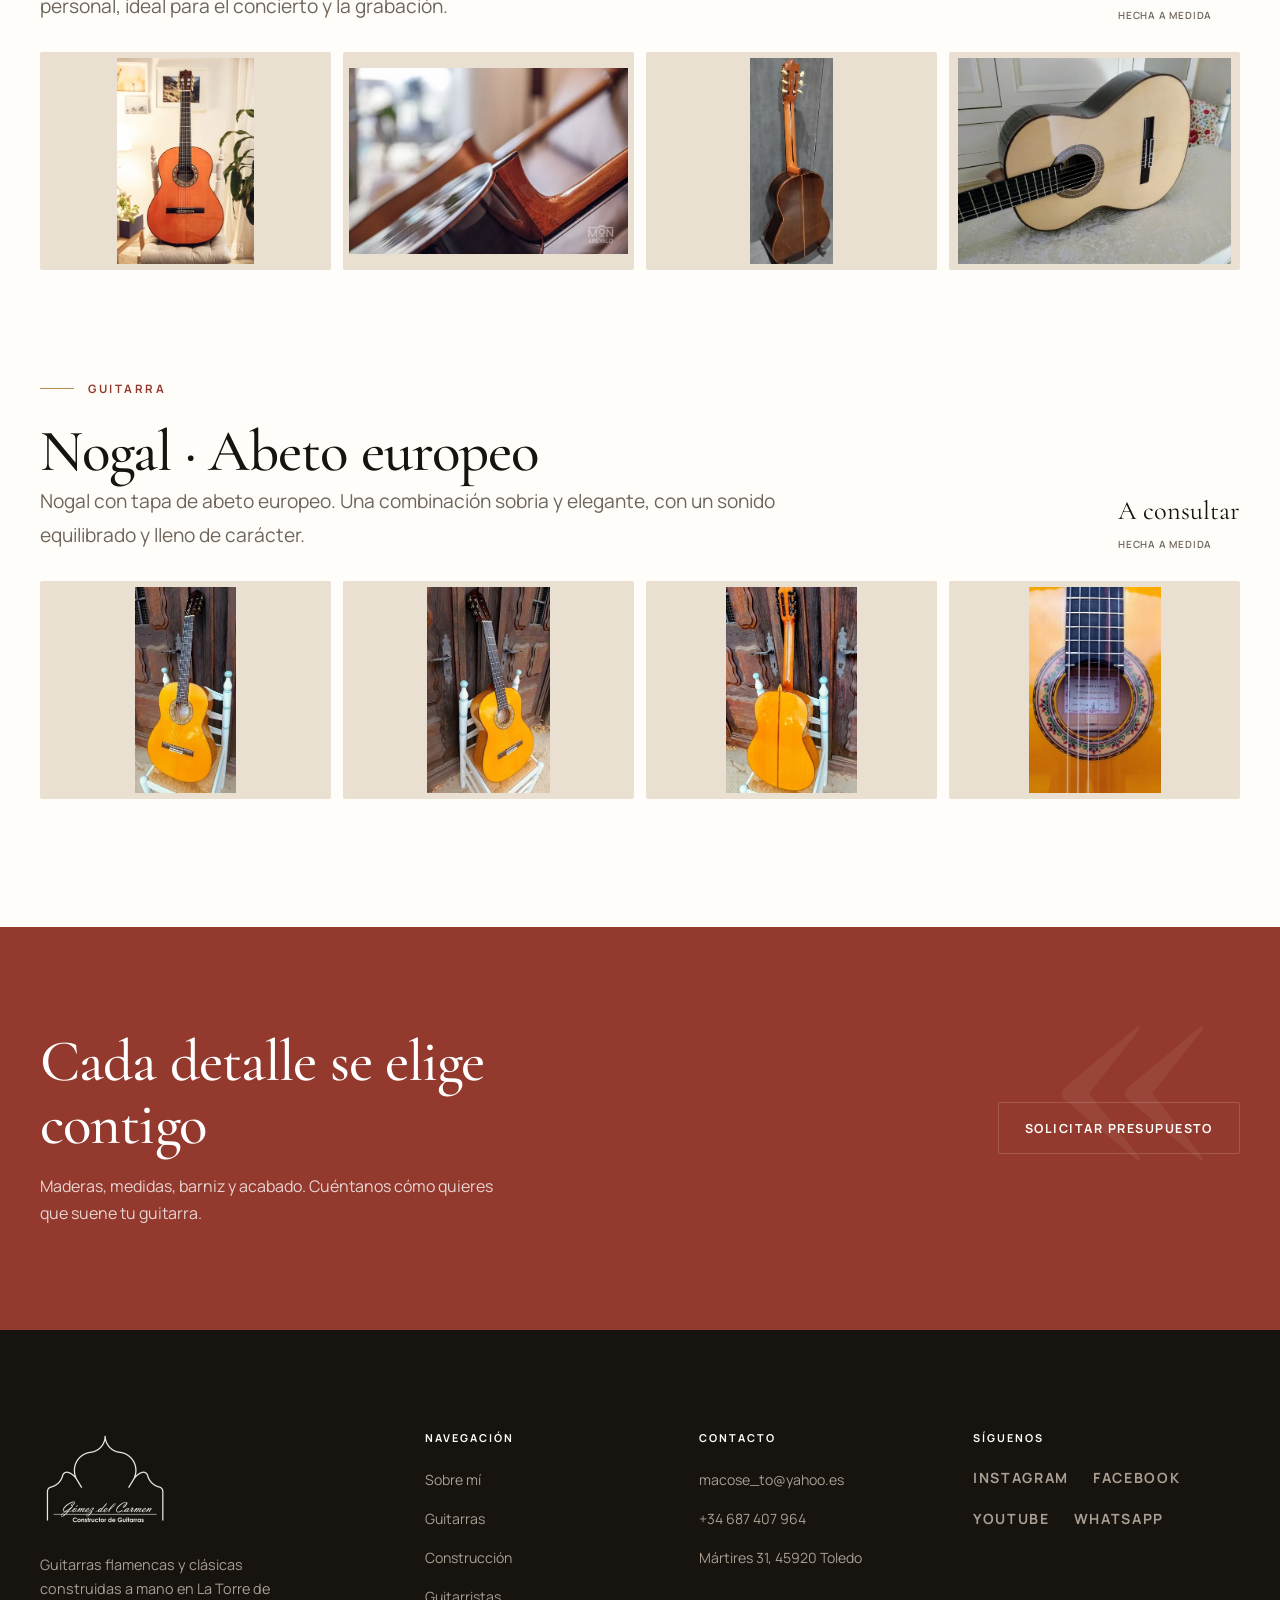
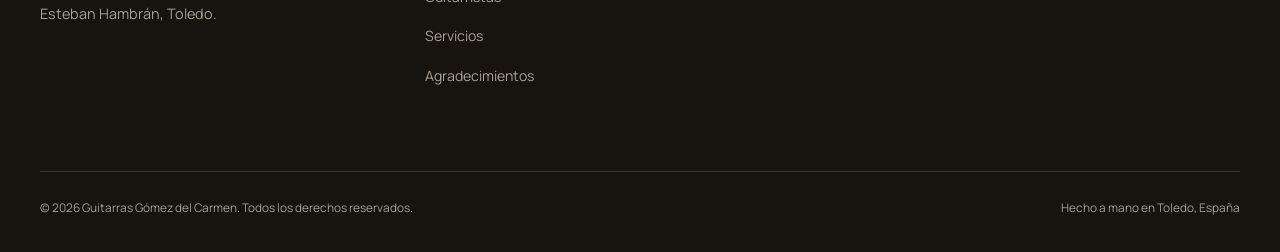
<file: productos.html>
<!DOCTYPE html>
<html lang="es">
<head>
  <meta charset="UTF-8">
  <meta name="viewport" content="width=device-width, initial-scale=1">
  <title>Guitarras — Guitarras Gómez del Carmen</title>
  <meta name="description" content="Guitarras clásicas y flamencas construidas a mano: doble tapa, ciprés, palosanto indio y nogal. Maderas seleccionadas y acabados tradicionales.">
  <link rel="preconnect" href="https://fonts.googleapis.com">
  <link rel="preconnect" href="https://fonts.gstatic.com" crossorigin>
  <link rel="stylesheet" href="css/styles.css">
</head>
<body>
  <a class="skip-link" href="#main-content">Ir al contenido principal</a>

  <header class="site-header">
    <div class="header-inner">
      <a class="brand" href="index.html">
        <img src="assets/logo.webp" alt="" width="520">
        <span class="brand-text"><strong>Gómez del Carmen</strong><span>Luthier · Toledo</span></span>
      </a>
      <nav class="nav-desktop" aria-label="Navegación principal">
        <a href="index.html">Inicio</a>
        <a href="productos.html" aria-current="page">Guitarras</a>
        <a href="construccion.html">Construcción</a>
        <a href="guitarristas.html">Guitarristas</a>
        <a href="servicio.html">Servicios</a>
        <a href="agradecimientos.html">Agradecimientos</a>
        <a href="contacto.html">Contacto</a>
      </nav>
      <div class="header-cta">
        <a class="btn" href="contacto.html">Hablemos</a>
        <button class="nav-toggle" type="button" aria-label="Abrir menú" aria-expanded="false" aria-controls="nav-mobile"><span></span><span></span><span></span></button>
      </div>
    </div>
  </header>

  <nav class="nav-mobile" id="nav-mobile" aria-label="Navegación móvil">
    <a href="index.html">Inicio</a>
    <a href="productos.html" aria-current="page">Guitarras</a>
    <a href="construccion.html">Construcción artesanal</a>
    <a href="guitarristas.html">Guitarristas</a>
    <a href="servicio.html">Barnizado y reparación</a>
    <a href="agradecimientos.html">Agradecimientos</a>
    <a href="contacto.html">Contacto</a>
    <a class="btn" href="https://api.whatsapp.com/send?phone=34687407964" target="_blank" rel="noopener">Escríbenos por WhatsApp</a>
  </nav>

  <main id="main-content">

    <section class="page-hero">
      <div class="container">
        <nav class="breadcrumb" aria-label="Migas de pan"><a href="index.html">Inicio</a><span>/</span><span>Guitarras</span></nav>
        <p class="eyebrow">La colección</p>
        <h1>Guitarras hechas una a una</h1>
        <p class="lead">Modelos clásicos y flamencos construidos siguiendo el método tradicional español. Pulsa sobre cualquier imagen para verla a tamaño completo y consultanos para personalizar la tuya.</p>
      </div>
    </section>

    <section class="section">
      <div class="container">
        <div class="filters" role="group" aria-label="Filtrar guitarras">
          <button class="filter-btn is-active" type="button" data-filter="all">Todas</button>
          <button class="filter-btn" type="button" data-filter="clasica">Clásicas</button>
          <button class="filter-btn" type="button" data-filter="flamenca">Flamencas</button>
        </div>

        <!-- CLÁSICA -->
        <article class="product-detail" id="clasica" data-category="clasica" style="margin-bottom:100px">
          <div class="section-head reveal" style="margin-bottom:28px">
            <div>
              <p class="eyebrow">Guitarra clásica</p>
              <h2>Clásica de Concierto</h2>
              <p class="lead">Doble tapa y doble aro. Un instrumento concebido para la sala de concierto: gran proyección, equilibrio y riqueza armónica.</p>
            </div>
            <div><span class="price">1.700 €<small>IVA no incluido</small></span></div>
          </div>
          <div class="gallery reveal">
            <a href="assets/img/img_20261004_204218_817-high-b9cbdb75.webp"><img width="268" height="525" decoding="async" src="assets/img/img_20261004_204218_817-high-e9278562.webp" alt="Guitarra clásica de concierto, vista general" loading="lazy"></a>
            <a href="assets/img/img_20261010_073112_510-high-97046586.webp"><img width="240" height="525" decoding="async" src="assets/img/img_20261010_073112_510-high-c4d10330.webp" alt="Detalle de la tapa de la guitarra clásica" loading="lazy"></a>
            <a href="assets/img/img_20261010_073112_863-high-afbfa2d4.webp"><img width="311" height="525" decoding="async" src="assets/img/img_20261010_073112_863-high-21078878.webp" alt="Detalle del mástil de la guitarra clásica" loading="lazy"></a>
            <a href="assets/img/img_20261010_073112_809-high-dc461daf.webp"><img width="251" height="525" decoding="async" src="assets/img/img_20261010_073112_809-high-553b8664.webp" alt="Detalle del clavijero de la guitarra clásica" loading="lazy"></a>
          </div>
        </article>

        <!-- CIPRÉS DE CONCIERTO -->
        <article class="product-detail" id="cipres-concierto" data-category="flamenca" style="margin-bottom:100px">
          <div class="section-head reveal" style="margin-bottom:28px">
            <div>
              <p class="eyebrow">Guitarra flamenca</p>
              <h2>Ciprés de Concierto</h2>
              <p class="lead">Guitarra de ciprés y tapa de abeto de concierto. Ataque firme, respuesta inmediata y el carácter que exige el toque flamenco.</p>
            </div>
            <div><span class="price">1.400 €<small>IVA no incluido</small></span></div>
          </div>
          <div class="gallery reveal">
            <a href="assets/img/img_20261004_204243_123-high-390ebe43.webp"><img width="266" height="525" decoding="async" src="assets/img/img_20261004_204243_123-high-8294cd0f.webp" alt="Guitarra flamenca de ciprés de concierto" loading="lazy"></a>
            <a href="assets/img/img_20261004_204242_428-high-3a1139c3.webp"><img width="259" height="525" decoding="async" src="assets/img/img_20261004_204242_428-high-bd4567dc.webp" alt="Detalle de la guitarra de ciprés" loading="lazy"></a>
            <a href="assets/img/img_20261004_204242_338-high-698f947f.webp"><img width="314" height="525" decoding="async" src="assets/img/img_20261004_204242_338-high-7ab90282.webp" alt="Detalle del puente de la guitarra de ciprés" loading="lazy"></a>
            <a href="assets/img/img_20261004_204233_684-high-da27ff9f.webp"><img width="336" height="525" decoding="async" src="assets/img/img_20261004_204233_684-high-4c5b7da3.webp" alt="Vista general de la guitarra de ciprés de concierto" loading="lazy"></a>
          </div>
        </article>

        <!-- CIPRÉS ABETO -->
        <article class="product-detail" id="cipres" data-category="flamenca" style="margin-bottom:100px">
          <div class="section-head reveal" style="margin-bottom:28px">
            <div>
              <p class="eyebrow">Guitarra flamenca</p>
              <h2>Ciprés macizo · Abeto europeo</h2>
              <p class="lead">Ciprés macizo con tapa de abeto europeo. Un clásico del sonido flamenco, ligero, rápido y lleno de matices.</p>
            </div>
            <div><span class="price">1.400 €<small>IVA no incluido</small></span></div>
          </div>
          <div class="gallery reveal">
            <a href="assets/img/cata-1-high-481e4eb8.webp"><img width="341" height="525" decoding="async" src="assets/img/cata-1-high-1409d683.webp" alt="Guitarra de ciprés macizo y tapa de abeto europeo" loading="lazy"></a>
            <a href="assets/img/cata-8-high-07fdb2a5.webp"><img width="328" height="525" decoding="async" src="assets/img/cata-8-high-be8b6e90.webp" alt="Guitarra de ciprés, detalle" loading="lazy"></a>
            <a href="assets/img/cat-2-high-a2b0b0f4.webp"><img width="230" height="525" decoding="async" src="assets/img/cat-2-high-637caa67.webp" alt="Guitarra de ciprés en manos del lutier" loading="lazy"></a>
            <a href="assets/img/cata-5-high-7d4ea1ec.webp"><img width="395" height="525" decoding="async" src="assets/img/cata-5-high-58ddcf63.webp" alt="Detalle del acabado de la guitarra de ciprés" loading="lazy"></a>
          </div>
        </article>

        <!-- CIPRÉS CEDRO -->
        <article class="product-detail" id="cipres-cedro" data-category="flamenca" style="margin-bottom:100px">
          <div class="section-head reveal" style="margin-bottom:28px">
            <div>
              <p class="eyebrow">Guitarra flamenca</p>
              <h2>Ciprés macizo · Cedro rojo de Canadá</h2>
              <p class="lead">Ciprés macizo con tapa de cedro rojo de Canadá. Sonido cálido y redondo, con una respuesta muy sensible al pulso.</p>
            </div>
            <div><span class="price">1.400 €<small>IVA no incluido</small></span></div>
          </div>
          <div class="gallery reveal">
            <a href="assets/img/4_5845684131781940740-7-c39237dd.webp"><img width="350" height="525" decoding="async" src="assets/img/4_5845684131781940740-7-fcd4d0b0.webp" alt="Guitarra de ciprés con tapa de cedro rojo de Canadá" loading="lazy"></a>
            <a href="assets/img/4_5845684131781940776-2-f563dd84.webp"><img width="700" height="466" decoding="async" src="assets/img/4_5845684131781940776-2-03ca9107.webp" alt="Detalle de la guitarra de ciprés y cedro" loading="lazy"></a>
            <a href="assets/img/4_5845684131781940781-4-6ed22206.webp"><img width="350" height="525" decoding="async" src="assets/img/4_5845684131781940781-4-e1976c76.webp" alt="Detalle del clavijero de la guitarra de cedro" loading="lazy"></a>
            <a href="assets/img/4_5845684131781940787-2-e3d8e201.webp"><img width="350" height="525" decoding="async" src="assets/img/4_5845684131781940787-2-1988955e.webp" alt="Vista general de la guitarra de ciprés y cedro" loading="lazy"></a>
          </div>
        </article>

        <!-- PALOSANTO -->
        <article class="product-detail" id="palosanto" data-category="flamenca" style="margin-bottom:100px">
          <div class="section-head reveal" style="margin-bottom:28px">
            <div>
              <p class="eyebrow">Guitarra flamenca</p>
              <h2>Palosanto Indio · Abeto europeo</h2>
              <p class="lead">Palosanto indio y tapa de abeto europeo. Profundidad, cuerpo y una voz muy personal, ideal para el concierto y la grabación.</p>
            </div>
            <div><span class="price">A consultar<small>Hecha a medida</small></span></div>
          </div>
          <div class="gallery reveal">
            <a href="assets/img/4_5845684131781940836-4-d56ed8dd.webp"><img width="350" height="525" decoding="async" src="assets/img/4_5845684131781940836-4-e113c354.webp" alt="Guitarra de palosanto indio y abeto europeo" loading="lazy"></a>
            <a href="assets/img/4_5845684131781940722-6-0b17c4c6.webp"><img width="700" height="466" decoding="async" src="assets/img/4_5845684131781940722-6-fd983b3b.webp" alt="Detalle de la guitarra de palosanto" loading="lazy"></a>
            <a href="assets/img/4_5845684131781940734-0a3f6b73.webp"><img width="211" height="525" decoding="async" src="assets/img/4_5845684131781940734-eabb26b4.webp" alt="Detalle del puente de la guitarra de palosanto" loading="lazy"></a>
            <a href="assets/img/img_20240511_180001-2-high-03d425b7.webp"><img width="697" height="525" decoding="async" src="assets/img/img_20240511_180001-2-high-92a38536.webp" alt="Guitarra de palosanto terminada" loading="lazy"></a>
          </div>
        </article>

        <!-- NOGAL -->
        <article class="product-detail" id="nogal" data-category="clasica">
          <div class="section-head reveal" style="margin-bottom:28px">
            <div>
              <p class="eyebrow">Guitarra</p>
              <h2>Nogal · Abeto europeo</h2>
              <p class="lead">Nogal con tapa de abeto europeo. Una combinación sobria y elegante, con un sonido equilibrado y lleno de carácter.</p>
            </div>
            <div><span class="price">A consultar<small>Hecha a medida</small></span></div>
          </div>
          <div class="gallery reveal">
            <a href="assets/img/img_20261004_204242_428-high-3a1139c3.webp"><img width="259" height="525" decoding="async" src="assets/img/img_20261004_204242_428-high-bd4567dc.webp" alt="Guitarra de nogal y abeto europeo" loading="lazy"></a>
            <a href="assets/img/img_20261004_204242_338-high-698f947f.webp"><img width="314" height="525" decoding="async" src="assets/img/img_20261004_204242_338-high-7ab90282.webp" alt="Detalle de la guitarra de nogal" loading="lazy"></a>
            <a href="assets/img/img_20261004_204242_365-high-149cf4c3.webp"><img width="332" height="525" decoding="async" src="assets/img/img_20261004_204242_365-high-53b1aaa8.webp" alt="Detalle del mástil de la guitarra de nogal" loading="lazy"></a>
            <a href="assets/img/img_20261004_204233_684-high-da27ff9f.webp"><img width="336" height="525" decoding="async" src="assets/img/img_20261004_204233_684-high-4c5b7da3.webp" alt="Vista general de la guitarra de nogal" loading="lazy"></a>
          </div>
        </article>

      </div>
    </section>

    <section class="cta-band">
      <div class="container cta-inner">
        <div>
          <h2>Cada detalle se elige contigo</h2>
          <p>Maderas, medidas, barniz y acabado. Cuéntanos cómo quieres que suene tu guitarra.</p>
        </div>
        <a class="btn btn--light" href="contacto.html">Solicitar presupuesto</a>
      </div>
    </section>
  </main>

  <footer class="site-footer">
    <div class="container footer-grid">
      <div class="footer-brand">
        <img src="assets/logo.webp" alt="Gómez del Carmen" width="520" loading="lazy">
        <p>Guitarras flamencas y clásicas construidas a mano en La Torre de Esteban Hambrán, Toledo.</p>
      </div>
      <div class="footer-col"><h3>Navegación</h3><ul>
        <li><a href="index.html#sobre-mi">Sobre mí</a></li>
        <li><a href="productos.html">Guitarras</a></li><li><a href="construccion.html">Construcción</a></li>
        <li><a href="guitarristas.html">Guitarristas</a></li><li><a href="servicio.html">Servicios</a></li>
        <li><a href="agradecimientos.html">Agradecimientos</a></li></ul></div>
      <div class="footer-col"><h3>Contacto</h3><ul>
        <li><a href="mailto:macose_to@yahoo.es">macose_to@yahoo.es</a></li>
        <li><a href="tel:+34687407964">+34 687 407 964</a></li>
        <li><a href="https://maps.google.com/maps?q=M%C3%A1rtires%2031%2C%20La%20Torre%20de%20Esteban%20Hambran" target="_blank" rel="noopener">Mártires 31, 45920 Toledo</a></li></ul></div>
      <div class="footer-col"><h3>Síguenos</h3><div class="social-row">
        <a href="https://instagram.com/guitarras_gomez_del_carmen" target="_blank" rel="noopener">Instagram</a>
        <a href="https://facebook.com/justo.arevalogomez" target="_blank" rel="noopener">Facebook</a>
        <a href="https://youtube.com/@GUITARRASGOMEZDELCARMEN-cl9do" target="_blank" rel="noopener">YouTube</a>
        <a href="https://api.whatsapp.com/send?phone=34687407964" target="_blank" rel="noopener">WhatsApp</a></div></div>
    </div>
    <div class="container footer-bottom">
      <span>© <span id="current-year">2026</span> Guitarras Gómez del Carmen. Todos los derechos reservados.</span>
      <span>Hecho a mano en Toledo, España</span>
    </div>
  </footer>

  <div class="lightbox" role="dialog" aria-modal="true" aria-label="Galería de imágenes">
    <button class="lightbox-close" type="button" aria-label="Cerrar">×</button>
    <button class="lightbox-prev" type="button" aria-label="Imagen anterior">‹</button>
    <img class="lightbox-image" alt="">
    <button class="lightbox-next" type="button" aria-label="Imagen siguiente">›</button>
  </div>

  <script src="js/main.js"></script>
</body>
</html>
</file>
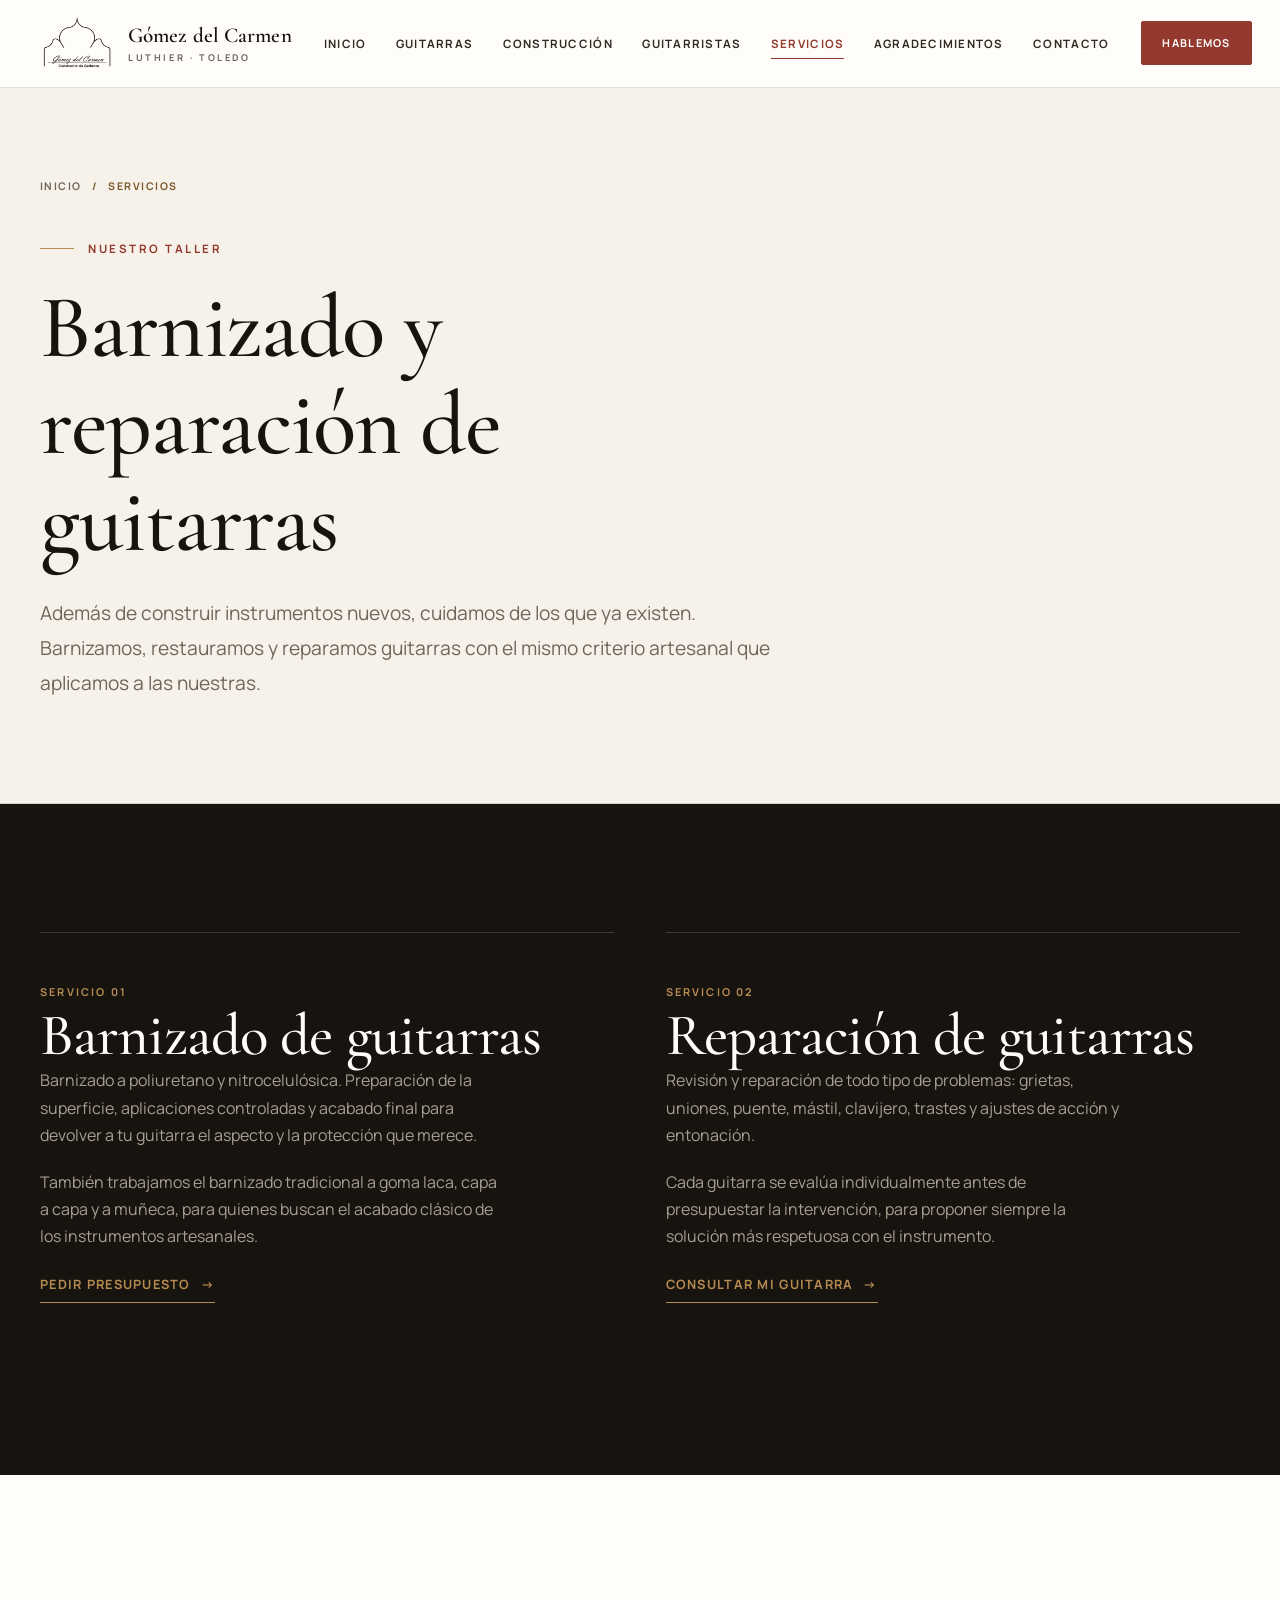
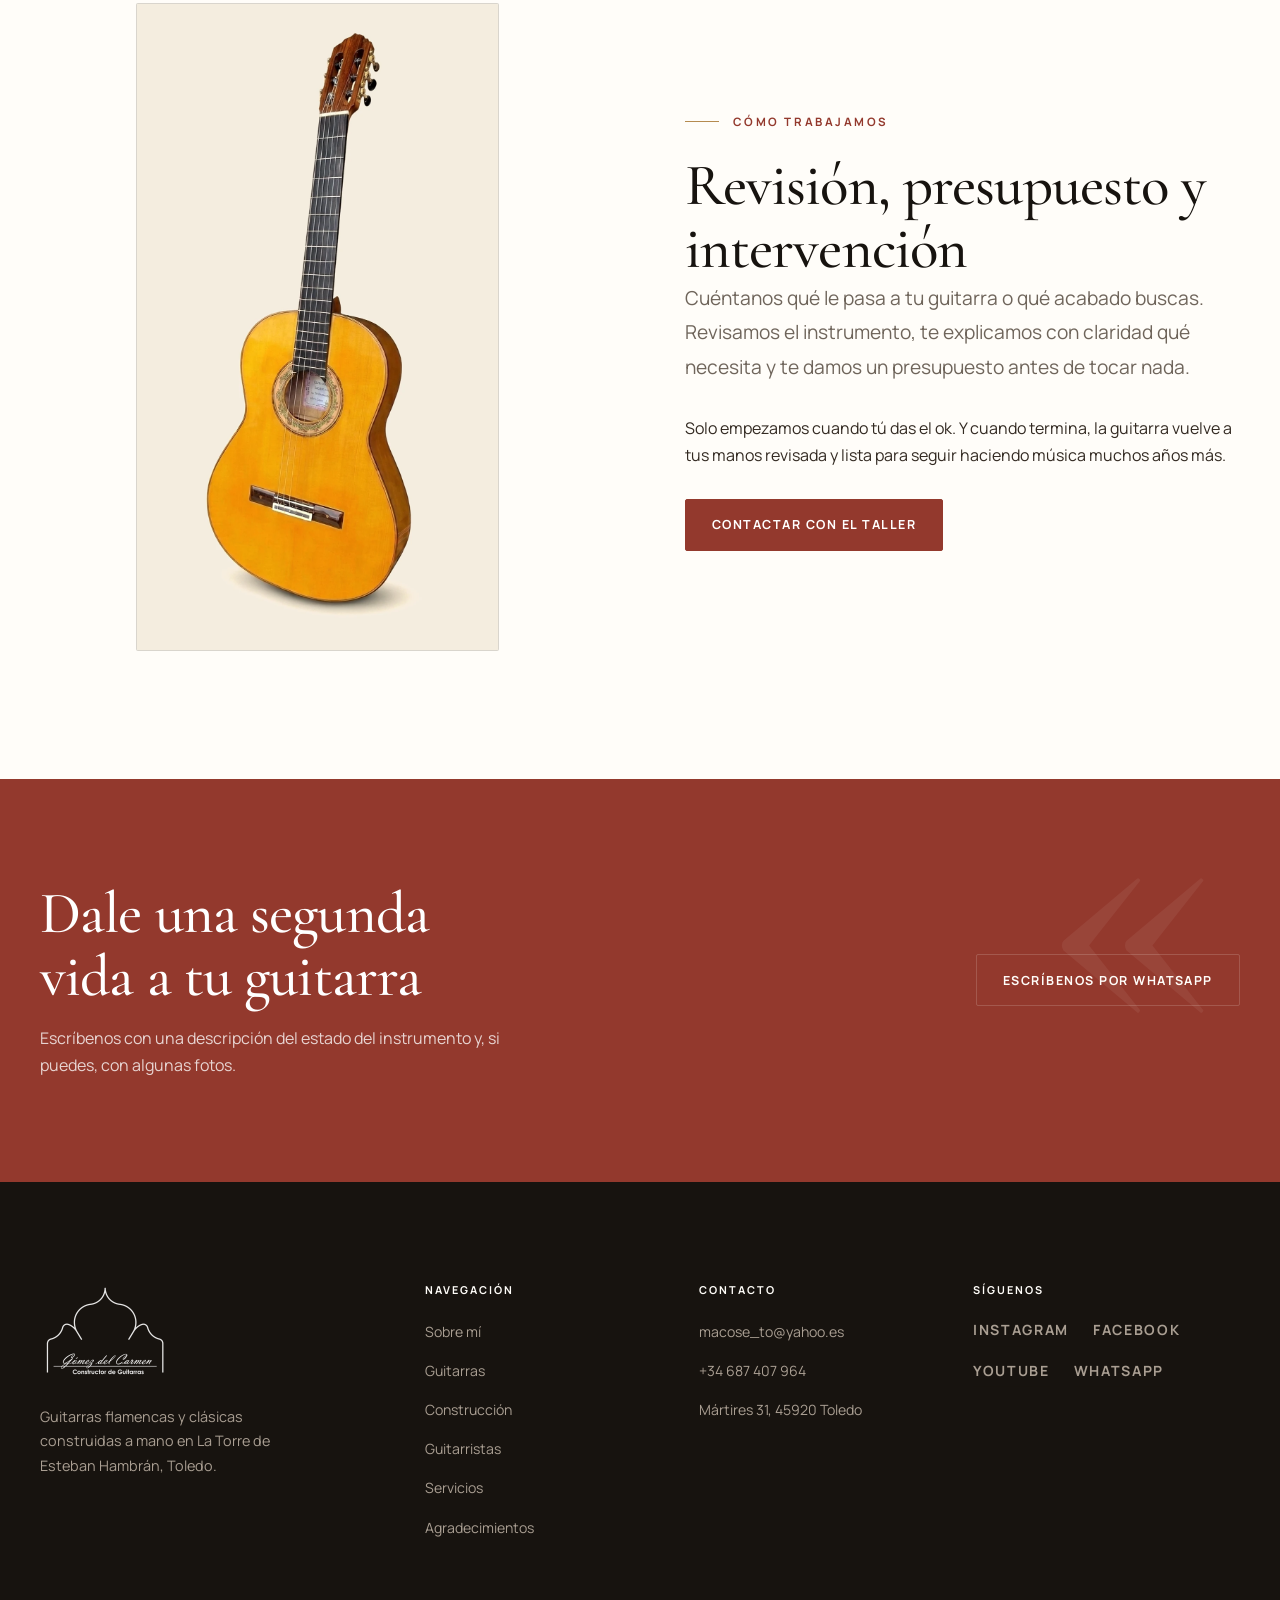
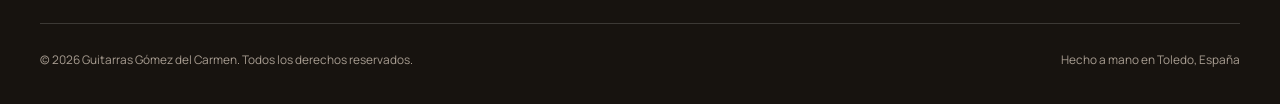
<file: servicio.html>
<!DOCTYPE html>
<html lang="es">
<head>
  <meta charset="UTF-8">
  <meta name="viewport" content="width=device-width, initial-scale=1">
  <title>Barnizado y reparación — Guitarras Gómez del Carmen</title>
  <meta name="description" content="Servicio de barnizado de guitarras a poliuretano y nitrocelulósica, y reparación de guitarras en nuestro taller de Toledo.">
  <link rel="preconnect" href="https://fonts.googleapis.com">
  <link rel="preconnect" href="https://fonts.gstatic.com" crossorigin>
  <link rel="stylesheet" href="css/styles.css">
</head>
<body>
  <a class="skip-link" href="#main-content">Ir al contenido principal</a>

  <header class="site-header">
    <div class="header-inner">
      <a class="brand" href="index.html">
        <img src="assets/logo.webp" alt="" width="520">
        <span class="brand-text"><strong>Gómez del Carmen</strong><span>Luthier · Toledo</span></span>
      </a>
      <nav class="nav-desktop" aria-label="Navegación principal">
        <a href="index.html">Inicio</a>
        <a href="productos.html">Guitarras</a>
        <a href="construccion.html">Construcción</a>
        <a href="guitarristas.html">Guitarristas</a>
        <a href="servicio.html" aria-current="page">Servicios</a>
        <a href="agradecimientos.html">Agradecimientos</a>
        <a href="contacto.html">Contacto</a>
      </nav>
      <div class="header-cta">
        <a class="btn" href="contacto.html">Hablemos</a>
        <button class="nav-toggle" type="button" aria-label="Abrir menú" aria-expanded="false" aria-controls="nav-mobile"><span></span><span></span><span></span></button>
      </div>
    </div>
  </header>

  <nav class="nav-mobile" id="nav-mobile" aria-label="Navegación móvil">
    <a href="index.html">Inicio</a>
    <a href="productos.html">Guitarras</a>
    <a href="construccion.html">Construcción artesanal</a>
    <a href="guitarristas.html">Guitarristas</a>
    <a href="servicio.html" aria-current="page">Barnizado y reparación</a>
    <a href="agradecimientos.html">Agradecimientos</a>
    <a href="contacto.html">Contacto</a>
    <a class="btn" href="https://api.whatsapp.com/send?phone=34687407964" target="_blank" rel="noopener">Escríbenos por WhatsApp</a>
  </nav>

  <main id="main-content">

    <section class="page-hero">
      <div class="container">
        <nav class="breadcrumb" aria-label="Migas de pan"><a href="index.html">Inicio</a><span>/</span><span>Servicios</span></nav>
        <p class="eyebrow">Nuestro taller</p>
        <h1>Barnizado y reparación de guitarras</h1>
        <p class="lead">Además de construir instrumentos nuevos, cuidamos de los que ya existen. Barnizamos, restauramos y reparamos guitarras con el mismo criterio artesanal que aplicamos a las nuestras.</p>
      </div>
    </section>

    <section class="section section--ink">
      <div class="container">
        <div class="service-grid">
          <div class="service-item reveal">
            <span class="service-num">SERVICIO 01</span>
            <h2>Barnizado de guitarras</h2>
            <p>Barnizado a poliuretano y nitrocelulósica. Preparación de la superficie, aplicaciones controladas y acabado final para devolver a tu guitarra el aspecto y la protección que merece.</p>
            <p>También trabajamos el barnizado tradicional a goma laca, capa a capa y a muñeca, para quienes buscan el acabado clásico de los instrumentos artesanales.</p>
            <a class="link-arrow link-arrow--light" href="contacto.html">Pedir presupuesto <span aria-hidden="true">→</span></a>
          </div>
          <div class="service-item reveal reveal--delay-1">
            <span class="service-num">SERVICIO 02</span>
            <h2>Reparación de guitarras</h2>
            <p>Revisión y reparación de todo tipo de problemas: grietas, uniones, puente, mástil, clavijero, trastes y ajustes de acción y entonación.</p>
            <p>Cada guitarra se evalúa individualmente antes de presupuestar la intervención, para proponer siempre la solución más respetuosa con el instrumento.</p>
            <a class="link-arrow link-arrow--light" href="contacto.html">Consultar mi guitarra <span aria-hidden="true">→</span></a>
          </div>
        </div>
      </div>
    </section>

    <section class="section">
      <div class="container">
        <div class="split">
          <div class="split-media reveal">
            <img src="assets/guitarra-izquierda.webp" alt="Guitarra terminada en el taller Gómez del Carmen" loading="lazy">
          </div>
          <div class="split-copy reveal reveal--delay-1">
            <p class="eyebrow">Cómo trabajamos</p>
            <h2>Revisión, presupuesto y intervención</h2>
            <p class="lead">Cuéntanos qué le pasa a tu guitarra o qué acabado buscas. Revisamos el instrumento, te explicamos con claridad qué necesita y te damos un presupuesto antes de tocar nada.</p>
            <p>Solo empezamos cuando tú das el ok. Y cuando termina, la guitarra vuelve a tus manos revisada y lista para seguir haciendo música muchos años más.</p>
            <a class="btn" href="contacto.html">Contactar con el taller</a>
          </div>
        </div>
      </div>
    </section>

    <section class="cta-band">
      <div class="container cta-inner">
        <div>
          <h2>Dale una segunda vida a tu guitarra</h2>
          <p>Escríbenos con una descripción del estado del instrumento y, si puedes, con algunas fotos.</p>
        </div>
        <a class="btn btn--light" href="https://api.whatsapp.com/send?phone=34687407964" target="_blank" rel="noopener">Escríbenos por WhatsApp</a>
      </div>
    </section>
  </main>

  <footer class="site-footer">
    <div class="container footer-grid">
      <div class="footer-brand">
        <img src="assets/logo.webp" alt="Gómez del Carmen" width="520" loading="lazy">
        <p>Guitarras flamencas y clásicas construidas a mano en La Torre de Esteban Hambrán, Toledo.</p>
      </div>
      <div class="footer-col"><h3>Navegación</h3><ul>
        <li><a href="index.html#sobre-mi">Sobre mí</a></li>
        <li><a href="productos.html">Guitarras</a></li><li><a href="construccion.html">Construcción</a></li>
        <li><a href="guitarristas.html">Guitarristas</a></li><li><a href="servicio.html">Servicios</a></li>
        <li><a href="agradecimientos.html">Agradecimientos</a></li></ul></div>
      <div class="footer-col"><h3>Contacto</h3><ul>
        <li><a href="mailto:macose_to@yahoo.es">macose_to@yahoo.es</a></li>
        <li><a href="tel:+34687407964">+34 687 407 964</a></li>
        <li><a href="https://maps.google.com/maps?q=M%C3%A1rtires%2031%2C%20La%20Torre%20de%20Esteban%20Hambran" target="_blank" rel="noopener">Mártires 31, 45920 Toledo</a></li></ul></div>
      <div class="footer-col"><h3>Síguenos</h3><div class="social-row">
        <a href="https://instagram.com/guitarras_gomez_del_carmen" target="_blank" rel="noopener">Instagram</a>
        <a href="https://facebook.com/justo.arevalogomez" target="_blank" rel="noopener">Facebook</a>
        <a href="https://youtube.com/@GUITARRASGOMEZDELCARMEN-cl9do" target="_blank" rel="noopener">YouTube</a>
        <a href="https://api.whatsapp.com/send?phone=34687407964" target="_blank" rel="noopener">WhatsApp</a></div></div>
    </div>
    <div class="container footer-bottom">
      <span>© <span id="current-year">2026</span> Guitarras Gómez del Carmen. Todos los derechos reservados.</span>
      <span>Hecho a mano en Toledo, España</span>
    </div>
  </footer>

  <script src="js/main.js"></script>
</body>
</html>
</file>
<file: css/styles.css>
/* ==========================================================================
   Guitarras Gómez del Carmen — Rediseño 2026
   Sistema de diseño: editorial artesanal, sobrio y claro
   ========================================================================== */

@import url('https://fonts.googleapis.com/css2?family=Cormorant+Garamond:ital,wght@0,400;0,500;0,600;0,700;1,400;1,500&family=Manrope:wght@300;400;500;600;700&display=swap');

:root {
  --ink: #17130f;
  --ink-2: #332a22;
  --muted: #6f655b;
  --muted-light: #a99e92;
  --cream: #f6f2ea;
  --paper: #fffdf9;
  --sand: #e9e0d2;
  --line: rgba(23, 19, 15, 0.13);
  --line-light: rgba(255, 253, 249, 0.16);
  --accent: #93392d;
  --accent-dark: #6f281f;
  --gold: #b58b50;
  --gold-dark: #7a5729;
  --shadow: 0 24px 60px rgba(23, 19, 15, 0.1);
  --serif: 'Cormorant Garamond', Georgia, 'Times New Roman', serif;
  --sans: 'Manrope', -apple-system, BlinkMacSystemFont, 'Segoe UI', Arial, sans-serif;
  --max: 1200px;
  --header-h: 88px;
  --radius: 2px;
  --ease: cubic-bezier(0.22, 1, 0.36, 1);
}

*,
*::before,
*::after { box-sizing: border-box; }

html { scroll-behavior: smooth; }

body {
  margin: 0;
  font-family: var(--sans);
  font-size: 16px;
  font-weight: 400;
  line-height: 1.7;
  color: var(--ink-2);
  background: var(--paper);
  -webkit-font-smoothing: antialiased;
  text-rendering: optimizeLegibility;
}

img { display: block; max-width: 100%; height: auto; }
a { color: inherit; text-decoration: none; }
button, input, textarea { font: inherit; }
button { cursor: pointer; }

::selection { background: var(--accent); color: #fff; }

:focus-visible {
  outline: 2px solid var(--accent);
  outline-offset: 3px;
}

.container {
  width: min(100% - 48px, var(--max));
  margin-inline: auto;
}

.skip-link {
  position: fixed;
  top: -100px;
  left: 16px;
  z-index: 999;
  padding: 12px 18px;
  background: var(--ink);
  color: #fff;
  border-radius: var(--radius);
}
.skip-link:focus { top: 12px; }

.sr-only {
  position: absolute;
  width: 1px; height: 1px;
  padding: 0; margin: -1px;
  overflow: hidden;
  clip: rect(0, 0, 0, 0);
  white-space: nowrap;
  border: 0;
}

/* --------------------------------------------------------------------------
   Tipografía
   -------------------------------------------------------------------------- */

h1, h2, h3, h4 {
  font-family: var(--serif);
  font-weight: 500;
  color: var(--ink);
  margin: 0;
  line-height: 1.08;
  letter-spacing: -0.015em;
}

h1 { font-size: clamp(3.2rem, 7vw, 6.6rem); }
h2 { font-size: clamp(2.3rem, 4.6vw, 4rem); }
h3 { font-size: clamp(1.6rem, 2.6vw, 2.2rem); }
h4 { font-size: 1.3rem; }

p { margin: 0 0 1.25em; }

.lead {
  font-size: clamp(1.05rem, 1.5vw, 1.22rem);
  line-height: 1.8;
  color: var(--muted);
  max-width: 62ch;
}

.eyebrow {
  display: inline-flex;
  align-items: center;
  gap: 14px;
  font-size: 0.72rem;
  font-weight: 700;
  letter-spacing: 0.22em;
  text-transform: uppercase;
  color: var(--accent);
  margin: 0 0 22px;
}
.eyebrow::before {
  content: '';
  width: 34px;
  height: 1px;
  background: var(--gold);
}
.eyebrow--light { color: var(--gold); }

.section { padding: clamp(80px, 10vw, 140px) 0; }
.section--cream { background: var(--cream); }
.section--ink { background: var(--ink); color: var(--cream); }
.section--ink h2, .section--ink h3 { color: var(--paper); }
.section--ink .lead { color: var(--muted-light); }

.section-head {
  display: flex;
  flex-wrap: wrap;
  align-items: end;
  justify-content: space-between;
  gap: 24px 48px;
  margin-bottom: 56px;
}
.section-head .lead { margin-bottom: 0; }

.text-accent { color: var(--accent); }
.text-italic { font-style: italic; }

/* --------------------------------------------------------------------------
   Botones y enlaces
   -------------------------------------------------------------------------- */

.btn {
  display: inline-flex;
  align-items: center;
  justify-content: center;
  gap: 12px;
  min-height: 52px;
  padding: 0 26px;
  border: 1px solid var(--accent);
  border-radius: var(--radius);
  background: var(--accent);
  color: #fff;
  font-size: 0.78rem;
  font-weight: 700;
  letter-spacing: 0.12em;
  text-transform: uppercase;
  transition: background 0.25s var(--ease), color 0.25s var(--ease),
              border-color 0.25s var(--ease), transform 0.25s var(--ease);
}
.btn:hover { background: var(--accent-dark); border-color: var(--accent-dark); transform: translateY(-2px); }
.btn--ghost { background: transparent; color: var(--ink); border-color: var(--line); }
.btn--ghost:hover { background: var(--ink); border-color: var(--ink); color: #fff; }
.btn--light { background: transparent; color: var(--paper); border-color: var(--line-light); }
.btn--light:hover { background: var(--paper); border-color: var(--paper); color: var(--ink); }
.btn--gold { background: var(--gold); border-color: var(--gold); color: var(--ink); }
.btn--gold:hover { background: #9e7641; border-color: #9e7641; }

.link-arrow {
  display: inline-flex;
  align-items: center;
  gap: 10px;
  font-size: 0.8rem;
  font-weight: 700;
  letter-spacing: 0.1em;
  text-transform: uppercase;
  color: var(--accent);
  padding-bottom: 6px;
  border-bottom: 1px solid currentColor;
  transition: gap 0.25s var(--ease);
}
.link-arrow:hover { gap: 16px; }
.link-arrow--light { color: var(--gold); }

/* --------------------------------------------------------------------------
   Cabecera
   -------------------------------------------------------------------------- */

.site-header {
  position: fixed;
  inset: 0 0 auto;
  z-index: 100;
  height: var(--header-h);
  display: flex;
  align-items: center;
  background: rgba(255, 253, 249, 0.96);
  backdrop-filter: blur(14px);
  -webkit-backdrop-filter: blur(14px);
  border-bottom: 1px solid var(--line);
  transition: box-shadow 0.35s var(--ease), height 0.35s var(--ease);
}
.site-header.is-scrolled {
  box-shadow: 0 8px 30px rgba(23, 19, 15, 0.07);
  height: 74px;
}
.header-inner {
  display: flex;
  align-items: center;
  justify-content: space-between;
  gap: 32px;
  width: min(100% - 48px, var(--max));
  margin-inline: auto;
}
.brand { display: flex; align-items: center; gap: 14px; flex-shrink: 0; }
.brand img { width: 74px; height: auto; }
.brand-text { display: flex; flex-direction: column; line-height: 1.1; }
.brand-text strong {
  font-family: var(--serif);
  font-size: 1.32rem;
  font-weight: 600;
  letter-spacing: 0.005em;
  color: var(--ink);
  white-space: nowrap;
}
.brand-text span {
  font-size: 0.58rem;
  font-weight: 700;
  letter-spacing: 0.28em;
  text-transform: uppercase;
  color: var(--muted);
  margin-top: 5px;
}

.nav-desktop { display: flex; align-items: center; gap: clamp(18px, 2.3vw, 34px); }
.nav-desktop a {
  font-size: 0.72rem;
  font-weight: 700;
  letter-spacing: 0.11em;
  text-transform: uppercase;
  color: var(--ink-2);
  padding: 8px 0;
  position: relative;
  white-space: nowrap;
  transition: color 0.2s;
}
.nav-desktop a::after {
  content: '';
  position: absolute;
  left: 0; bottom: 2px;
  width: 0; height: 1px;
  background: var(--accent);
  transition: width 0.3s var(--ease);
}
.nav-desktop a:hover, .nav-desktop a[aria-current='page'] { color: var(--accent); }
.nav-desktop a:hover::after, .nav-desktop a[aria-current='page']::after { width: 100%; }

.header-cta { display: flex; align-items: center; gap: 14px; }
.header-cta .btn { min-height: 44px; padding: 0 20px; font-size: 0.68rem; }

.nav-toggle {
  display: none;
  width: 44px; height: 44px;
  align-items: center; justify-content: center;
  flex-direction: column;
  gap: 5px;
  border: 1px solid var(--line);
  background: transparent;
  border-radius: var(--radius);
}
.nav-toggle span {
  display: block;
  width: 19px; height: 1.5px;
  background: var(--ink);
  transition: transform 0.3s var(--ease), opacity 0.2s;
}
.nav-open .nav-toggle span:nth-child(1) { transform: translateY(6.5px) rotate(45deg); }
.nav-open .nav-toggle span:nth-child(2) { opacity: 0; }
.nav-open .nav-toggle span:nth-child(3) { transform: translateY(-6.5px) rotate(-45deg); }

.nav-mobile {
  position: fixed;
  inset: var(--header-h) 0 auto;
  z-index: 99;
  background: var(--paper);
  border-bottom: 1px solid var(--line);
  padding: 24px clamp(24px, 6vw, 48px) 36px;
  display: none;
  flex-direction: column;
  gap: 2px;
  max-height: calc(100svh - var(--header-h));
  overflow-y: auto;
  box-shadow: 0 30px 50px rgba(23, 19, 15, 0.12);
}
.nav-open .nav-mobile { display: flex; }
.nav-mobile a {
  font-family: var(--serif);
  font-size: 1.6rem;
  color: var(--ink);
  padding: 10px 0;
  border-bottom: 1px solid var(--line);
}
.nav-mobile a[aria-current='page'] { color: var(--accent); }
.nav-mobile .btn { margin-top: 22px; align-self: flex-start; }

/* --------------------------------------------------------------------------
   Hero
   -------------------------------------------------------------------------- */

.hero {
  position: relative;
  min-height: min(100svh, 900px);
  padding-top: calc(var(--header-h) + 40px);
  display: flex;
  align-items: center;
  background: var(--ink);
  overflow: hidden;
}
.hero::before {
  content: '';
  position: absolute;
  width: 900px; height: 900px;
  right: -220px; top: -320px;
  background: radial-gradient(circle, rgba(181, 139, 80, 0.13), transparent 65%);
  pointer-events: none;
}
.hero::after {
  content: 'GDC';
  position: absolute;
  right: 30px; bottom: -110px;
  font-family: var(--serif);
  font-size: clamp(16rem, 30vw, 30rem);
  line-height: 1;
  color: rgba(255, 253, 249, 0.025);
  pointer-events: none;
  user-select: none;
}
.hero-grid {
  position: relative;
  z-index: 1;
  display: grid;
  grid-template-columns: minmax(0, 1.05fr) minmax(0, 0.95fr);
  align-items: center;
  gap: clamp(40px, 6vw, 90px);
  width: min(100% - 48px, var(--max));
  margin-inline: auto;
  padding-bottom: 80px;
}
.hero-copy { max-width: 690px; }
.hero h1 { color: var(--paper); margin-bottom: 28px; }
.hero h1 em { color: var(--gold); font-weight: 400; }
.hero .lead { color: rgba(246, 242, 234, 0.68); max-width: 52ch; margin-bottom: 40px; }
.hero-actions { display: flex; flex-wrap: wrap; gap: 14px; }
.hero-meta {
  display: flex;
  flex-wrap: wrap;
  gap: 28px 44px;
  margin-top: 58px;
  padding-top: 30px;
  border-top: 1px solid var(--line-light);
}
.hero-meta div { display: flex; flex-direction: column; gap: 4px; }
.hero-meta strong {
  font-family: var(--serif);
  font-size: 1.35rem;
  font-weight: 500;
  color: var(--paper);
}
.hero-meta span {
  font-size: 0.66rem;
  font-weight: 700;
  letter-spacing: 0.16em;
  text-transform: uppercase;
  color: var(--muted-light);
}
.hero-visual { position: relative; display: flex; justify-content: center; }
.hero-arch {
  position: relative;
  width: min(100%, 430px);
  aspect-ratio: 0.68;
  background: var(--cream);
  border-radius: 50% 50% 3px 3px / 32% 32% 3px 3px;
  overflow: hidden;
  box-shadow: 0 40px 80px rgba(0, 0, 0, 0.35);
}
.hero-arch img {
  width: 100%; height: 100%;
  object-fit: contain;
  object-position: center bottom;
  padding: 6% 4% 0;
}
.hero-arch::after {
  content: '';
  position: absolute;
  inset: 12px;
  border: 1px solid rgba(181, 139, 80, 0.45);
  border-radius: 50% 50% 2px 2px / 32% 32% 2px 2px;
  pointer-events: none;
}
.hero-badge {
  position: absolute;
  left: -18px;
  bottom: 48px;
  z-index: 2;
  writing-mode: vertical-rl;
  transform: rotate(180deg);
  font-size: 0.62rem;
  font-weight: 700;
  letter-spacing: 0.28em;
  text-transform: uppercase;
  color: var(--gold);
  border-left: 1px solid var(--gold);
  padding: 14px 10px;
}
.hero-scroll {
  position: absolute;
  left: 50%;
  bottom: 26px;
  transform: translateX(-50%);
  z-index: 2;
  display: flex;
  align-items: center;
  gap: 12px;
  font-size: 0.6rem;
  font-weight: 700;
  letter-spacing: 0.22em;
  text-transform: uppercase;
  color: var(--muted-light);
}
.hero-scroll::after {
  content: '';
  width: 1px; height: 40px;
  background: linear-gradient(var(--gold), transparent);
}

/* --------------------------------------------------------------------------
   Bloques de contenido
   -------------------------------------------------------------------------- */

.split {
  display: grid;
  grid-template-columns: 1fr 1fr;
  align-items: center;
  gap: clamp(40px, 7vw, 100px);
}
.split--reverse .split-media { order: 2; }
.split-media { position: relative; }
.split-media img {
  width: auto;
  height: auto;
  max-width: 100%;
  max-height: min(72vh, 760px);
  margin-inline: auto;
  background: var(--cream);
  border: 1px solid var(--line);
  border-radius: var(--radius);
}
.split-media--tall img { max-height: min(78vh, 860px); }
.split-media-caption {
  margin-top: 14px;
  font-size: 0.7rem;
  letter-spacing: 0.08em;
  color: var(--muted);
}
.split-copy .lead { margin-bottom: 30px; }
.split-copy .btn { margin-top: 10px; }

.quote-block {
  padding: clamp(50px, 7vw, 90px) 0;
  border-top: 1px solid var(--line);
  border-bottom: 1px solid var(--line);
}
.quote-block blockquote {
  margin: 0;
  font-family: var(--serif);
  font-size: clamp(2rem, 4.5vw, 3.6rem);
  font-style: italic;
  line-height: 1.2;
  color: var(--ink);
  max-width: 20ch;
}
.quote-block cite {
  display: block;
  margin-top: 28px;
  font-style: normal;
  font-size: 0.7rem;
  font-weight: 700;
  letter-spacing: 0.2em;
  text-transform: uppercase;
  color: var(--accent);
}

/* --------------------------------------------------------------------------
   Tarjetas de guitarra
   -------------------------------------------------------------------------- */

.product-grid {
  display: grid;
  grid-template-columns: repeat(3, minmax(0, 1fr));
  gap: clamp(20px, 2.5vw, 34px);
}
.product-card { display: flex; flex-direction: column; }
.product-card-media {
  position: relative;
  overflow: hidden;
  aspect-ratio: 4 / 5;
  background: var(--cream);
  border: 1px solid var(--line);
  border-radius: var(--radius);
}
.product-card-media img {
  width: 100%; height: 100%;
  padding: 10px;
  object-fit: contain;
  transition: opacity 0.3s var(--ease);
}
.product-card:hover .product-card-media img { opacity: 0.85; }
.product-card-tag {
  position: absolute;
  top: 16px; left: 16px;
  padding: 7px 12px;
  background: rgba(255, 253, 249, 0.92);
  font-size: 0.6rem;
  font-weight: 700;
  letter-spacing: 0.16em;
  text-transform: uppercase;
  color: var(--accent);
}
.product-card-body { padding: 24px 0 0; }
.product-card-body h3 { font-size: 1.7rem; margin-bottom: 8px; }
.product-card-body p { color: var(--muted); font-size: 0.92rem; margin-bottom: 18px; }
.product-card-foot {
  display: flex;
  align-items: baseline;
  justify-content: space-between;
  gap: 12px;
  padding-top: 16px;
  border-top: 1px solid var(--line);
}
.price {
  font-family: var(--serif);
  font-size: 1.65rem;
  color: var(--ink);
}
.price small {
  font-family: var(--sans);
  font-size: 0.62rem;
  font-weight: 600;
  letter-spacing: 0.08em;
  text-transform: uppercase;
  color: var(--muted);
  display: block;
  margin-top: 2px;
}

/* Filtros */
.filters { display: flex; flex-wrap: wrap; gap: 10px; margin-bottom: 46px; }
.filter-btn {
  padding: 11px 20px;
  border: 1px solid var(--line);
  background: transparent;
  color: var(--ink-2);
  font-size: 0.7rem;
  font-weight: 700;
  letter-spacing: 0.12em;
  text-transform: uppercase;
  border-radius: var(--radius);
  transition: all 0.25s var(--ease);
}
.filter-btn:hover { border-color: var(--ink); }
.filter-btn.is-active { background: var(--ink); border-color: var(--ink); color: #fff; }

/* --------------------------------------------------------------------------
   Proceso / servicios
   -------------------------------------------------------------------------- */

.steps {
  display: grid;
  grid-template-columns: repeat(5, minmax(0, 1fr));
  border-top: 1px solid var(--line);
}
.step {
  padding: 32px 22px 10px 0;
  border-right: 1px solid var(--line);
}
.step:last-child { border-right: 0; }
.step-num {
  font-family: var(--serif);
  font-size: 2.6rem;
  color: var(--gold);
  line-height: 1;
  display: block;
  margin-bottom: 20px;
}
.step h3 { font-size: 1.4rem; margin-bottom: 12px; }
.step p { font-size: 0.88rem; color: var(--muted); margin: 0; }

.service-grid {
  display: grid;
  grid-template-columns: repeat(2, minmax(0, 1fr));
  gap: clamp(24px, 4vw, 60px);
}
.service-item {
  padding: 44px 0;
  border-top: 1px solid var(--line-light);
}
.service-item .service-num {
  font-size: 0.68rem;
  font-weight: 700;
  letter-spacing: 0.2em;
  color: var(--gold);
}
.service-item h3 { margin: 18px 0 16px; }
.service-item p { color: var(--muted-light); max-width: 46ch; }

/* --------------------------------------------------------------------------
   Guitarristas
   -------------------------------------------------------------------------- */

.artist-list { border-top: 1px solid var(--line); }
.artist-row {
  display: grid;
  grid-template-columns: 80px minmax(0, 1fr) 220px;
  align-items: center;
  gap: 32px;
  padding: 36px 0;
  border-bottom: 1px solid var(--line);
  transition: padding-left 0.3s var(--ease);
}
.artist-row:hover { padding-left: 12px; }
.artist-row .artist-num {
  font-family: var(--serif);
  font-size: 2rem;
  color: var(--gold);
}
.artist-row h3 { font-size: clamp(1.6rem, 2.6vw, 2.3rem); }
.artist-row p { margin: 8px 0 0; color: var(--muted); font-size: 0.92rem; }
.artist-links { display: flex; flex-wrap: wrap; gap: 18px; justify-content: flex-end; }
.artist-links a {
  font-size: 0.68rem;
  font-weight: 700;
  letter-spacing: 0.12em;
  text-transform: uppercase;
  color: var(--accent);
  border-bottom: 1px solid currentColor;
  padding-bottom: 3px;
}

/* Fotos y vídeos por guitarrista */

.content-label {
  margin: 0 0 18px;
  font-size: 0.66rem;
  font-weight: 700;
  letter-spacing: 0.16em;
  text-transform: uppercase;
  color: var(--accent);
}
.content-label--videos { margin-top: 56px; }

.video-grid {
  display: grid;
  grid-template-columns: repeat(3, minmax(0, 1fr));
  gap: 24px;
}
.video-card {
  display: flex;
  flex-direction: column;
  overflow: hidden;
  background: var(--paper);
  border: 1px solid var(--line);
  border-radius: var(--radius);
}
.video-frame {
  position: relative;
  aspect-ratio: 16 / 9;
  background: var(--ink);
}
.video-frame iframe {
  position: absolute;
  inset: 0;
  display: block;
  width: 100%;
  height: 100%;
  border: 0;
}
.video-card-body {
  display: flex;
  flex: 1;
  flex-direction: column;
  gap: 12px;
  padding: 20px 22px 22px;
}
.video-card-meta {
  margin: 0;
  font-size: 0.65rem;
  font-weight: 700;
  letter-spacing: 0.14em;
  text-transform: uppercase;
  color: var(--muted);
}
.video-card-title {
  margin: 0;
  font-family: var(--serif);
  font-size: 1.32rem;
  font-weight: 600;
  line-height: 1.25;
  color: var(--ink);
}
.video-link {
  align-self: flex-start;
  margin-top: auto;
  padding-top: 6px;
  padding-bottom: 3px;
  border-bottom: 1px solid currentColor;
  font-size: 0.68rem;
  font-weight: 700;
  letter-spacing: 0.12em;
  text-transform: uppercase;
  color: var(--accent);
}
.video-all { margin: 56px 0 0; text-align: center; }
.video-all a {
  font-size: 0.7rem;
  font-weight: 700;
  letter-spacing: 0.12em;
  text-transform: uppercase;
  color: var(--accent);
  border-bottom: 1px solid currentColor;
  padding-bottom: 4px;
}

/* --------------------------------------------------------------------------
   Galería + lightbox
   -------------------------------------------------------------------------- */

.gallery {
  display: grid;
  grid-template-columns: repeat(4, minmax(0, 1fr));
  gap: 12px;
}
.gallery--three { grid-template-columns: repeat(3, minmax(0, 1fr)); }
.gallery a {
  display: block;
  overflow: hidden;
  background: var(--sand);
  border-radius: var(--radius);
  aspect-ratio: 4 / 3;
}
.gallery img {
  width: 100%; height: 100%;
  padding: 6px;
  object-fit: contain;
  transition: opacity 0.3s var(--ease);
}
.gallery a:hover img { opacity: 0.82; }
.gallery-title {
  display: flex;
  align-items: baseline;
  gap: 18px;
  margin: 70px 0 24px;
  padding-bottom: 18px;
  border-bottom: 1px solid var(--line);
}
.gallery-title span {
  font-size: 0.68rem;
  font-weight: 700;
  letter-spacing: 0.18em;
  color: var(--gold-dark);
}
.gallery-title h2, .gallery-title h3 { font-size: 1.9rem; }

.lightbox {
  position: fixed;
  inset: 0;
  z-index: 200;
  display: none;
  align-items: center;
  justify-content: center;
  padding: 5vmin;
  background: rgba(12, 10, 8, 0.94);
}
.lightbox.is-open { display: flex; }
.lightbox img { max-width: 100%; max-height: 88vh; object-fit: contain; }
.lightbox button {
  position: absolute;
  width: 46px; height: 46px;
  display: flex; align-items: center; justify-content: center;
  border: 1px solid rgba(255,255,255,0.3);
  background: transparent;
  color: #fff;
  font-size: 1.5rem;
  border-radius: 50%;
  transition: background 0.2s;
}
.lightbox button:hover { background: rgba(255,255,255,0.14); }
.lightbox-close { top: 24px; right: 24px; }
.lightbox-prev { left: 20px; top: 50%; transform: translateY(-50%); }
.lightbox-next { right: 20px; top: 50%; transform: translateY(-50%); }

/* --------------------------------------------------------------------------
   Noticias / artículos
   -------------------------------------------------------------------------- */

.news-grid {
  display: grid;
  grid-template-columns: repeat(2, minmax(0, 1fr));
  gap: clamp(24px, 4vw, 50px);
}
.news-card { display: block; }
.news-card-media {
  overflow: hidden;
  aspect-ratio: 16 / 10;
  background: var(--sand);
  border-radius: var(--radius);
}
.news-card-media img {
  width: 100%; height: 100%;
  padding: 6px;
  object-fit: contain;
  transition: opacity 0.3s var(--ease);
}
.news-card:hover .news-card-media img { opacity: 0.85; }
.news-card-date {
  display: block;
  margin: 22px 0 10px;
  font-size: 0.66rem;
  font-weight: 700;
  letter-spacing: 0.16em;
  text-transform: uppercase;
  color: var(--accent);
}
.news-card h3 { font-size: 1.9rem; transition: color 0.2s; }
.news-card:hover h3 { color: var(--accent); }
.news-card p { color: var(--muted); font-size: 0.94rem; margin-top: 12px; }

.article { max-width: 820px; margin-inline: auto; }
.article-header { text-align: center; margin-bottom: 56px; }
.article-header h1 { font-size: clamp(2.6rem, 5.5vw, 4.6rem); }
.article-meta {
  font-size: 0.7rem;
  font-weight: 700;
  letter-spacing: 0.16em;
  text-transform: uppercase;
  color: var(--accent);
}
.article-body { font-size: 1.08rem; line-height: 1.9; color: var(--ink-2); }
.article-body p { margin-bottom: 1.6em; }
.article-body figure { margin: 46px 0; }
.article-body figure img { width: 100%; border-radius: var(--radius); }
.article-body figcaption {
  margin-top: 12px;
  font-size: 0.72rem;
  letter-spacing: 0.06em;
  color: var(--muted);
  text-align: center;
}
.article-nav {
  display: flex;
  justify-content: space-between;
  gap: 24px;
  margin-top: 70px;
  padding-top: 30px;
  border-top: 1px solid var(--line);
}

.page-hero {
  padding: calc(var(--header-h) + 90px) 0 clamp(60px, 8vw, 110px);
  background: var(--cream);
  border-bottom: 1px solid var(--line);
}
.page-hero h1 { max-width: 16ch; }
.page-hero .lead { margin: 26px 0 0; }
.breadcrumb {
  display: flex;
  gap: 10px;
  margin-bottom: 34px;
  font-size: 0.66rem;
  font-weight: 700;
  letter-spacing: 0.14em;
  text-transform: uppercase;
  color: var(--muted);
}
.breadcrumb a:hover { color: var(--accent); }
.breadcrumb span { color: var(--gold-dark); }

/* --------------------------------------------------------------------------
   Contacto
   -------------------------------------------------------------------------- */

.contact-grid {
  display: grid;
  grid-template-columns: minmax(0, 0.8fr) minmax(0, 1.2fr);
  gap: clamp(48px, 8vw, 110px);
}
.contact-info { display: flex; flex-direction: column; gap: 36px; }
.contact-block h3 {
  font-size: 0.7rem;
  font-family: var(--sans);
  font-weight: 700;
  letter-spacing: 0.18em;
  text-transform: uppercase;
  color: var(--accent);
  margin-bottom: 12px;
}
.contact-block p, .contact-block a { color: var(--ink-2); font-size: 1rem; }
.contact-block a:hover { color: var(--accent); }
.contact-block .big-link {
  font-family: var(--serif);
  font-size: 1.6rem;
  line-height: 1.2;
}
.social-row { display: flex; flex-wrap: wrap; gap: 12px 24px; }
.social-row a {
  font-size: 0.68rem;
  font-weight: 700;
  letter-spacing: 0.12em;
  text-transform: uppercase;
  border-bottom: 1px solid var(--line);
  padding-bottom: 4px;
}
.social-row a:hover { border-color: var(--accent); color: var(--accent); }

.form-grid { display: grid; grid-template-columns: 1fr 1fr; gap: 22px; }
.field { display: flex; flex-direction: column; gap: 9px; }
.field--full { grid-column: 1 / -1; }
.field label {
  font-size: 0.7rem;
  font-weight: 700;
  letter-spacing: 0.12em;
  text-transform: uppercase;
  color: var(--ink-2);
}
.field label .req { color: var(--accent); }
.field input, .field textarea {
  width: 100%;
  padding: 15px 16px;
  border: 1px solid var(--line);
  border-radius: var(--radius);
  background: var(--paper);
  color: var(--ink);
  font-size: 0.98rem;
  transition: border-color 0.2s, box-shadow 0.2s;
}
.field textarea { min-height: 180px; resize: vertical; }
.field input:focus, .field textarea:focus {
  outline: none;
  border-color: var(--accent);
  box-shadow: 0 0 0 3px rgba(147, 57, 45, 0.1);
}
.field-hint { font-size: 0.72rem; color: var(--muted); }
.hp-field { position: absolute; left: -9999px; width: 1px; height: 1px; overflow: hidden; }
.form-note { margin-top: 18px; font-size: 0.78rem; color: var(--muted); }
.form-status {
  display: none;
  margin-top: 20px;
  padding: 16px 18px;
  background: rgba(147, 57, 45, 0.08);
  border-left: 2px solid var(--accent);
  font-size: 0.9rem;
}
.form-status.is-visible { display: block; }

/* --------------------------------------------------------------------------
   Agradecimientos
   -------------------------------------------------------------------------- */

.thanks-grid {
  display: grid;
  grid-template-columns: repeat(2, minmax(0, 1fr));
  gap: 0 clamp(40px, 6vw, 90px);
}
.thanks-group { border-top: 1px solid var(--line); padding: 30px 0; }
.thanks-group h3 {
  font-family: var(--sans);
  font-size: 0.7rem;
  font-weight: 700;
  letter-spacing: 0.18em;
  text-transform: uppercase;
  color: var(--accent);
  margin-bottom: 16px;
}
.thanks-group ul { list-style: none; margin: 0; padding: 0; }
.thanks-group li {
  font-family: var(--serif);
  font-size: 1.6rem;
  padding: 8px 0;
  color: var(--ink);
  border-bottom: 1px solid rgba(23,19,15,0.06);
}

/* --------------------------------------------------------------------------
   CTA final + pie
   -------------------------------------------------------------------------- */

.cta-band {
  position: relative;
  overflow: hidden;
  background: var(--accent);
  color: #fff;
  padding: clamp(64px, 8vw, 110px) 0;
}
.cta-band::after {
  content: '«';
  position: absolute;
  right: 4vw; top: -90px;
  font-family: var(--serif);
  font-size: 26rem;
  color: rgba(255, 255, 255, 0.06);
  line-height: 1;
}
.cta-inner {
  position: relative;
  z-index: 1;
  display: flex;
  flex-wrap: wrap;
  align-items: center;
  justify-content: space-between;
  gap: 32px;
}
.cta-inner h2 { color: #fff; max-width: 16ch; }
.cta-inner p { color: rgba(255,255,255,0.78); margin: 16px 0 0; max-width: 48ch; }

.site-footer {
  background: var(--ink);
  color: var(--muted-light);
  padding-top: clamp(70px, 8vw, 110px);
}
.footer-grid {
  display: grid;
  grid-template-columns: 1.5fr 1fr 1fr 1.2fr;
  gap: clamp(30px, 4vw, 60px);
  padding-bottom: 70px;
}
.footer-brand img {
  width: 130px;
  filter: brightness(0) invert(1);
  opacity: 0.9;
  margin-bottom: 24px;
}
.footer-brand p { font-size: 0.9rem; max-width: 30ch; }
.footer-col h3 {
  font-family: var(--sans);
  font-size: 0.68rem;
  font-weight: 700;
  letter-spacing: 0.18em;
  text-transform: uppercase;
  color: var(--paper);
  margin-bottom: 22px;
}
.footer-col ul { list-style: none; margin: 0; padding: 0; }
.footer-col li { margin-bottom: 12px; }
.footer-col a { font-size: 0.88rem; }
.footer-col a:hover { color: var(--gold); }
.footer-bottom {
  display: flex;
  flex-wrap: wrap;
  justify-content: space-between;
  gap: 12px 30px;
  padding: 26px 0 34px;
  border-top: 1px solid var(--line-light);
  font-size: 0.74rem;
}
.footer-bottom a:hover { color: var(--gold); }

/* --------------------------------------------------------------------------
   Animaciones de entrada
   -------------------------------------------------------------------------- */

.reveal {
  opacity: 0;
  transform: translateY(24px);
  transition: opacity 0.8s var(--ease), transform 0.8s var(--ease);
}
.reveal.is-visible { opacity: 1; transform: none; }
.reveal--delay-1 { transition-delay: 0.1s; }
.reveal--delay-2 { transition-delay: 0.2s; }
.reveal--delay-3 { transition-delay: 0.3s; }

/* --------------------------------------------------------------------------
   Responsive
   -------------------------------------------------------------------------- */

@media (max-width: 1100px) {
  .nav-desktop { display: none; }
  .nav-toggle { display: flex; }
  .header-cta .btn { display: none; }
  .steps { grid-template-columns: repeat(3, 1fr); }
  .step:nth-child(3) { border-right: 0; }
  .step:nth-child(n+4) { border-top: 1px solid var(--line); }
  .product-grid { grid-template-columns: repeat(2, minmax(0, 1fr)); }
}

@media (max-width: 900px) {
  :root { --header-h: 76px; }
  .container, .header-inner, .hero-grid { width: min(100% - 36px, var(--max)); }
  .hero { min-height: auto; padding-top: calc(var(--header-h) + 60px); }
  .hero-grid { grid-template-columns: 1fr; padding-bottom: 90px; }
  .hero-visual { order: -1; }
  .hero-arch { width: min(78%, 340px); }
  .hero-badge { left: 6%; }
  .hero-scroll { display: none; }
  .split, .contact-grid, .gallery, .gallery--three { grid-template-columns: 1fr 1fr; }
  .split--reverse .split-media { order: 0; }
  .news-grid, .service-grid, .thanks-grid { grid-template-columns: 1fr; }
  .footer-grid { grid-template-columns: 1fr 1fr; }
  .artist-row { grid-template-columns: 50px 1fr; }
  .artist-links { grid-column: 2; justify-content: flex-start; }
  .video-grid { grid-template-columns: repeat(2, minmax(0, 1fr)); }
}

@media (max-width: 640px) {
  body { font-size: 15px; }
  h1 { font-size: clamp(2.8rem, 12vw, 4rem); }
  .container, .header-inner, .hero-grid { width: min(100% - 32px, var(--max)); }
  .brand img { width: 60px; }
  .brand-text strong { font-size: 1.1rem; }
  .brand-text span { font-size: 0.5rem; }
  .section-head { margin-bottom: 36px; }
  .hero-meta { gap: 20px 30px; }
  .split, .contact-grid, .product-grid, .gallery, .gallery--three,
  .form-grid, .steps, .footer-grid { grid-template-columns: 1fr; }
  .step { border-right: 0; border-bottom: 1px solid var(--line); }
  .step:nth-child(n) { border-top: 0; }
  .step:last-child { border-bottom: 0; }
  .product-grid { gap: 44px; }
  .cta-inner .btn { width: 100%; }
  .footer-brand img { width: 110px; }
  .lightbox-prev { left: 8px; }
  .lightbox-next { right: 8px; }
  .article-nav { flex-direction: column; }
  .video-grid { grid-template-columns: 1fr; }
  .content-label--videos { margin-top: 40px; }
  .gallery-title h2, .gallery-title h3 { font-size: 1.6rem; }
}

@media (prefers-reduced-motion: reduce) {
  *, *::before, *::after {
    animation-duration: 0.01ms !important;
    transition-duration: 0.01ms !important;
    scroll-behavior: auto !important;
  }
  .reveal { opacity: 1; transform: none; }
}
</file>
